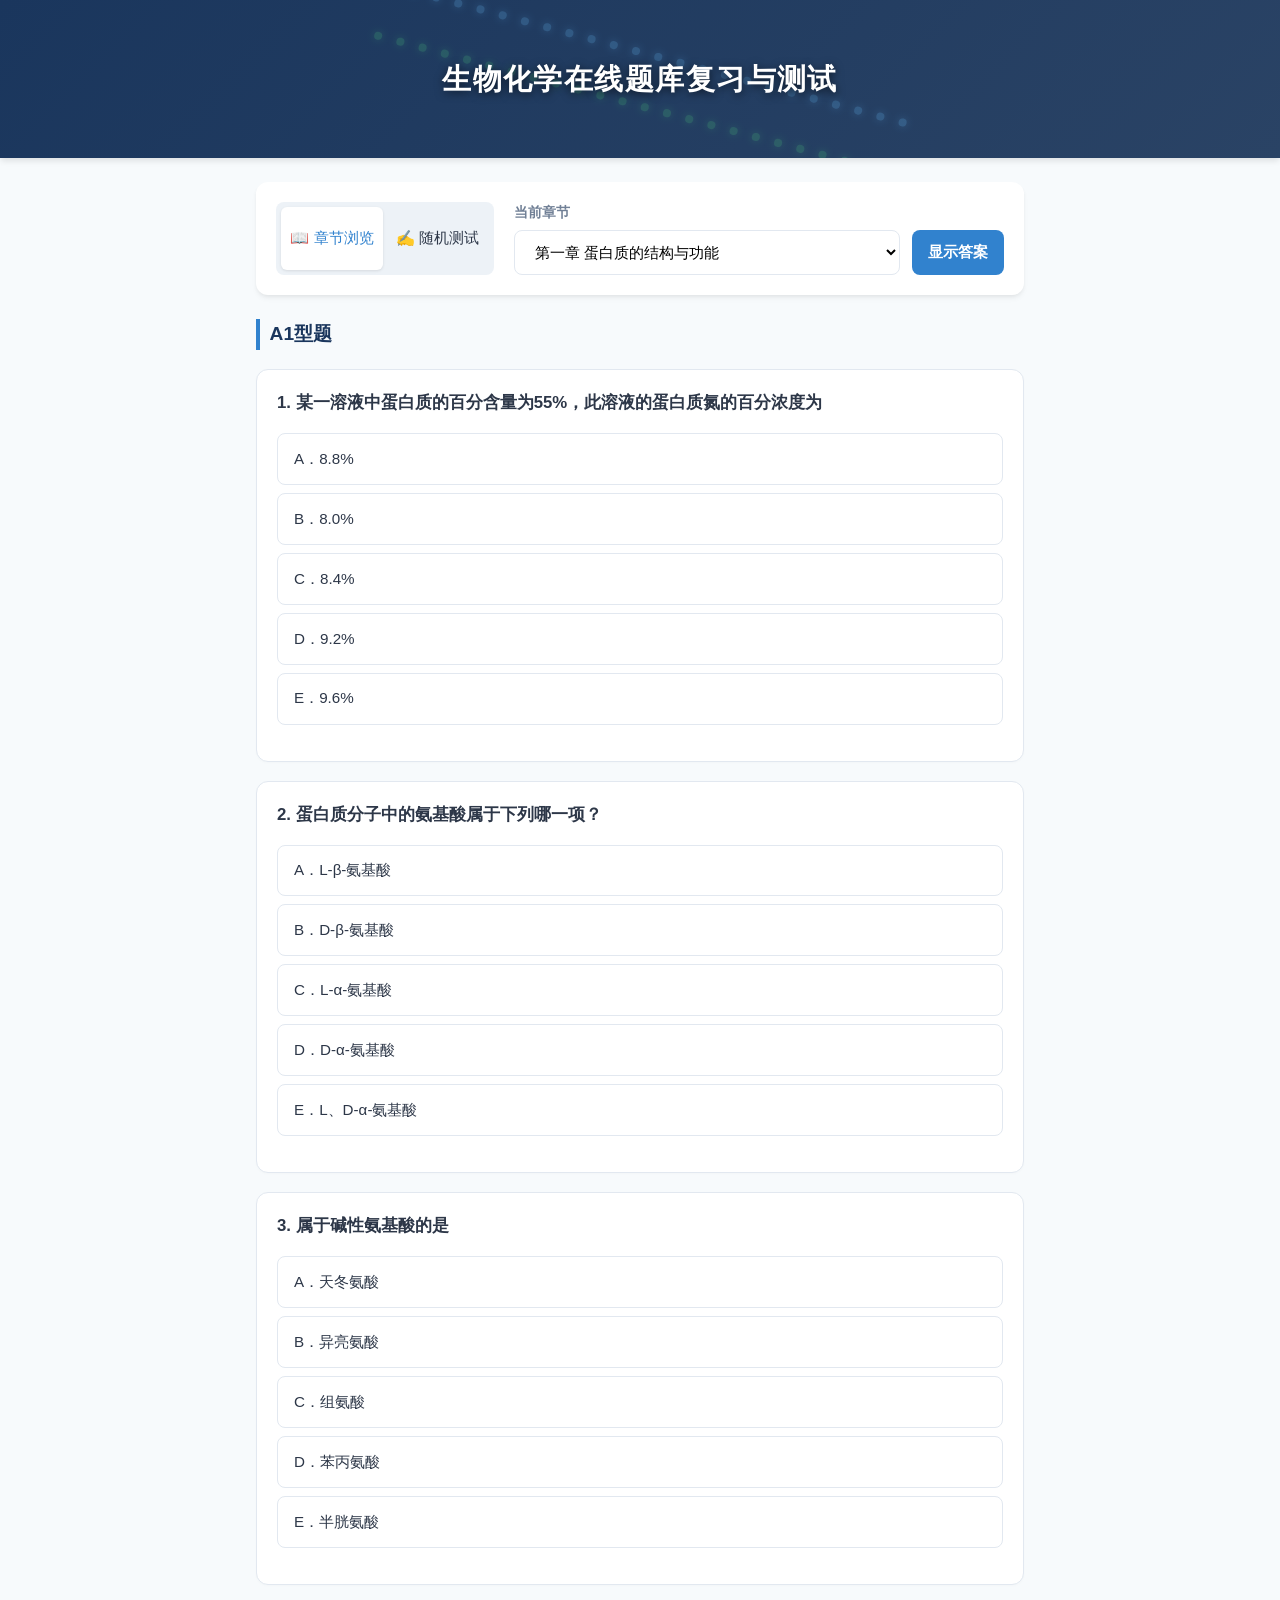
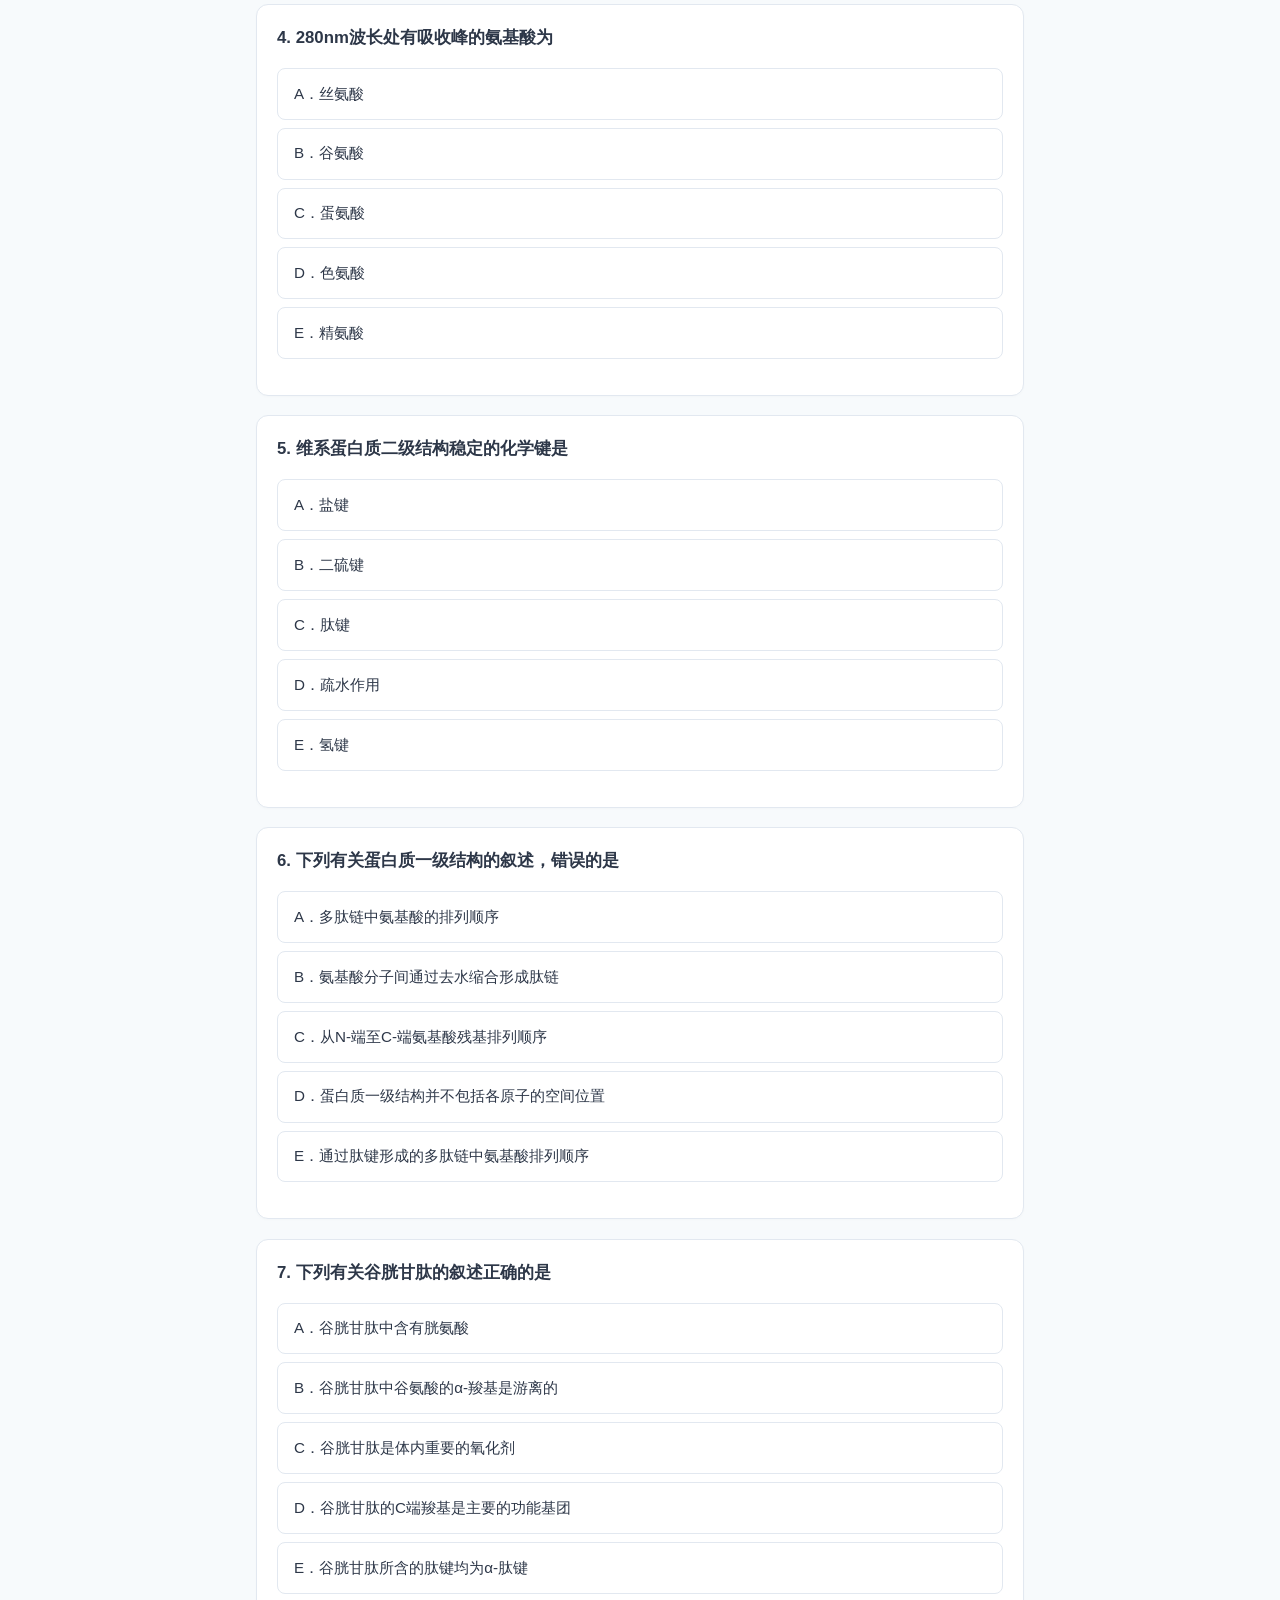
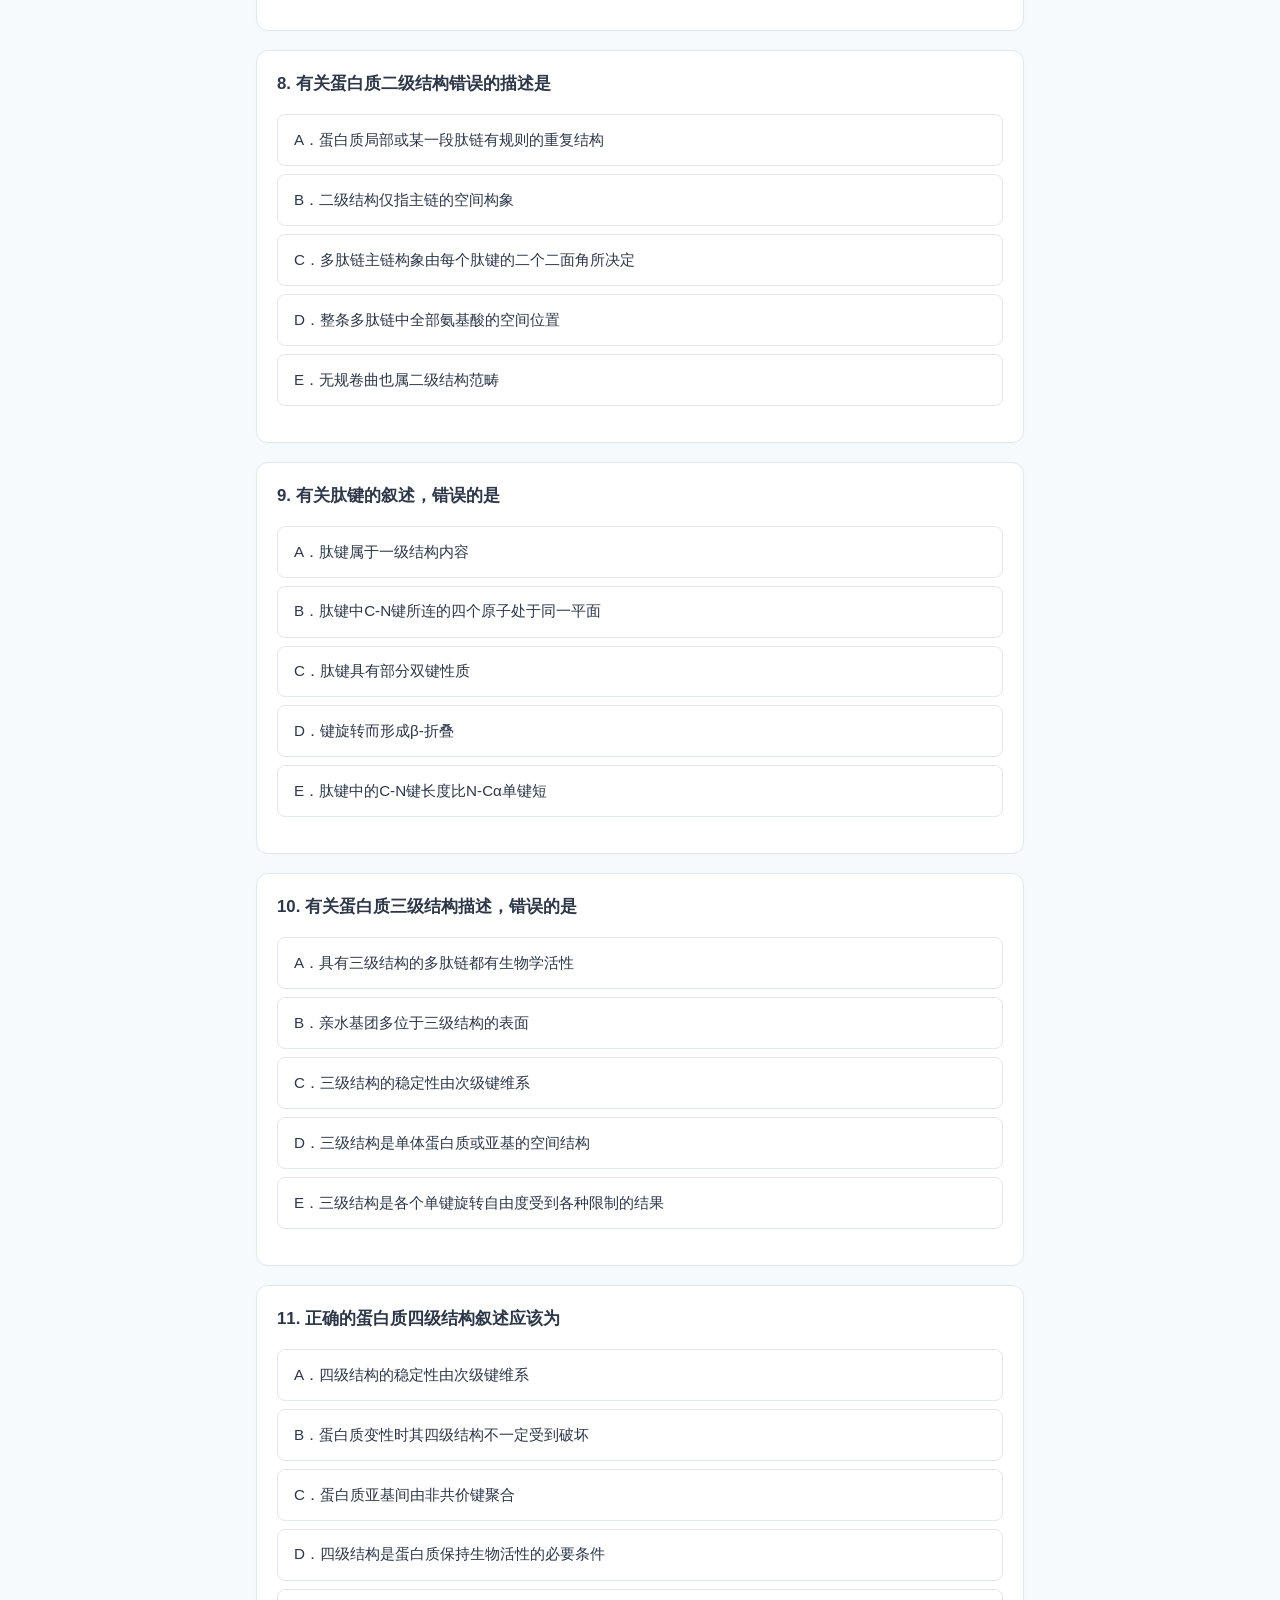
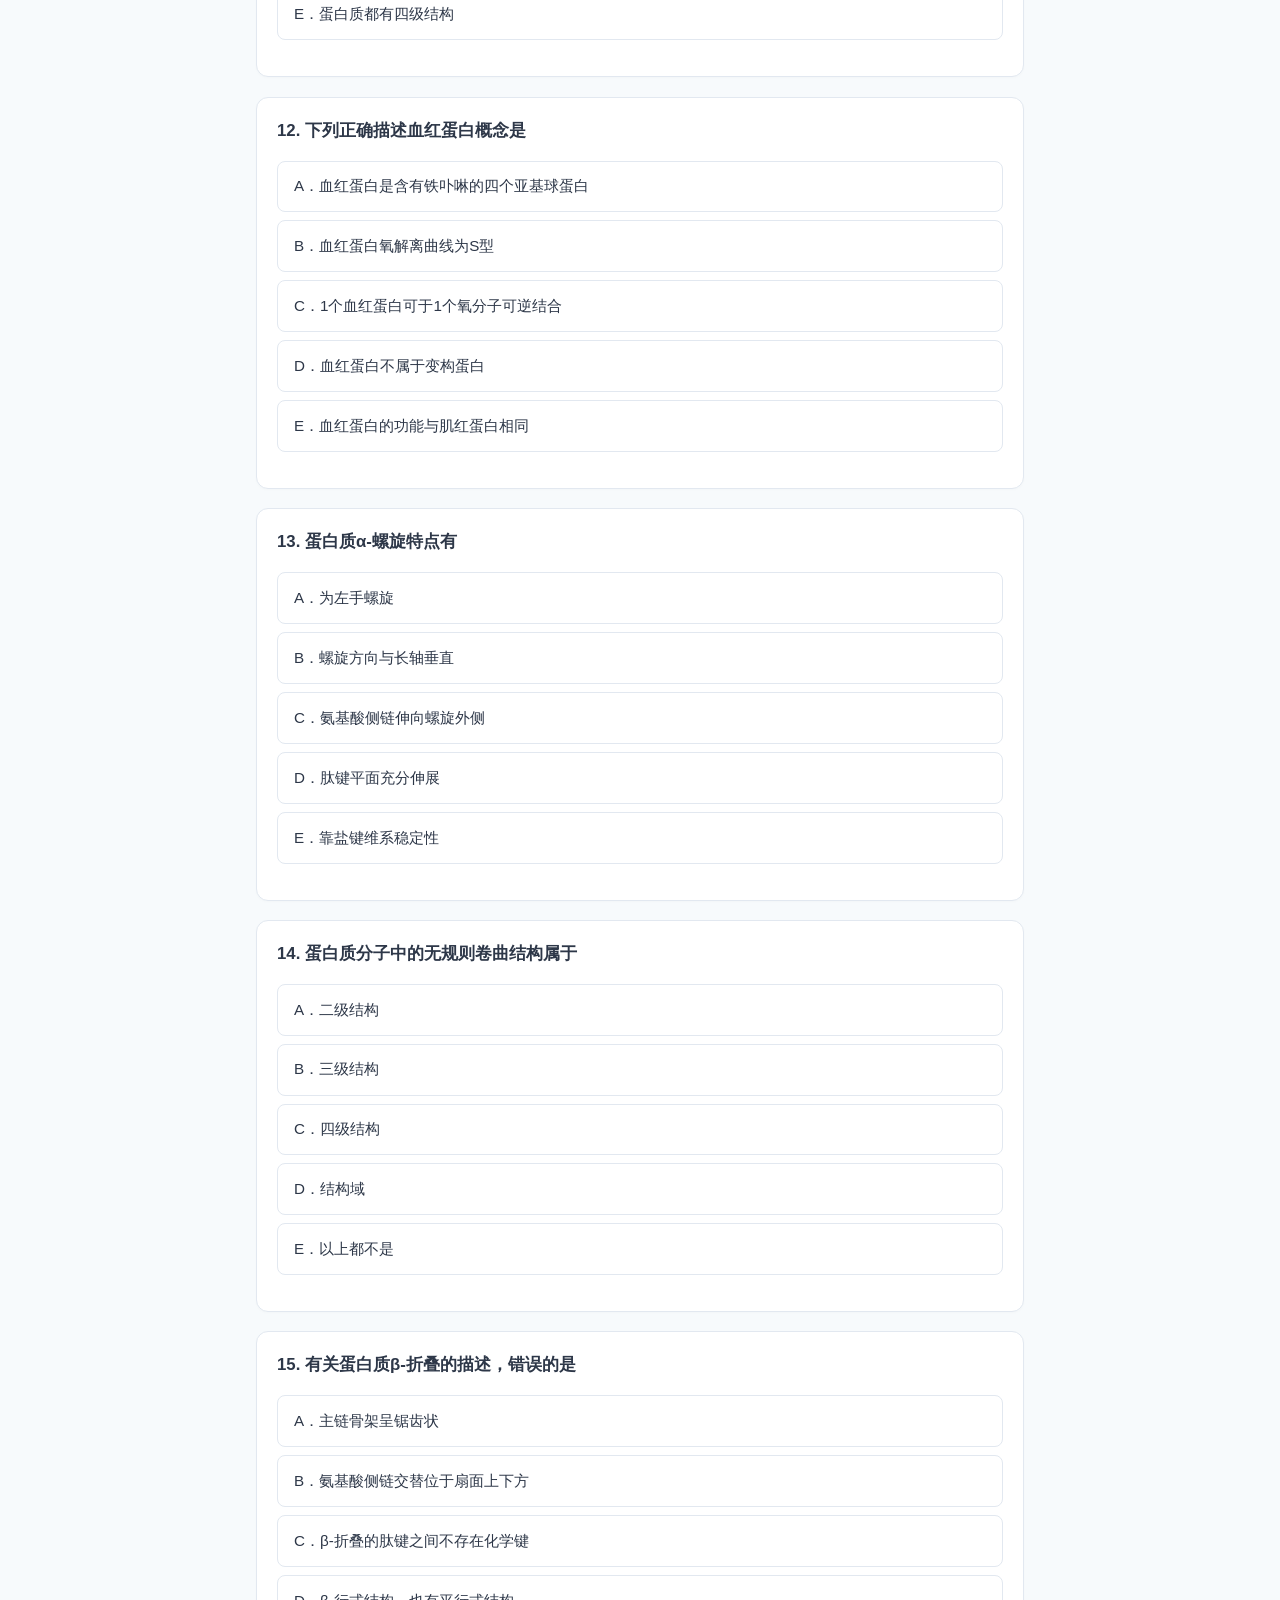
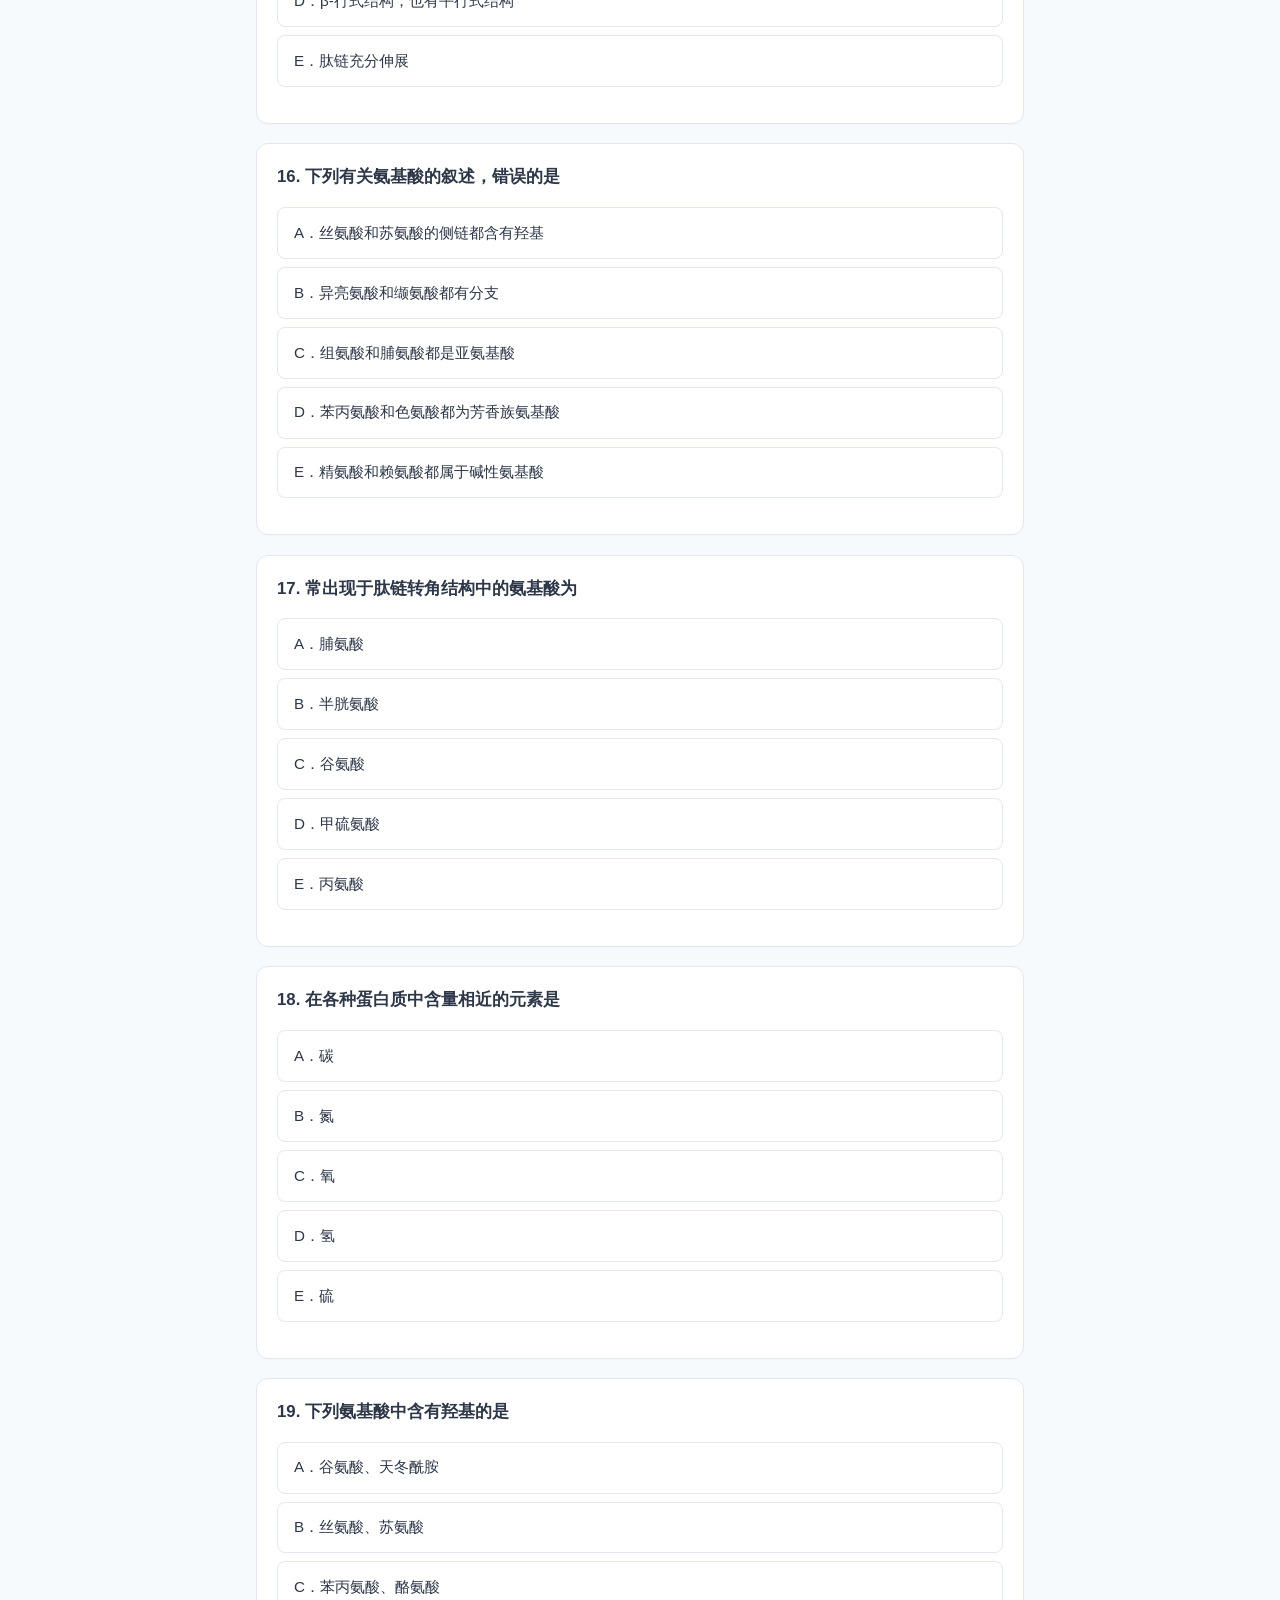
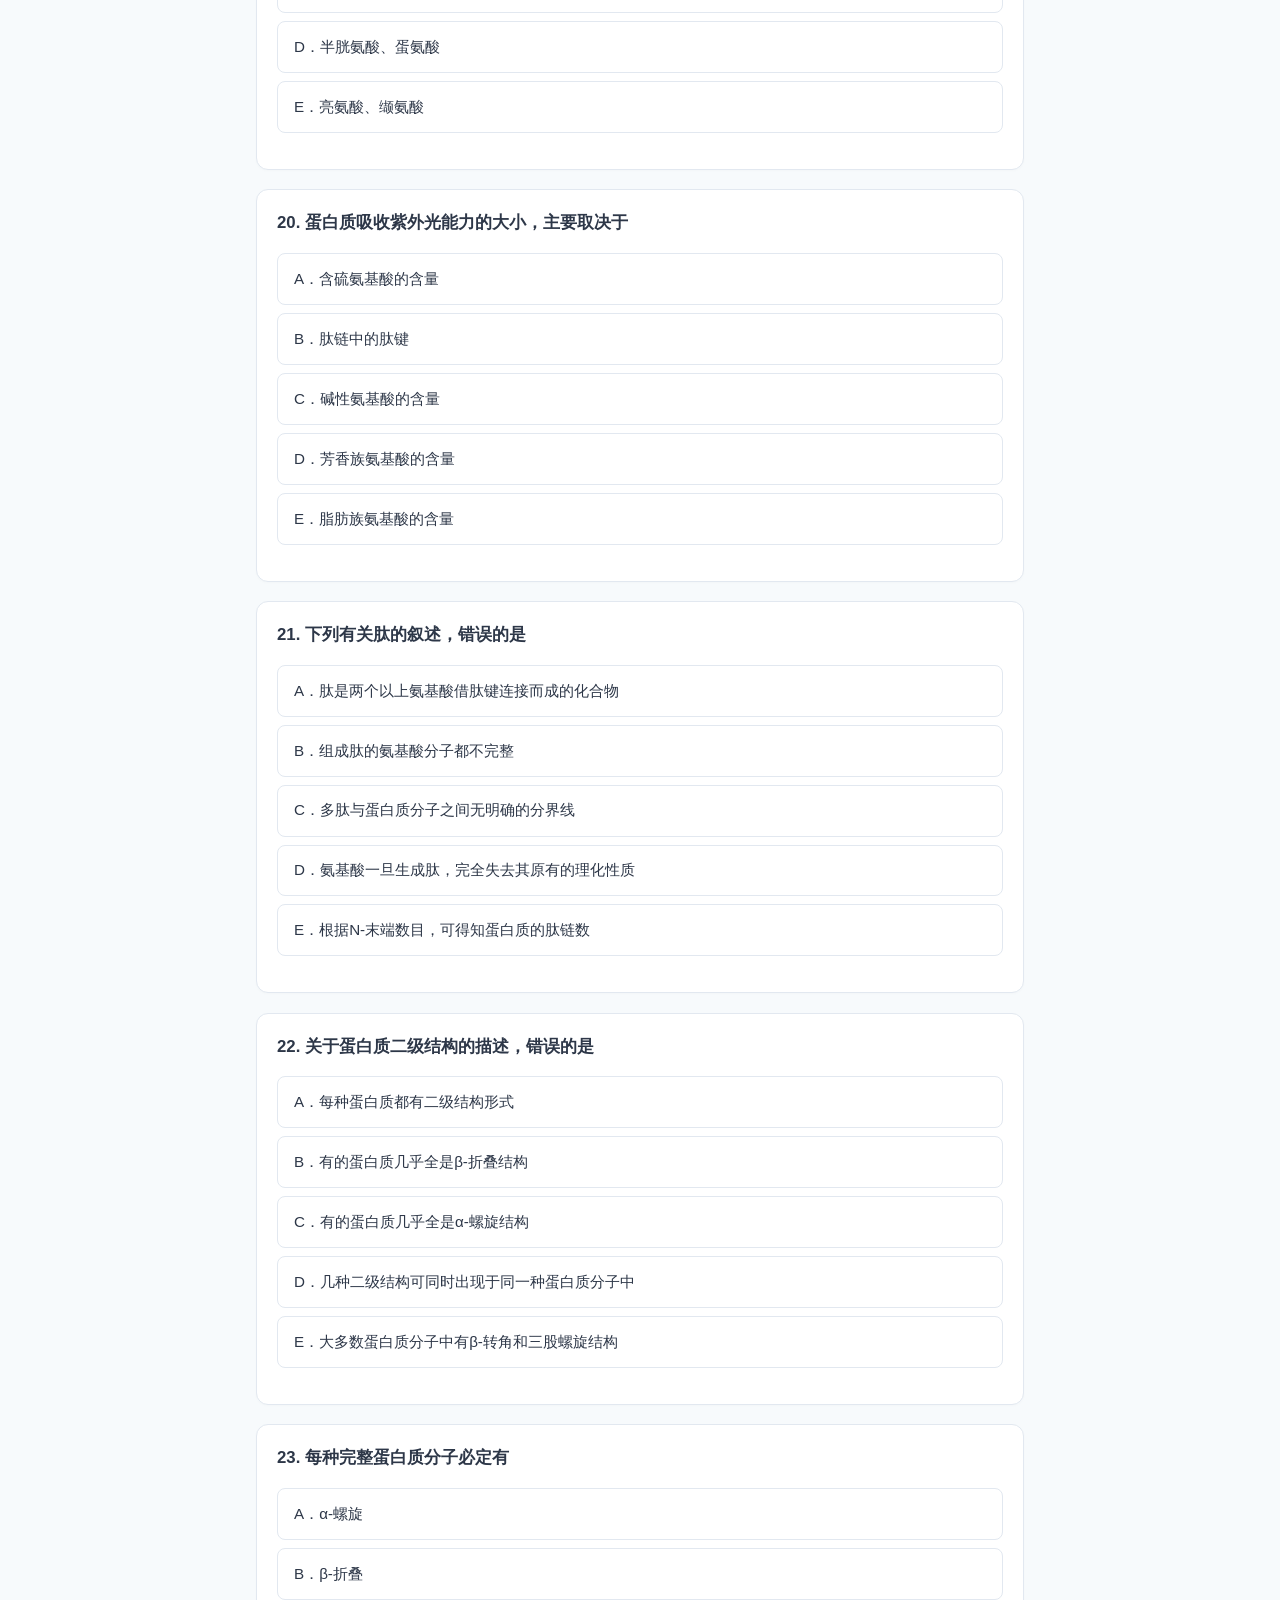
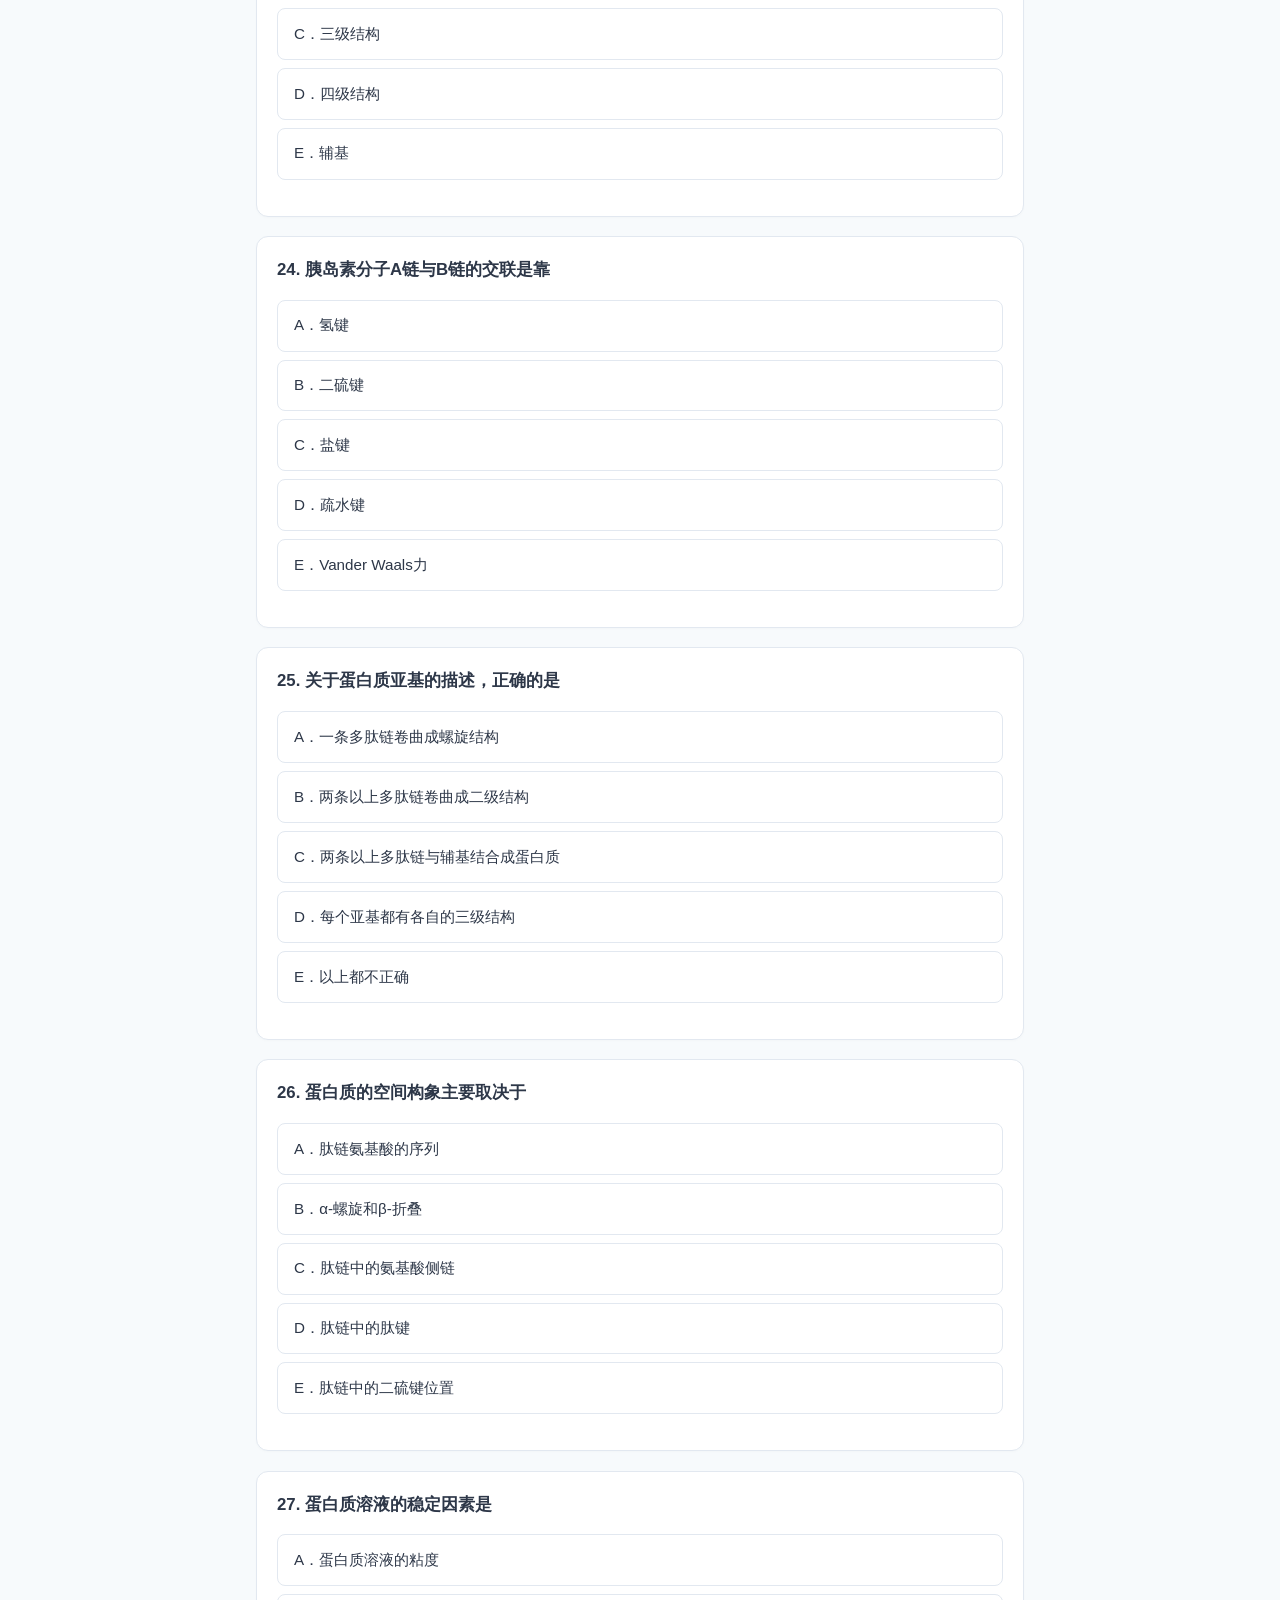
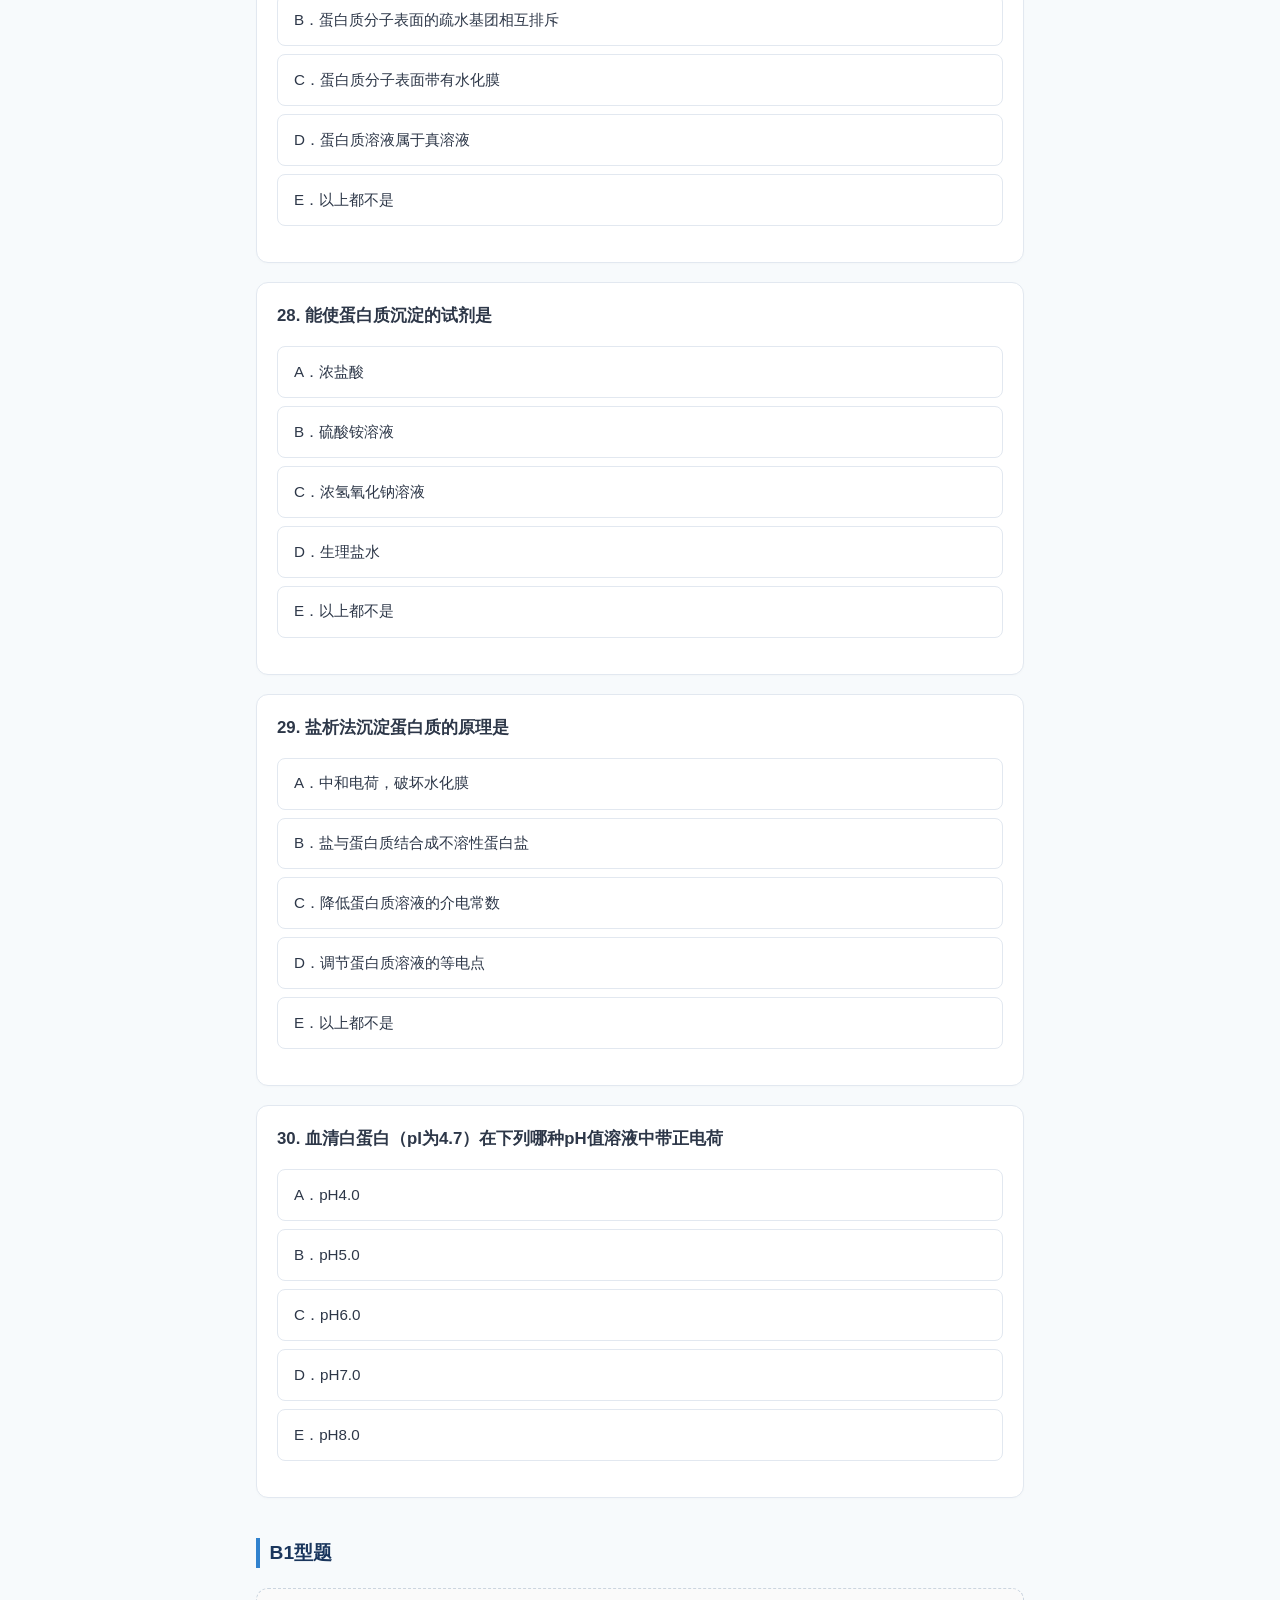
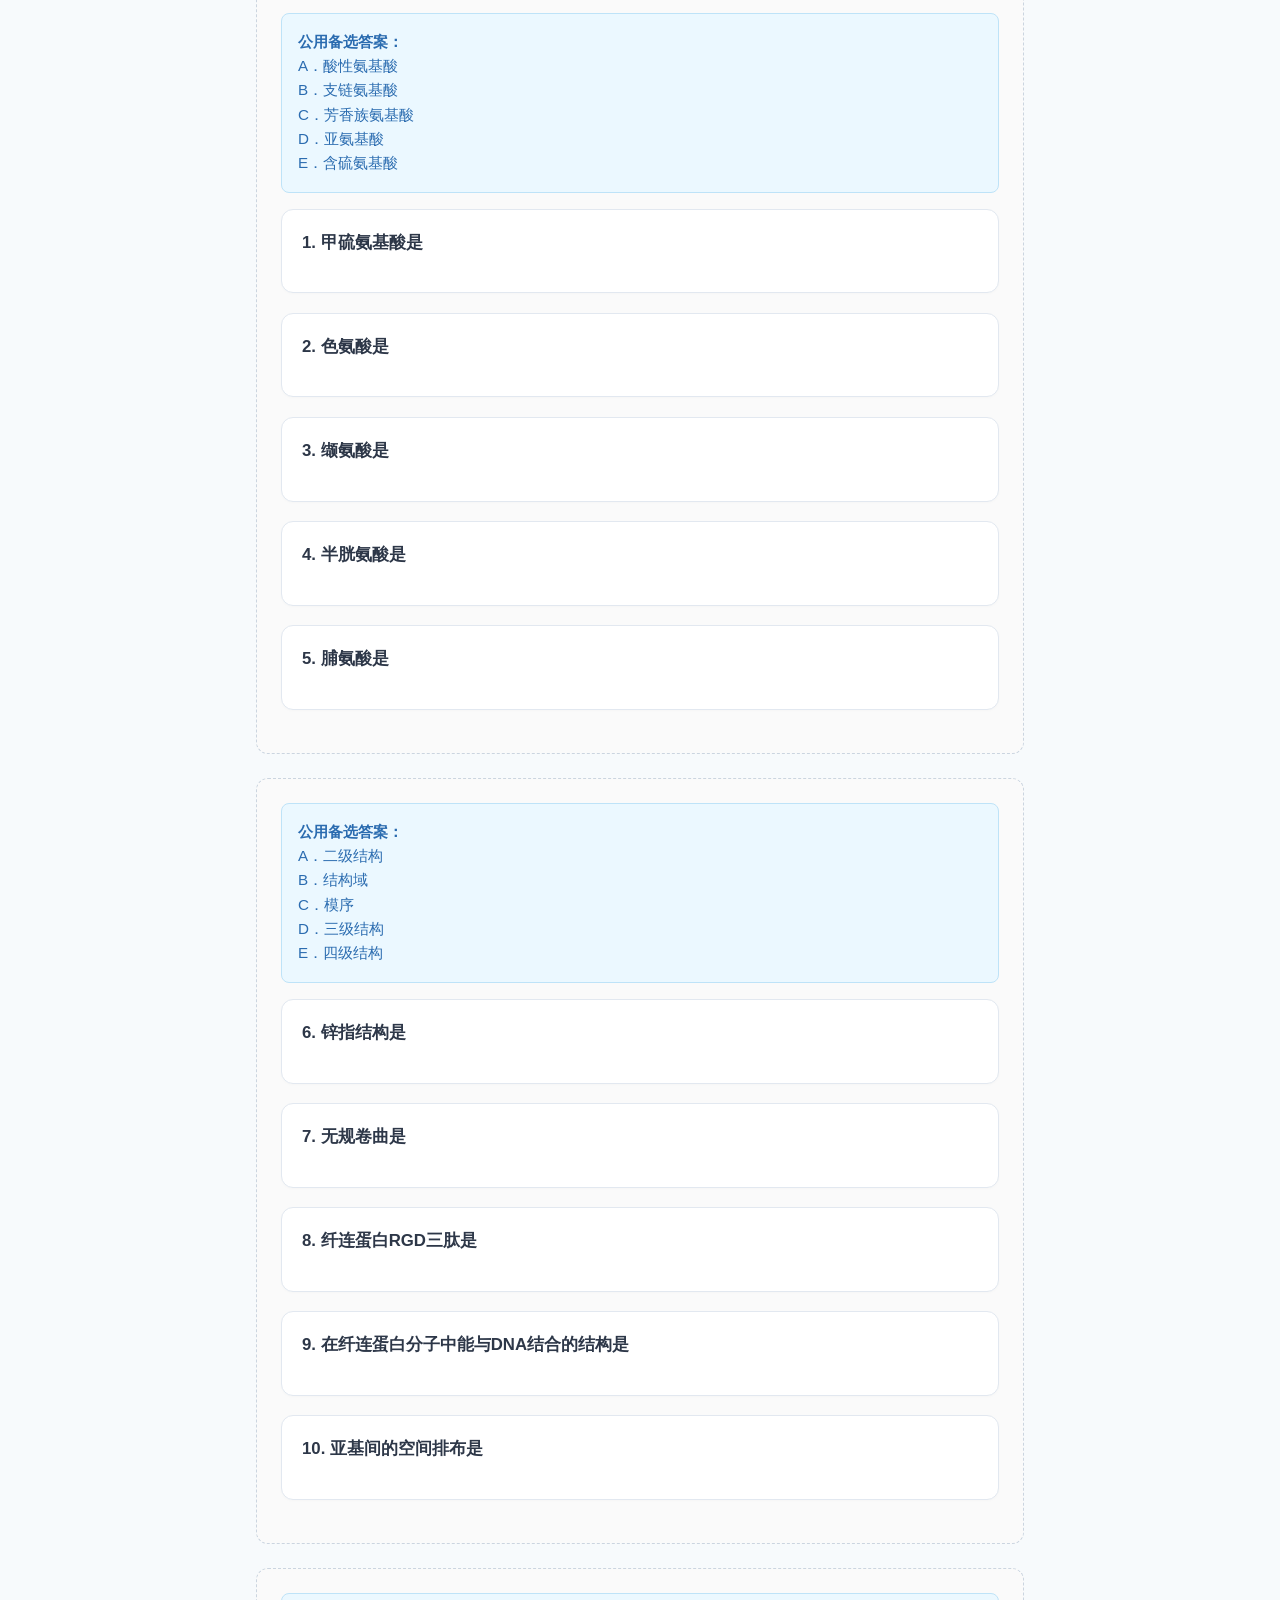
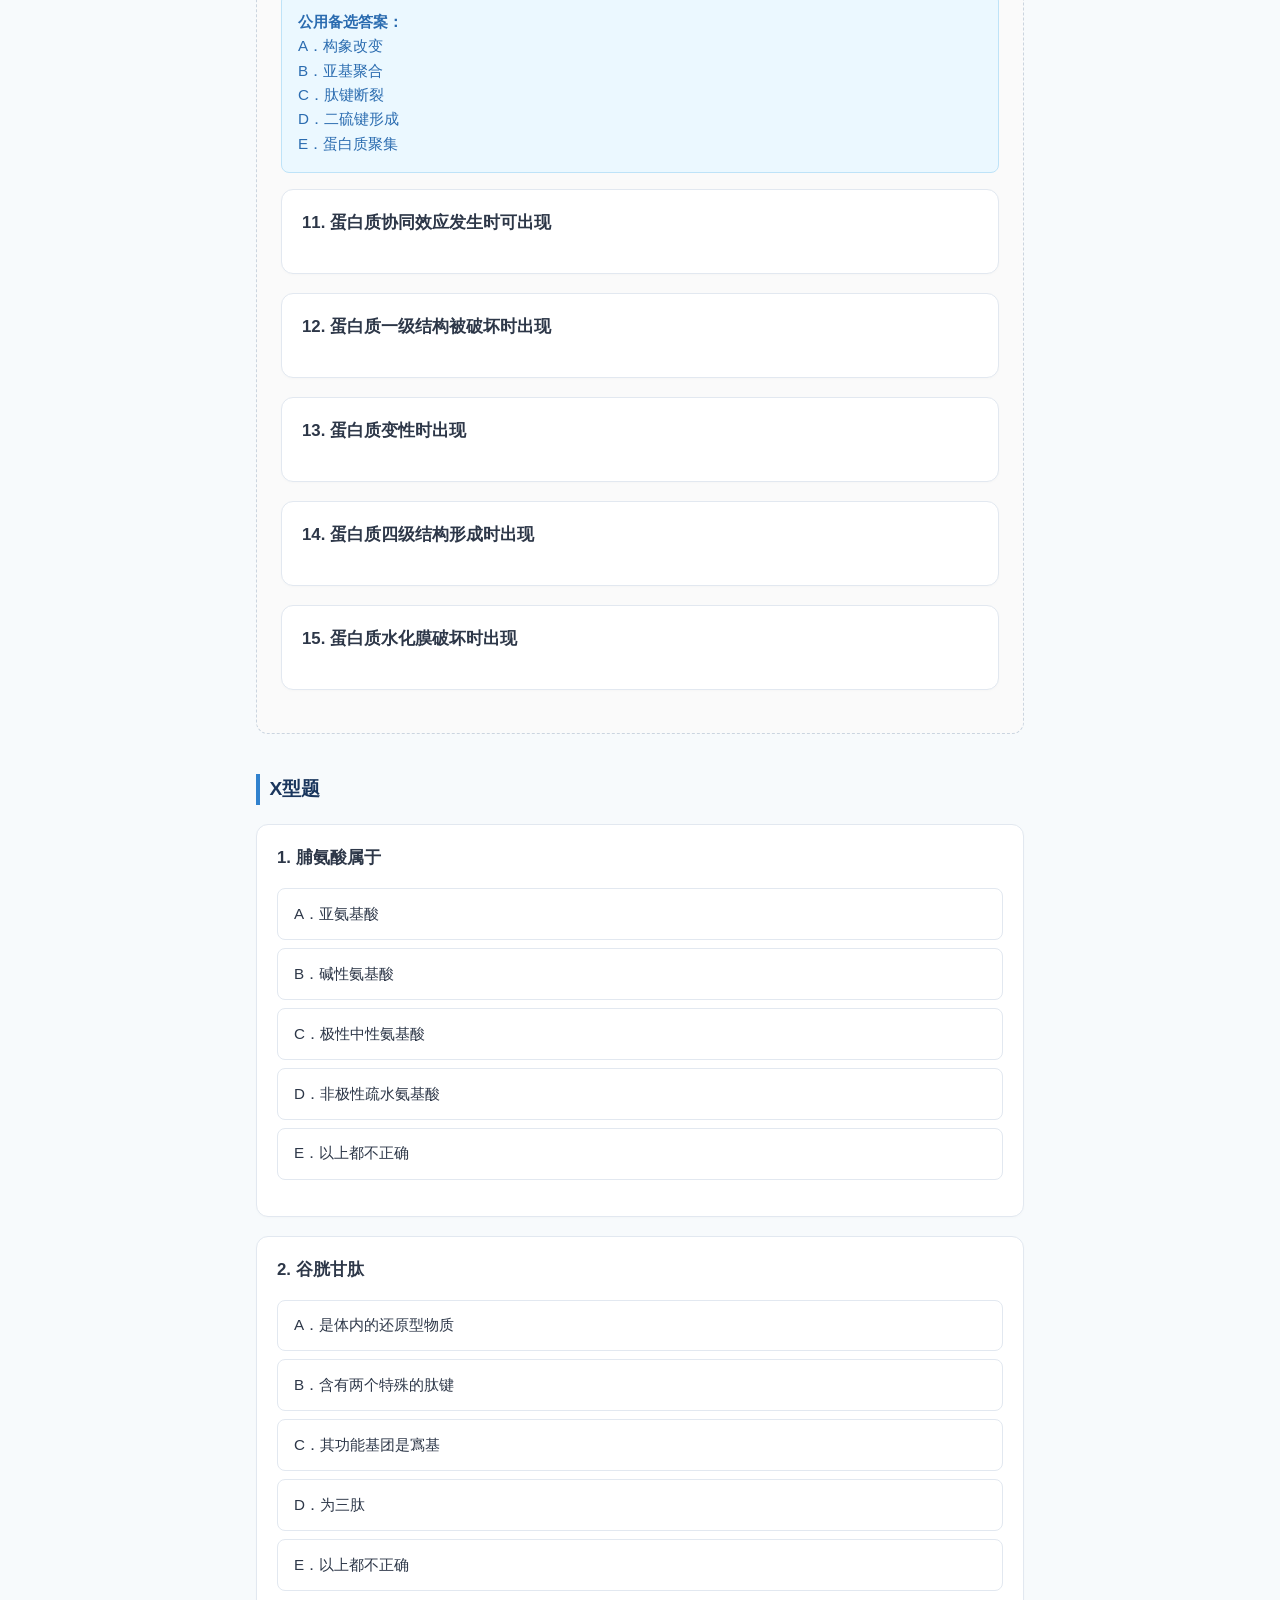
<file: bio.html>
<!DOCTYPE html>
<html lang="zh-CN">
<head>
    <meta charset="UTF-8">
    <meta name="viewport" content="width=device-width, initial-scale=1.0, maximum-scale=1.0, user-scalable=no">
    <title>生物化学题库在线复习系统</title>
    <style>
        :root {
            --primary-color: #1a365d;
            --primary-light: #2a4365;
            --accent-color: #3182ce;
            --bg-color: #f7fafc;
            --card-bg: #ffffff;
            --text-color: #2d3748;
            --text-muted: #718096;
            --border-color: #e2e8f0;
            --success-color: #38a169;
            --success-bg: #f0fff4;
            --error-color: #e53e3e;
            --error-bg: #fff5f5;
            --radius: 12px;
            --transition: all 0.25s cubic-bezier(0.4, 0, 0.2, 1);
        }

        * {
            box-sizing: border-box;
            -webkit-tap-highlight-color: transparent;
        }

        body {
            font-family: -apple-system, BlinkMacSystemFont, "Segoe UI", Roboto, "Helvetica Neue", Arial, sans-serif;
            background-color: var(--bg-color);
            color: var(--text-color);
            line-height: 1.6;
            margin: 0;
            padding: 0;
        }

        /* 顶部 Banner 区域：采用 3D 视角和溢出隐藏，承载背景动画 */
        header {
            background: linear-gradient(135deg, var(--primary-color), var(--primary-light));
            color: white;
            padding: 2.5rem 1rem;
            text-align: center;
            box-shadow: 0 4px 6px -1px rgba(0, 0, 0, 0.1);
            position: sticky;
            top: 0;
            z-index: 100;
            overflow: hidden;
            perspective: 1000px;
        }

        header h1 {
            margin: 0;
            font-size: 1.4rem;
            font-weight: 600;
            letter-spacing: 0.05em;
            position: relative;
            z-index: 5; /* 保证文字在 DNA 背景的上方 */
            text-shadow: 0 2px 8px rgba(0, 0, 0, 0.6);
        }

        /* DNA 隐伏背景容器：斜向从左上到右下放置 */
        .dna-bg-wrap {
            position: absolute;
            top: -20%;
            left: -10%;
            width: 120%;
            height: 140%;
            z-index: 1;
            transform: rotate(15deg); /* 倾斜角度，形成从左上到右下的视觉流向 */
            pointer-events: none;
            display: flex;
            align-items: center;
            justify-content: space-around;
            opacity: 0.25; /* 降低不透明度，使其幽雅地隐伏在背景中 */
        }

        /* 双螺旋动画轨道 */
        .dna-track {
            display: flex;
            flex-direction: row;
            gap: 15px;
            width: 100%;
            justify-content: center;
        }

        /* 碱基对节点 */
        .dna-pair {
            position: relative;
            width: 8px;
            height: 60px; /* 螺旋的最大展宽 */
            display: flex;
            flex-direction: column;
            justify-content: space-between;
            align-items: center;
        }

        /* 氢键连线（背景微弱可见） */
        .dna-pair::before {
            content: '';
            position: absolute;
            width: 2px;
            height: 100%;
            background: linear-gradient(to bottom, rgba(99, 179, 237, 0.3), rgba(72, 187, 120, 0.3));
            top: 0;
            left: 3px;
            z-index: 1;
            transform: scaleY(0);
            animation: bondStretch 3s infinite ease-in-out;
            animation-delay: inherit;
        }

        /* 螺旋链上的两个核苷酸节点 */
        .node-a, .node-b {
            width: 8px;
            height: 8px;
            border-radius: 50%;
            position: absolute;
            z-index: 2;
        }

        .node-a {
            background-color: #63b3ed; /* 蓝色链 */
            box-shadow: 0 0 8px #63b3ed;
            top: 0;
            animation: orbitA 3s infinite ease-in-out;
            animation-delay: inherit;
        }

        .node-b {
            background-color: #48bb78; /* 绿色链 */
            box-shadow: 0 0 8px #48bb78;
            bottom: 0;
            animation: orbitB 3s infinite ease-in-out;
            animation-delay: inherit;
        }

        /* 3D 旋转与投影动画 */
        @keyframes orbitA {
            0%, 100% {
                transform: translateY(0) scale(1.2);
                z-index: 3;
            }
            50% {
                transform: translateY(52px) scale(0.6); /* 移动至底端并缩小，模拟往深处转 */
                z-index: 1;
                opacity: 0.4;
            }
        }

        @keyframes orbitB {
            0%, 100% {
                transform: translateY(0) scale(0.6);
                z-index: 1;
                opacity: 0.4;
            }
            50% {
                transform: translateY(-52px) scale(1.2); /* 移动至顶端并放大，模拟转至近处 */
                z-index: 3;
                opacity: 1;
            }
        }

        /* 氢键随碱基距离缩放 */
        @keyframes bondStretch {
            0%, 50%, 100% { transform: scaleY(1); }
            25%, 75% { transform: scaleY(0.1); }
        }

        .container {
            max-width: 800px;
            margin: 1.5rem auto;
            padding: 0 1rem;
        }

        /* 控制栏优化：自适应网格布局 */
        .controls {
            background: var(--card-bg);
            padding: 1.25rem;
            border-radius: var(--radius);
            box-shadow: 0 4px 6px -1px rgba(0, 0, 0, 0.05), 0 2px 4px -1px rgba(0, 0, 0, 0.06);
            margin-bottom: 1.5rem;
            display: flex;
            flex-direction: column;
            gap: 1.25rem;
        }

        .mode-section {
            display: flex;
            width: 100%;
            background: #edf2f7;
            padding: 0.3rem;
            border-radius: 8px;
            gap: 0.2rem;
        }

        .mode-section label {
            flex: 1;
            text-align: center;
            padding: 0.6rem;
            cursor: pointer;
            border-radius: 6px;
            font-weight: 500;
            font-size: 0.95rem;
            transition: var(--transition);
            display: flex;
            align-items: center;
            justify-content: center;
            gap: 0.4rem;
        }

        .mode-section label:has(input:checked) {
            background: var(--card-bg);
            color: var(--accent-color);
            box-shadow: 0 1px 3px rgba(0,0,0,0.1);
        }

        .mode-section input {
            display: none; 
        }

        .action-area {
            display: flex;
            flex-direction: column;
            gap: 0.75rem;
            width: 100%;
        }

        .control-group {
            display: flex;
            flex-direction: column;
            gap: 0.4rem;
            width: 100%;
        }

        .control-group label {
            font-size: 0.85rem;
            font-weight: 600;
            color: var(--text-muted);
        }

        select, button, input[type="number"] {
            padding: 0.75rem 1rem;
            font-size: 0.95rem;
            border: 1px solid var(--border-color);
            border-radius: 8px;
            background-color: white;
            width: 100%;
            outline: none;
            transition: var(--transition);
        }

        select:focus, input[type="number"]:focus {
            border-color: var(--accent-color);
            box-shadow: 0 0 0 3px rgba(66, 153, 225, 0.15);
        }

        button {
            cursor: pointer;
            font-weight: 600;
            border: none;
            display: inline-flex;
            align-items: center;
            justify-content: center;
        }

        button.btn-primary {
            background-color: var(--accent-color);
            color: white;
        }

        button.btn-primary:hover { background-color: #2b6cb0; }
        button.btn-primary:active { transform: scale(0.98); }

        button.btn-success {
            background-color: var(--success-color);
            color: white;
        }

        button.btn-success:hover { background-color: #2f855a; }
        button.btn-success:active { transform: scale(0.98); }

        /* 题型模块与卡片 */
        .type-section {
            margin-bottom: 2.5rem;
        }

        .type-title {
            color: var(--primary-color);
            font-size: 1.2rem;
            border-left: 4px solid var(--accent-color);
            padding-left: 0.6rem;
            margin-bottom: 1.2rem;
            font-weight: 600;
        }

        .question-card {
            background: var(--card-bg);
            border: 1px solid var(--border-color);
            border-radius: var(--radius);
            padding: 1.25rem;
            margin-bottom: 1.2rem;
            box-shadow: 0 1px 3px rgba(0,0,0,0.02);
            transition: var(--transition);
        }

        .question-card:hover {
            box-shadow: 0 4px 12px rgba(0, 0, 0, 0.03);
        }

        .question-meta {
            font-size: 0.75rem;
            color: var(--text-muted);
            margin-bottom: 0.4rem;
            font-weight: 500;
        }

        .question-title {
            font-weight: 600;
            font-size: 1.05rem;
            margin-bottom: 1rem;
            display: flex;
            flex-wrap: wrap;
            align-items: center;
            gap: 0.5rem;
        }

        .options-list {
            list-style-type: none;
            padding-left: 0;
            margin: 0 0 1rem 0;
        }

        .options-list li {
            margin-bottom: 0.5rem;
            border-radius: 8px;
            border: 1px solid var(--border-color);
            transition: var(--transition);
        }

        .options-list li:has(input:checked) {
            border-color: var(--accent-color);
            background-color: #f7fafc;
        }

        .options-list label {
            padding: 0.8rem 1rem;
            display: flex;
            align-items: center;
            gap: 0.75rem;
            cursor: pointer;
            width: 100%;
            font-size: 0.95rem;
            user-select: none;
        }

        .options-list input {
            width: 1.15rem;
            height: 1.15rem;
            margin: 0;
            flex-shrink: 0;
            cursor: pointer;
        }

        .b-group {
            background: #fafafa;
            border: 1px dashed #cbd5e0;
            border-radius: var(--radius);
            padding: 1rem;
            margin-bottom: 1.5rem;
        }

        .shared-options {
            background: #ebf8ff;
            padding: 1rem;
            border-radius: 8px;
            margin-bottom: 1rem;
            border: 1px solid #bee3f8;
            font-size: 0.95rem;
            color: #2b6cb0;
        }

        .answer-box {
            margin-top: 1rem;
            padding: 0.8rem 1rem;
            background-color: #edf2f7;
            border-radius: 8px;
            font-weight: 600;
            font-size: 0.95rem;
            color: var(--primary-color);
            display: none;
            border-left: 4px solid var(--text-muted);
        }

        .show-answers .answer-box, .question-card.submitted .answer-box {
            display: block;
            animation: fadeIn 0.3s ease;
        }

        .btn-submit-q {
            width: 100%;
            padding: 0.6rem;
            font-size: 0.9rem;
            background-color: var(--primary-light);
            color: white;
            border-radius: 6px;
        }

        .q-correct {
            border: 2px solid var(--success-color) !important;
            background-color: var(--success-bg);
        }
        .q-correct .answer-box { border-left-color: var(--success-color); }

        .q-wrong {
            border: 2px solid var(--error-color) !important;
            background-color: var(--error-bg);
        }
        .q-wrong .answer-box { border-left-color: var(--error-color); }

        .feedback-tag {
            font-size: 0.8rem;
            padding: 0.15rem 0.5rem;
            border-radius: 4px;
            font-weight: bold;
        }
        .tag-success { background: #c6f6d5; color: #22543d; }
        .tag-error { background: #fed7d7; color: #742a2a; }

        .score-banner {
            background: #ebf8ff;
            border: 1px solid #90cdf4;
            padding: 1.25rem;
            border-radius: var(--radius);
            margin-bottom: 1.5rem;
            font-size: 1.1rem;
            font-weight: 700;
            text-align: center;
            color: #2b6cb0;
            animation: slideDown 0.4s ease;
        }

        .loading {
            text-align: center;
            font-size: 1.1rem;
            color: var(--text-muted);
            margin-top: 4rem;
        }

        @keyframes fadeIn {
            from { opacity: 0; transform: translateY(4px); }
            to { opacity: 1; transform: translateY(0); }
        }

        @keyframes slideDown {
            from { opacity: 0; transform: translateY(-10px); }
            to { opacity: 1; transform: translateY(0); }
        }

        @media (min-width: 600px) {
            header { padding: 3.5rem 1rem; }
            header h1 { font-size: 1.8rem; }
            .controls { flex-direction: row; }
            .mode-section { width: auto; }
            .action-area { flex-direction: row; flex: 1; }
            .control-group { width: auto; flex: 1; }
            select, button { width: auto; }
            .btn-submit-q { width: auto; padding: 0.6rem 1.2rem; }
            .b-group { padding: 1.5rem; }
        }
    </style>
</head>
<body>

    <header>
        <!-- DNA 斜切底纹容器 -->
        <div class="dna-bg-wrap">
            <div class="dna-track" id="dna-strand"></div>
        </div>
        <h1>生物化学在线题库复习与测试</h1>
    </header>

    <div class="container">
        <!-- 控制栏 -->
        <div class="controls">
            <div class="mode-section">
                <label><input type="radio" name="view-mode" value="browse" checked>📖 章节浏览</label>
                <label><input type="radio" name="view-mode" value="test">✍️ 随机测试</label>
            </div>
            
            <div class="action-area">
                <div id="browse-controls" style="display: flex; gap: 0.75rem; align-items: flex-end; width: 100%; flex-wrap: wrap;">
                    <div class="control-group">
                        <label for="chapter-select">当前章节</label>
                        <select id="chapter-select"><option value="">正在加载题库...</option></select>
                    </div>
                    <button class="btn-primary" id="toggle-answer-btn" style="height: 45px;">显示答案</button>
                </div>

                <div id="test-controls" style="display: none; gap: 0.75rem; align-items: flex-end; width: 100%; flex-wrap: wrap;">
                    <div class="control-group">
                        <label for="test-count">抽取题量</label>
                        <input type="number" id="test-count" value="20" min="5" max="100" style="height: 45px;">
                    </div>
                    <button class="btn-primary" id="gen-test-btn" style="height: 45px; flex: 1;">开始组卷</button>
                    <button class="btn-success" id="submit-test-btn" style="display: none; height: 45px; flex: 1;">交卷结分</button>
                </div>
            </div>
        </div>

        <div id="score-container"></div>

        <div id="quiz-container">
            <div class="loading">正在努力从 questions.json 加载题库数据...</div>
        </div>
    </div>

    <script>
        let quizData = [];
        let showAnswers = false;
        let currentMode = 'browse'; 
        let testQuestions = []; 

        const chapterSelect = document.getElementById('chapter-select');
        const quizContainer = document.getElementById('quiz-container');
        const toggleAnswerBtn = document.getElementById('toggle-answer-btn');
        const scoreContainer = document.getElementById('score-container');
        
        const browseControls = document.getElementById('browse-controls');
        const testControls = document.getElementById('test-controls');
        const genTestBtn = document.getElementById('gen-test-btn');
        const submitTestBtn = document.getElementById('submit-test-btn');
        const testCountInput = document.getElementById('test-count');

        // 动态填充斜穿背景的 DNA 链条节点
        function initDnaAnimation() {
            const dnaStrand = document.getElementById('dna-strand');
            const nodeCount = 24; // 节点数量，平铺横向
            dnaStrand.innerHTML = '';
            for(let i = 0; i < nodeCount; i++) {
                const pair = document.createElement('div');
                pair.className = 'dna-pair';
                // 负向延迟使得波形从左向右（配合旋转形成左上到右下的动态流动）
                pair.style.animationDelay = `${i * -0.18}s`; 
                
                const nodeA = document.createElement('div');
                nodeA.className = 'node-a';
                nodeA.style.animationDelay = `${i * -0.18}s`;
                
                const nodeB = document.createElement('div');
                nodeB.className = 'node-b';
                nodeB.style.animationDelay = `${i * -0.18}s`;

                pair.appendChild(nodeA);
                pair.appendChild(nodeB);
                dnaStrand.appendChild(pair);
            }
        }

        // 1. 获取数据
        async function loadQuizData() {
            try {
                initDnaAnimation(); 
                const response = await fetch('questions.json');
                if (!response.ok) throw new Error(`无法读取数据，错误码: ${response.status}`);
                quizData = await response.json();
                initApp();
            } catch (error) {
                quizContainer.innerHTML = `<div class="loading" style="color: var(--error-color);">加载题库失败: ${error.message}</div>`;
                console.error(error);
            }
        }

        // 2. 初始化应用
        function initApp() {
            chapterSelect.innerHTML = '';
            quizData.forEach((chapterData, index) => {
                const option = document.createElement('option');
                option.value = index;
                option.textContent = chapterData.chapter;
                chapterSelect.appendChild(option);
            });

            if (quizData.length > 0) renderChapter(0);

            document.querySelectorAll('input[name="view-mode"]').forEach(radio => {
                radio.addEventListener('change', (e) => {
                    currentMode = e.target.value;
                    scoreContainer.innerHTML = '';
                    quizContainer.classList.remove('show-answers');
                    showAnswers = false;
                    toggleAnswerBtn.textContent = '显示答案';
                    
                    if (currentMode === 'browse') {
                        browseControls.style.display = 'flex';
                        testControls.style.display = 'none';
                        submitTestBtn.style.display = 'none';
                        renderChapter(chapterSelect.value || 0);
                    } else {
                        browseControls.style.display = 'none';
                        testControls.style.display = 'flex';
                        quizContainer.innerHTML = '<div class="loading">💡 请在上方设定题量，并点击“开始组卷”按钮。</div>';
                    }
                });
            });

            chapterSelect.addEventListener('change', (e) => renderChapter(e.target.value));
            toggleAnswerBtn.addEventListener('click', () => {
                showAnswers = !showAnswers;
                quizContainer.classList.toggle('show-answers', showAnswers);
                toggleAnswerBtn.textContent = showAnswers ? '隐藏答案' : '显示答案';
            });

            genTestBtn.addEventListener('click', generateRandomTest);
            submitTestBtn.addEventListener('click', submitTest);
        }

        // 3. 浏览模式渲染
        function renderChapter(index) {
            const chapterData = quizData[index];
            if (!chapterData) return;
            quizContainer.innerHTML = '';

            chapterData.sections.forEach(section => {
                const sectionEl = document.createElement('div');
                sectionEl.className = 'type-section';
                sectionEl.innerHTML = `<h2 class="type-title">${section.type}</h2>`;

                if (section.type === 'B1型题' || section.type === 'B型题') {
                    section.groups.forEach(group => {
                        const groupEl = document.createElement('div');
                        groupEl.className = 'b-group';
                        groupEl.innerHTML = `<div class="shared-options"><strong>公用备选答案：</strong><br>${group.shared_options.join('<br>')}</div>`;

                        group.sub_questions.forEach(q => {
                            const qCard = document.createElement('div');
                            qCard.className = 'question-card';
                            qCard.innerHTML = `
                                <div class="question-title">${q.id}. ${q.title}</div>
                                <div class="answer-box">参考答案：${q.answer}</div>
                            `;
                            groupEl.appendChild(qCard);
                        });
                        sectionEl.appendChild(groupEl);
                    });
                } else {
                    section.questions.forEach(q => {
                        const qCard = document.createElement('div');
                        qCard.className = 'question-card';
                        const optionsHtml = q.options.map(opt => `<li><label>${opt}</label></li>`).join('');
                        qCard.innerHTML = `
                            <div class="question-title">${q.id}. ${q.title}</div>
                            <ul class="options-list">${optionsHtml}</ul>
                            <div class="answer-box">参考答案：${q.answer}</div>
                        `;
                        sectionEl.appendChild(qCard);
                    });
                }
                quizContainer.appendChild(sectionEl);
            });
            quizContainer.classList.toggle('show-answers', showAnswers);
        }

        // 4. 测试模式：生成试卷
        function generateRandomTest() {
            scoreContainer.innerHTML = '';
            quizContainer.innerHTML = '';
            quizContainer.classList.remove('show-answers');
            
            let allPool = []; 
            
            quizData.forEach(ch => {
                ch.sections.forEach(sec => {
                    if (sec.type === 'B1型题' || sec.type === 'B型题') {
                        sec.groups.forEach(group => {
                            group.sub_questions.forEach(q => {
                                allPool.push({
                                    type: sec.type,
                                    title: q.title,
                                    options: group.shared_options,
                                    answer: q.answer,
                                    chapter: ch.chapter
                                });
                            });
                        });
                    } else {
                        sec.questions.forEach(q => {
                            allPool.push({
                                type: sec.type,
                                title: q.title,
                                options: q.options,
                                answer: q.answer,
                                chapter: ch.chapter
                            });
                        });
                    }
                });
            });

            if(allPool.length === 0) {
                quizContainer.innerHTML = '<div class="loading">题库中没有可用的题目。</div>';
                return;
            }

            allPool.sort(() => Math.random() - 0.5);
            let count = parseInt(testCountInput.value) || 20;
            testQuestions = allPool.slice(0, Math.min(count, allPool.length));

            testQuestions.forEach((q, index) => {
                const qCard = document.createElement('div');
                qCard.className = 'question-card';
                qCard.setAttribute('data-index', index);

                const inputType = q.type === 'X型题' ? 'checkbox' : 'radio';

                const optionsHtml = q.options.map(opt => {
                    const match = opt.match(/^([A-E])\b/i) || opt.trim().match(/^([A-E])．/i);
                    const optVal = match ? match[1].toUpperCase() : opt.charAt(0).toUpperCase(); 
                    return `
                        <li>
                            <label>
                                <input type="${inputType}" name="q-${index}" value="${optVal}">
                                <span>${opt}</span>
                            </label>
                        </li>
                    `;
                }).join('');

                qCard.innerHTML = `
                    <div class="question-meta">${q.chapter} | ${q.type}</div>
                    <div class="question-title"><span class="q-num">${index + 1}.</span> ${q.title}</div>
                    <ul class="options-list">${optionsHtml}</ul>
                    <button class="btn-submit-q" onclick="checkSingleQuestion(${index})">确定答案</button>
                    <div class="answer-box">标准答案：${q.answer}</div>
                `;
                quizContainer.appendChild(qCard);
            });

            submitTestBtn.style.display = 'inline-block';
        }

        // 5. 单题即时批改
        function checkSingleQuestion(index) {
            const q = testQuestions[index];
            const qCard = quizContainer.querySelector(`.question-card[data-index="${index}"]`);
            const checkedInputs = qCard.querySelectorAll(`input[name="q-${index}"]:checked`);
            
            let userAnswer = Array.from(checkedInputs).map(i => i.value).sort().join('');
            let standardAnswer = q.answer.trim().toUpperCase().replace(/[^A-E]/g, '').split('').sort().join('');

            const isCorrect = (userAnswer === standardAnswer);
            
            qCard.classList.remove('q-correct', 'q-wrong');
            const oldFeedback = qCard.querySelector('.feedback-tag');
            if (oldFeedback) oldFeedback.remove();

            qCard.classList.add('submitted'); 
            const titleEl = qCard.querySelector('.question-title');
            const feedbackEl = document.createElement('span');

            if (isCorrect) {
                qCard.classList.add('q-correct');
                feedbackEl.className = 'feedback-tag tag-success';
                feedbackEl.textContent = '正确';
            } else {
                qCard.classList.add('q-wrong');
                feedbackEl.className = 'feedback-tag tag-error';
                feedbackEl.textContent = `错误 (你选: ${userAnswer || '未答'})`;
            }
            titleEl.insertBefore(feedbackEl, titleEl.firstChild);
            
            qCard.querySelectorAll(`input[name="q-${index}"]`).forEach(input => input.disabled = true);
            const submitBtn = qCard.querySelector('.btn-submit-q');
            submitBtn.disabled = true;
            submitBtn.style.display = 'none';
        }

        // 6. 整卷提交
        function submitTest() {
            let correctCount = 0;

            testQuestions.forEach((q, index) => {
                const qCard = quizContainer.querySelector(`.question-card[data-index="${index}"]`);
                if (!qCard.classList.contains('submitted')) {
                    checkSingleQuestion(index);
                }
                if (qCard.classList.contains('q-correct')) {
                    correctCount++;
                }
            });

            quizContainer.classList.add('show-answers');

            const scorePercent = Math.round((correctCount / testQuestions.length) * 100);
            scoreContainer.innerHTML = `
                <div class="score-banner">
                    🏁 测试结束！最终得分率：${correctCount} / ${testQuestions.length} 题 (${scorePercent}%)
                </div>
            `;
            
            window.scrollTo({ top: 0, behavior: 'smooth' });
        }

        window.addEventListener('DOMContentLoaded', loadQuizData);
    </script>
</body>
</html>
</file>
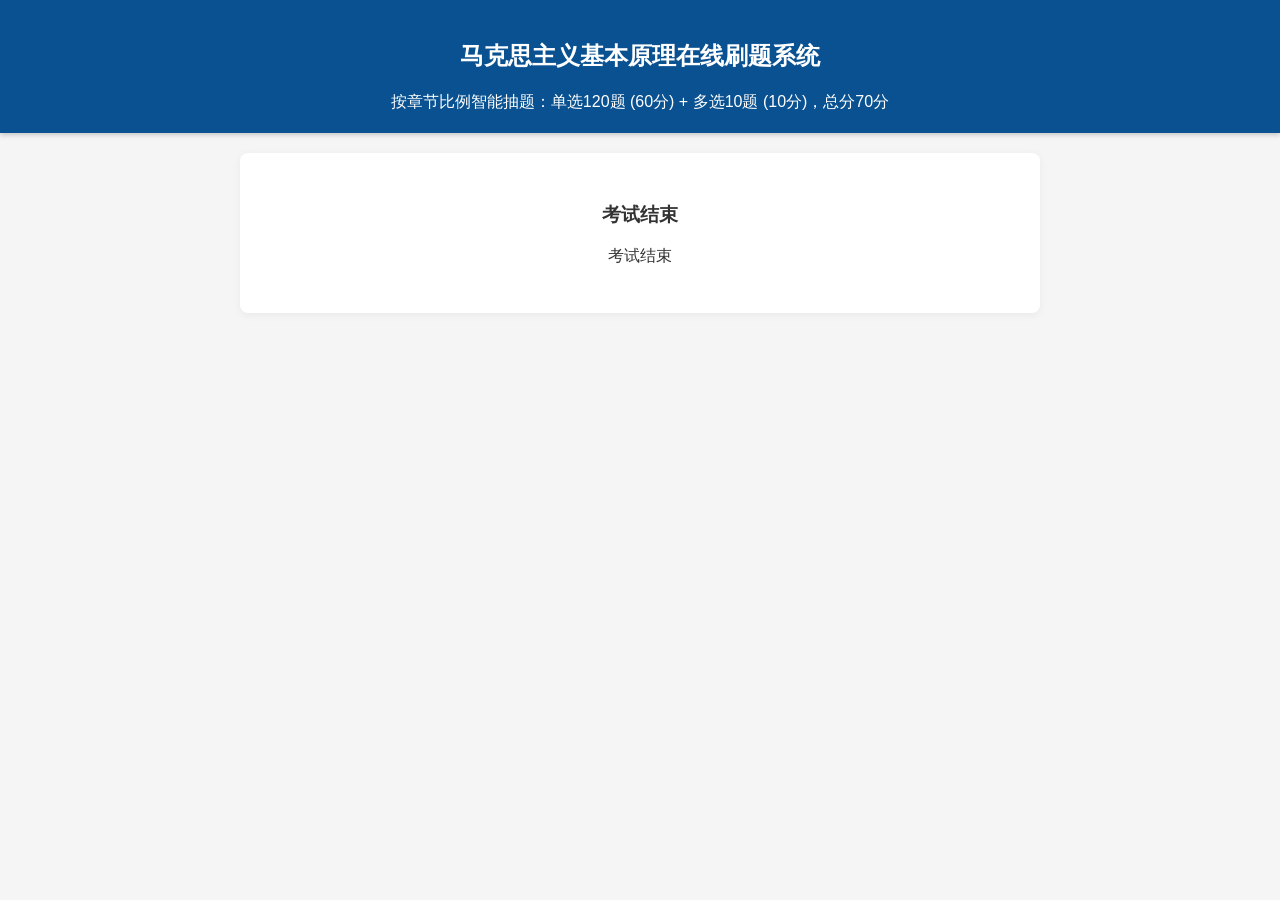
<file: quiz.html>
<!DOCTYPE html>
<html lang="zh-CN">
<head>
    <meta charset="UTF-8">
    <title>马克思主义基本原理在线刷题系统</title>
    <style>
        :root {
            --primary-color: #095191;
            --bg-color: #f5f5f5;
            --card-bg: #ffffff;
            --text-color: #333333;
            --correct-color: #2e7d32;
            --wrong-color: #d32f2f;
        }
        body {
            font-family: "Helvetica Neue", Helvetica, "PingFang SC", "Hiragino Sans GB", "Microsoft YaHei", Arial, sans-serif;
            background-color: var(--bg-color);
            color: var(--text-color);
            margin: 0;
            padding: 0;
        }
        .header {
            background-color: var(--primary-color);
            color: white;
            text-align: center;
            padding: 20px 0;
            position: sticky;
            top: 0;
            z-index: 100;
            box-shadow: 0 2px 5px rgba(0,0,0,0.2);
        }
        .container {
            max-width: 800px;
            margin: 20px auto;
            padding: 0 15px;
        }
        .welcome-card, .result-card {
            background-color: var(--card-bg);
            border-radius: 8px;
            padding: 30px;
            box-shadow: 0 2px 10px rgba(0,0,0,0.05);
            text-align: center;
            margin-bottom: 20px;
        }
        .btn {
            background-color: var(--primary-color);
            color: white;
            border: none;
            padding: 12px 30px;
            font-size: 16px;
            border-radius: 4px;
            cursor: pointer;
            transition: background 0.2s;
        }
        .btn:hover {
            background-color: #b71c1c;
        }
        .quiz-container {
            display: none;
        }
        .question-card {
            background-color: var(--card-bg);
            border-radius: 8px;
            padding: 20px;
            margin-bottom: 20px;
            box-shadow: 0 2px 5px rgba(0,0,0,0.05);
        }
        .question-meta {
            font-size: 13px;
            color: #757575;
            margin-bottom: 8px;
        }
        .question-title {
            font-size: 16px;
            font-weight: bold;
            line-height: 1.5;
            margin-bottom: 15px;
        }
        .option-list {
            list-style-type: none;
            padding: 0;
            margin: 0;
        }
        .option-item {
            padding: 10px 15px;
            border: 1px solid #e0e0e0;
            margin-bottom: 8px;
            border-radius: 4px;
            cursor: pointer;
            transition: all 0.2s;
            display: flex;
            align-items: center;
        }
        .option-item:hover {
            background-color: #f5f5f5;
        }
        .option-item input {
            margin-right: 10px;
        }
        .option-item.selected {
            background-color: #ffebee;
            border-color: #ffcdd2;
        }
        .option-item.correct {
            background-color: #e8f5e9 !important;
            border-color: #c8e6c9 !important;
            color: var(--correct-color);
        }
        .option-item.wrong {
            background-color: #ffebee !important;
            border-color: #ffcdd2 !important;
            color: var(--wrong-color);
        }
        .explanation {
            margin-top: 15px;
            padding-top: 15px;
            border-top: 1px dashed #e0e0e0;
            display: none;
        }
        .score-display {
            font-size: 48px;
            font-weight: bold;
            color: var(--primary-color);
            margin: 20px 0;
        }
        .floating-bar {
            position: fixed;
            bottom: 20px;
            right: 20px;
            background: rgba(0,0,0,0.8);
            color: white;
            padding: 10px 20px;
            border-radius: 20px;
            font-size: 14px;
            display: none;
            z-index: 99;
        }
    </style>
</head>
<body>

<div class="header">
    <h2>马克思主义基本原理在线刷题系统</h2>
    <div id="sub-title">按章节比例智能抽题：单选120题 (60分) + 多选10题 (10分)，总分70分</div>
</div>

<div class="container">
    <!-- 欢迎开始界面 -->
    <div class="welcome-card" id="start-card">
        <h3>考试结束</h3>
        <p>考试结束</p>
        
    </div>

    <!-- 答题区域 -->
    <div class="quiz-container" id="quiz-area">
        <div id="questions-list"></div>
        <div style="text-align: center; margin: 30px 0 60px 0;">
            <button class="btn" id="submit-btn" onclick="submitQuiz()">交卷并查看分析</button>
        </div>
    </div>

    <!-- 结果分析界面 -->
    <div class="result-card" id="result-card" style="display: none;">
        <h3>答题报告</h3>
        <div class="score-display" id="final-score">0.0 分</div>
        <p id="score-details"></p>
        <button class="btn" onclick="window.location.reload()">再来一套</button>
    </div>
</div>

<div class="floating-bar" id="float-progress">
    已答: <span id="answered-count">0</span> / 130
</div>

<script>
// --- 题库核心数据结构 ---
const questionBank = {
    single: [
        // 导论
        {ch: "导论", q: "恩格斯于1820年11月28日出生在德国巴门市的一个工厂主家庭。他称自己一生所做的事就是“拉第二小提琴”。恩格斯不仅与马克思一起创立马克思主义，参加并指导国际工人运动，而且在传播和发展马克思主义方面作出了杰出的贡献。恩格斯全面阐述马克思主义理论体系的著作是（   ）。", o: ["A.《共产党宣言》", "B.《家庭、私有制和国家的起源》", "C.《反杜林论》", "D.《自然辩证法》"], a: "C"},
        {ch: "导论", q: "马克思主义是（   ）。", o: ["A.关于未来社会具体设想的学说", "B.人类全部优秀文化成果和总汇", "C.自然知识和社会知识的总和", "D.关于无产阶级和人类解放的科学"], a: "D"},
        {ch: "导论", q: "马克思一生中最重要的理论发现是（   ）。", o: ["A.无产阶级革命和无产阶级专政学说", "B.社会主义和共产主义学说", "C.唯物史观和剩余价值学说", "D.关于无产阶级政党和无产阶级领袖的学说"], a: "C"},
        {ch: "导论", q: "马克思主义的直接理论来源是（   ）。", o: ["A.法国唯物主义、英国经验主义、德国理性主义", "B.德国古典哲学、英国古典政治经济学、英法空想社会主义", "C.细胞学说、能量守恒定律、生物进化论", "D.法国历史哲学、英国科学主义、欧洲人文主义"], a: "B"},
        {ch: "导论", q: "马克思、恩格斯始终站在革命斗争的最前沿，他们的一生是为推翻旧世界、建立新世界而不息战斗的一生。马克思、恩格斯领导创建的世界上第一个无产阶级政党是（   ）。", o: ["A.国际工人协会", "B.正义者联盟", "C.共产主义者同盟", "D.社会主义工人国际"], a: "C"},
        {ch: "导论", q: "马克思主义是时代的产物，它的产生有其深刻的社会根源、阶级基础和思想渊源。马克思主义产生的经济、社会历史条件是（   ）。", o: ["A.马克思、恩格斯的革命实践", "B.无产阶级反抗资产阶级斗争的日趋激化", "C.资本主义经济的发展", "D.人类文明成果的最新发展"], a: "C"},
        {ch: "导论", q: "马克思主义的理论品质是（   ）。", o: ["A.自我批判", "B.与时俱进", "C.不迷信权威", "D.批判与继承的统一"], a: "B"},
        {ch: "导论", q: "1844年8月底，马克思和恩格斯在巴黎会面。这次会面使他们发现彼此的基本观点完全一致，于是开始了在科学理论研究和革命活动中的长期合作。马克思和恩格斯首次系统阐述历史唯物主义基本观点的著作是（   ）。", o: ["A.《德意志意识形态》", "B.《神圣家族》", "C.《哲学的贫困》", "D.《共产党宣言》"], a: "A"},
        {ch: "导论", q: "习近平总书记指出：“中国共产党为什么能，中国特色社会主义为什么好，归根到底是因为马克思主义行！”马克思主义之所以“行”，根本原因在于（   ）。", o: ["A.马克思主义具有鲜明的政治立场", "B.马克思主义自觉地历史担当", "C.马克思主义是科学的世界观和方法论", "D.马克思主义是无产阶级政党自我革新的武器"], a: "C"},
        {ch: "导论", q: "下列选项中不属于马克思主义直接理论来源的是（   ）。", o: ["A.德国古典哲学", "B.法国启蒙思想", "C.英国古典经济学", "D.英法两国空想社会主义学说"], a: "B"},
        {ch: "导论", q: "马克思主义中国化时代化的最新成果（   ）。", o: ["A.科学发展观", "B.社会主义荣辱观", "C.习近平新时代中国特色社会主义思想", "D.社会主义核心价值观"], a: "C"},
        {ch: "导论", q: "世界观是（   ）。", o: ["A.辩证思维的基本观点", "B.观察分析问题的根本方法", "C.对社会的根本看法", "D.人们对整个世界的总的看法和根本观点"], a: "D"},
        {ch: "导论", q: "马克思主义哲学与唯心主义哲学、旧唯物主义哲学的根本区别在于（   ）。", o: ["A.坚持人的主体地位", "B.坚持用辩证发展的观点去认识世界", "C.坚持物质第一性、意识第二性", "D.坚持从客观的物质实践活动去理解现实世界"], a: "D"},
        {ch: "导论", q: "马克思主义生命力的根源在于（   ）。", o: ["A.科学性", "B.与时俱进", "C.科学性与阶级性的统一", "D.以实践为基础的科学性与革命性的统一"], a: "D"},
        {ch: "导论", q: "1848年2月（   ）发表，标志着马克思主义的公开问世。", o: ["A.《神圣家族》", "B.《德法年鉴》", "C.《德意志意识形态》", "D.《共产党宣言》"], a: "D"},
        {ch: "导论", q: "马克思主义最根本的世界观 and 方法论是（   ）。", o: ["A.朴素唯物主义", "B.机械唯物主义", "C.辩证唯物主义和历史唯物主义", "D.形而上学"], a: "C"},
        {ch: "导论", q: "马克思主义是由马克思、恩格斯创立的，为他们的后继者所不断发展的科学理论体系，是关于无产阶级和人类解放的科学。马克思主义的本质属性是（   ）。", o: ["A.科学性", "B.人民性", "C.创新性", "D.发展性"], a: "B"},
        {ch: "导论", q: "马克思主义产生于19世纪40年代，为马克思主义的创立提供了直接的理论来源的是（   ）。", o: ["A.德国古典哲学、英国古典政治经济学、英法两国的空想社会主义", "B.细胞学说、能量守恒与转化定律、生物进化论", "C.古希腊罗马哲学、文艺复兴运动的思想成果、法国复辟时期历史学家的进步思想", "D.朴素唯物主义、近代形而上学唯物主义、概念辩证法"], a: "A"},
        {ch: "导论", q: "马克思主义的创始人是（   ）。", o: ["A.马克思和亚当·斯密", "B.马克思和戴维·李嘉图", "C.马克思和恩格斯", "D.马克思和费尔巴哈"], a: "C"},
        {ch: "导论", q: "《资本论》的影响力经150多年风雨而不衰，至今对我们分析、理解现实经济问题依然具有很强的指导意义。马克思经济学说的核心内容和基石是（   ）。", o: ["A.商品二因素理论", "B.价值规律理论", "C.劳动二重性理论", "D.剩余价值理论"], a: "D"},
        {ch: "导论", q: "在马克思主义的经典著作中，被誉为“工人阶级圣经”的是（   ）。", o: ["A.《共产党宣言》", "B.《反杜林论》", "C.《资本论》", "D.《德意志意识形态》"], a: "C"},
        {ch: "导论", q: "1844年8月底，马克思和恩格斯在巴黎会面。这次会面使他们发现彼此的基本观点完全一致，于是开始了在科学理论研究和革命活动中的长期合作。马克思和恩格斯第一次合作的著作是（   ）。", o: ["A.《神圣家族》", "B.《德意志意识形态》", "C.《哲学的贫困》", "D.《共产党宣言》"], a: "A"},
        {ch: "导论", q: "马克思主义最崇高的社会理想是（   ）。", o: ["A.消灭资本主义", "B.实现社会主义", "C.实现共产主义", "D.实现乌托邦"], a: "C"},
        {ch: "导论", q: "下列各项不属于马克思主义理论体系基本组成部分的有（   ）。", o: ["A.科学社会主义", "B.民主社会主义", "C.马克思主义哲学", "D.马克思主义政治经济学"], a: "B"},
        {ch: "导论", q: "马克思主义是关于（   ）的科学。", o: ["A.无产阶级和人类解放", "B.无产阶级和资产阶级", "C.哲学和社会科学", "D.哲学和经济学"], a: "A"},
        {ch: "导论", q: "马克思主义最重要的理论品质是（   ）。", o: ["A.绝对真理", "B.永恒不变", "C.博大精深", "D.与时俱进"], a: "D"},
        {ch: "导论", q: "下列不属于马克思主义鲜明特征的是（   ）。", o: ["A.科学性、革命性", "B.实践性、人民性", "C.发展性", "D.唯心性"], a: "D"},
        {ch: "导论", q: "（   ）是马克思主义观察、分析和解决问题的根本立足点和出发点。", o: ["A.马克思主义的基本方法", "B.马克思主义的基本观点", "C.马克思主义的基本立场", "D.共产主义必然实现"], a: "C"},
        {ch: "导论", q: "习近平总书记指出：“马克思主义是人民的理论，第一次创立了人民实现自身解放的思想体系。”在人类思想史上，马克思主义第一次站在人民的立场探求人类自由解放的道路，人民性是马克思主义的（   ）。", o: ["A.本质属性", "B.首要的和基本的观点", "C.唯一特征", "D.根本价值目标"], a: "A"},
        {ch: "导论", q: "马克思主义产生的阶级基础和实践基础是（   ）。", o: ["A.资本主义的剥削和压迫", "B.无产阶级作为一支独立的政治力量登上了历史舞台", "C.工人罢工和起义", "D.工人运动得到了“农民的合唱”"], a: "B"},
        {ch: "导论", q: "马克思主义新世界观创立的关键在于马克思确立了（   ）。", o: ["A.科学的实践观", "B.阶级斗争理论", "C.无产阶级历史使命学说", "D.剩余价值论"], a: "A"},
        {ch: "导论", q: "马克思主义科学理论在指导无产阶级和人民群众进行伟大社会革命的过程中，其人民性、实践性和发展性集中体现为（   ）。", o: ["A.先进性", "B.革命性", "C.前进性", "D.进步性"], a: "B"},
        {ch: "导论", q: "马克思主义有（   ）个基本组成部分。", o: ["A.一", "B.二", "C.三", "D.四"], a: "C"},
        {ch: "导论", q: "马克思主义的基本观点，是关于（   ）一般规律的科学认识，是对人类思想成果和社会实践经验的科学总结。", o: ["A.自然", "B.社会", "C.人类思维发展", "D.自然、社会和人类思维发展"], a: "D"},
        {ch: "导论", q: "马克思主义的基本方法建立在（   ）世界观和方法论基础上。", o: ["A.辩证唯物主义和历史唯物主义", "B.辩证唯物主义 and 阶级分析主义", "C.唯物论和辩证法", "D.历史唯物论和社会革命"], a: "A"},
        {ch: "导论", q: "十九世纪的欧洲，标志着现代无产阶级作为独立的政治力量登上了历史舞台的，是（  ）。", o: ["A.卢德运动", "B.工业革命", "C.三大工人运动", "D.1830年法国七月革命"], a: "C"},
        {ch: "导论", q: "19世纪的三大科学发现，即细胞学说、能量守恒与转化定律、生物进化论，为马克思主义的产生提供了（  ）前提。", o: ["A.自然科学", "B.人类思维发展", "C.人类社会", "D.社会科学"], a: "A"},
        {ch: "导论", q: "马克思和恩格斯发表在1844年2月（  ）上的论文表明，他们完成了从唯心主义向唯物主义、从革命民主主义向共产主义的转变，为创立马克思主义奠定了思想前提。", o: ["A.《莱茵报》", "B.《新青年》", "C.《普鲁士日报》", "D.《德法年鉴》"], a: "D"},
        {ch: "导论", q: "马克思恩格斯指出：“资产阶级的生产关系和交换关系，资产阶级的所有制关系这个曾经仿佛用法术创造了如此庞大的生产资料 and 交换手段的现代资产阶级社会，现在像一个魔法师一样不能再支配自己用法术呼唤出来的魔鬼了。”这种现象在现实社会中具体表现为（   ）。", o: ["A.产业革命", "B.席卷整个欧洲的黑死病", "C.周期性经济危机", "D.贩卖黑奴活动"], a: "C"},
        {ch: "导论", q: "马克思、恩格斯接受国际性工人组织的邀请，将其改组为“共产主义同盟”，并为其起草了世界上第一个无产阶级政党的党纲——（  ）。", o: ["A.《神圣家族》", "B.《共产党宣言》", "C.《德意志意识形态》", "D.《哥达纲领批判》"], a: "B"},
        {ch: "导论", q: "1871年3月，巴黎工人起义并成立巴黎公社，马克思代表第一国际写出了著名的（  ），高度赞扬了巴黎工人的伟大创举。", o: ["A.《法兰西内战》", "B.《资本论》", "C.《共产党宣言》", "D.《反杜林论》"], a: "A"},
        {ch: "导论", q: "（  ）提出了科学社会主义革命可能在一国或数国首先发生并取得胜利的论断。", o: ["A.马克思", "B.恩格斯", "C.列宁", "D.斯大林"], a: "C"},
        {ch: "导论", q: "科学社会主义从理论变为现实的标志是（  ）。", o: ["A.巴黎公社", "B.俄国十月革命的胜利", "C.中国新民主主义革命的胜利", "D.世界反法西斯战争的胜利"], a: "B"},
        {ch: "导论", q: "列宁在领导俄国革命和建设的过程中，把马克思主义基本原理与俄国实际相结合，创立了（  ）。", o: ["A.马克思主义", "B.列宁主义", "C.布尔什维克主义", "D.毛泽东思想"], a: "B"},
        {ch: "导论", q: "（  ）年，列宁和布尔什维克党领导俄国工人阶级和革命人民夺取了十月社会革命的胜利。", o: ["A.1915", "B.1916", "C.1917", "D.1918"], a: "C"},
        {ch: "导论", q: "（  ）是当代中国马克思主义、二十一世纪马克思主义，是中华文化和中国精神的时代精华，实现了马克思主义中国化时代化新的飞跃。", o: ["A.邓小平理论", "B.“三个代表”重要思想", "C.科学发展观", "D.习近平新时代中国特色社会主义思想"], a: "D"},
        {ch: "导论", q: "中国共产党从成立起，就把（  ）确立为指导思想，并在不断探索中把马克思主义基本原理同中国具体实际相结合、同中华优秀传统文化相结合。", o: ["A.列宁主义", "B.恩格斯主义", "C.恩格斯列宁主义", "D.马克思列宁主义"], a: "D"},
        {ch: "导论", q: "（  ）是马克思主义的政治立场。", o: ["A.人民至上", "B.群众利益", "C.人民利益", "D.群体观念"], a: "A"},
        {ch: "导论", q: "最终实现（  ），既是无产阶级解放的事业，也是广大人民群众和全人类解放的事业。", o: ["A.全面小康", "B.共同富裕", "C.社会主义", "D.共产主义"], a: "D"},
        {ch: "导论", q: "马克思主义是对（  ）本质和规律的正确反映。", o: ["A.自然、社会和人类思维发展", "B.自然和社会", "C.自在自然和人化自然", "D.客观世界和主观世界"], a: "A"},
        {ch: "导论", q: "马克思主义的基本特征，如果用一句话来概括，就是（  ）的统一。", o: ["A.科学性和实践性", "B.科学性和发展性", "C.科学性和革命性", "D.科学性和人民性"], a: "C"},
        {ch: "导论", q: "黑格尔的哲学体系中包涵丰富的辩证法思想，他第一次试图把整个自然界，历史和精神的世界描述为是运动和发展的，并努力揭示这种运动和发展的内在联系。马克思将这种辩证法思想称作是黑格尔哲学体系的（   ）。", o: ["A.唯心主义本质", "B.欺骗性外壳", "C.合理内核", "D.基本内核"], a: "C"},
        {ch: "导论", q: "路德维希·费尔巴哈由于不了解实践活动的意义，不能正确理解人的本质，所以只能从抽象的人出发去考察历史，最终也陷入了唯心主义的泥潭。但与黑格尔不同，他的唯心主义主要表现在（   ）。", o: ["A.对自然界的认识领域", "B.对社会历史的认识领域", "C.对科学发展规律的认识领域", "D.对技术发展规律的认识领域"], a: "B"},
        {ch: "导论", q: "致力于实现以劳动人民为主体的最广大人民群众的根本利益，这是马克思主义的（   ）。", o: ["A.最重要的理论品质", "B.最崇高的社会理想", "C.最鲜明的政治立场", "D.最根本的世界观和方法论"], a: "C"},
        {ch: "导论", q: "“哲学把无产阶级当作自己的物质武器，同样，无产阶级把哲学当作自己的精神武器”，这个论断的含义是（   ）。", o: ["A.马克思主义是无产阶级的世界观和方法论", "B.哲学的存在方式是物质", "C.无产阶级的存在方式是精神", "D.无产阶级掌握哲学就由自为阶级转变为自在阶级"], a: "A"},

        // 第一章
        {ch: "第一章", q: "哲学上两大基本派别是（   ）。", o: ["A.辩证法和形而上学", "B.唯物主义和唯心主义", "C.可知论和不可知论", "D.反映论和先验论"], a: "B"},
        {ch: "第一章", q: "恩格斯认为，全部哲学，特别是近代哲学的重大的基本问题是（   ）。", o: ["A.哲学与人类生存活动之间的内在联系问题", "B.人与周围世界的基本联系问题", "C.思维和存在的关系问题", "D.关于人的本质问题"], a: "C"},
        {ch: "第一章", q: "划分唯物主义和唯心主义的标准是（   ）。", o: ["A.如何回答社会与自然的关系问题", "B.如何回答理想与现实的关系问题", "C.如何回答物质与意识谁是本原的问题", "D.如何回答物质与运动的关系问题"], a: "C"},
        {ch: "第一章", q: "唯物主义一元论同唯心主义一元论对立的根本点在于（   ）。", o: ["A.世界发展动力问题", "B.意识本质问题", "C.世界本质问题", "D.实践本质问题"], a: "C"},
        {ch: "第一章", q: "中国古代哲人荀子说：“天行有常，不为尧存，不为桀亡。”这是一种（   ）。", o: ["A.宿命论观点", "B.唯意志论观点", "C.机械唯物论观点", "D.朴素唯物论观点"], a: "D"},
        {ch: "第一章", q: "列宁对辩证唯物主义物质范畴的定义是通过（   ）。", o: ["A.物质与意识的关系界定的", "B.个别与一般的关系界定的", "C.哲学与具体科学的关系界定的", "D.认识与实践的关系界定的"], a: "A"},
        {ch: "第一章", q: "唯心主义的两种基本形式是（   ）。", o: ["A.形而上学唯心主义和辩证唯心主义", "B.主观唯心主义和客观唯心主义", "C.彻底的唯心主义和不彻底的唯心主义", "D.自然观上的唯心主义和历史观上的唯心主义"], a: "B"},
        {ch: "第一章", q: "马克思主义哲学关于物质范畴的正确理解是（   ）。", o: ["A.物质是各种实物的总和", "B.物质范畴是从各种物的总和中抽象出来的", "C.物质的唯一特性是它可以被感知", "D.物质是自然界中具体的物质形态"], a: "B"},
        {ch: "第一章", q: "《坛经》中记载：“时有风吹幡动，一僧曰风动，一僧曰幡动，议论不已。惠能进曰：不是风动，不是幡动，仁者心动。”这段话表明惠能关于运动的基本观点是（   ）。", o: ["A.运动是物质的根本属性", "B.运动与物质是不可分割的", "C.精神运动是物质运动的一种形式", "D.精神是运动的主体"], a: "D"},
        {ch: "第一章", q: "主张“世界上除了运动着的物质之外，什么也没有”的观点，属于（   ）。", o: ["A.否认人的意识存在的自然唯物主义", "B.主张世界统一于物质的辩证唯物主义", "C.否认时间与空间存在性的唯心主义", "D.把人的意识理解成某种特殊的“精细物质”的机械唯物主义"], a: "B"},
        {ch: "第一章", q: "辩证唯物主义所说的静止，是指运动的（   ）。", o: ["A.必要准备", "B.外在表现", "C.一种特殊状态", "D.一种必然结果"], a: "C"},
        {ch: "第一章", q: "相对静止是指（   ）。", o: ["A.事物绝对不动", "B.事物永恒不变", "C.事物运动的特殊状态", "D.事物运动的普遍状态"], a: "C"},
        {ch: "第一章", q: "任何意识都是人脑对客观世界的（   ）。", o: ["A.主观反映", "B.歪曲反映", "C.虚幻反映", "D.正确反映"], a: "A"},
        {ch: "第一章", q: "“人不能两次踏进同一条河流”和“人一次也不能踏进同一条河流”，这两种说法（   ）。", o: ["A.都是辩证法的观点", "B.都是诡辩论的观点", "C.前者是辩证法的观点，后者是诡辩论的观点", "D.前者是诡辩论的观点，后者是辩证法的观点"], a: "C"},
        {ch: "第一章", q: "世界上唯一不变的是变。这一论断的含义是（   ）。", o: ["A.变是世界的本原", "B.世界上只有变，没有不变", "C.变是绝对的，不变是相对的", "D.变与不变是绝对对立的"], a: "C"},
        {ch: "第一章", q: "“风定花犹落，鸟鸣山更幽”形象地表达了动和静的辩证关系是（   ）。", o: ["A.静不是动，动不是静", "B.静中有动，动中有静", "C.动是必然的，静是偶然的", "D.动是静的原因，静是动的结果"], a: "B"},
        {ch: "第一章", q: "“坐地日行八万里，巡天遥看一千河”的著名诗句所蕴含的哲理是（   ）。", o: ["A.物质运动的客观性和时空的主观性的统一", "B.物质运动的无限性和时空的有限性的统一", "C.物质运动的多样性和静止的单一性的统一", "D.物质运动的绝对性和静止的相对性的统一"], a: "D"},
        {ch: "第一章", q: "物质的根本属性是（   ）。", o: ["A.时间", "B.空间", "C.存在", "D.运动"], a: "D"},
        {ch: "第一章", q: "下列各项正确反映物质和运动关系的是（   ）。", o: ["A.运动是内容，物质是其形式", "B.运动是现象，物质是其本质", "C.运动是暂时的，物质是永恒的", "D.运动是物质的固有属性，物质是运动的主体"], a: "D"},
        {ch: "第一章", q: "“塘基种桑、桑叶养蚕、蚕沙喂鱼、鱼粪肥塘、塘泥壅桑”，浙江湖州的这一“桑基鱼塘系统”凝结着江南水乡千百年来的劳动智慧，被联合国粮农组织认定为“全球重要农业文化遗产”。这一古老的中国农业智慧体现的哲理主要是（   ）。", o: ["A.事物是普遍联系的", "B.“两点论”与“重点论”相结合", "C.绝对运动中包含着相对静止", "D.原因与结果互相渗透"], a: "A"},
        {ch: "第一章", q: "民间有一种迷信说法叫作“喜鹊叫喜，乌鸦叫丧”。这句话的错误在于否定了联系的（   ）。", o: ["A.普遍性", "B.客观性", "C.多样性", "D.条件性"], a: "B"},
        {ch: "第一章", q: "久旱缺雨时，下雨对庄稼生长有益；雨涝成灾时，下雨对庄稼生长有害。这说明（   ）。", o: ["A.事物的联系是普遍的无条件的", "B.事物的联系是现实的具体的", "C.事物的运动是客观的绝对的", "D.事物发展的根本原因是事物的内部矛盾"], a: "B"},
        {ch: "第一章", q: "唯物辩证法认为世界是普遍联系的，联系是指（   ）。", o: ["A.事物之间和事物内部诸要素之间的相互影响、相互作用和相互制约", "B.对立面之间的同一性和斗争性的关系", "C.对一事物存在 and 发展发生作用和影响的各种因素的总和", "D.矛盾的普遍性与特殊性之间的关系"], a: "A"},
        {ch: "第一章", q: "（   ）是揭示事物产生、发展和衰亡过程中的不同趋势的一对范畴。", o: ["A.必然与偶然", "B.原因与结果", "C.本质与现象", "D.内容与形式"], a: "A"},
        {ch: "第一章", q: "“人的意识不仅反映客观世界，而且通过指导实践改变和创造客观世界”的观点属于（   ）。", o: ["A.正确表达了意识的能动性", "B.夸大了意识的作用", "C.唯意志论的观点", "D.主观唯心主义的观点"], a: "A"},
        {ch: "第一章", q: "必然性和偶然性的关系是（   ）。", o: ["A.偶然性通过必然性表现出来", "B.必然性通过偶然性表现出来", "C.必然性是偶然性的表现形式", "D.必然性为偶然性开辟道路"], a: "B"},
        {ch: "第一章", q: "在社会主义现代化建设过程中，我们始终坚持以经济建设为中心，同时又注意抓好精神文明建设、民主法制建设和其他工作。这种做法体现了唯物辩证法的（   ）。", o: ["A.矛盾同一性和斗争性相统一的原理", "B.矛盾的普遍性和特殊性相统一的原理", "C.实践和认识相统一的原理", "D.“两点论”和“重点论”相统一的原理"], a: "D"},
        {ch: "第一章", q: "矛盾问题的精髓是（   ）。", o: ["A.主要矛盾和次要矛盾的关系问题", "B.矛盾的同一性和斗争性的关系问题", "C.矛盾的普遍性和特殊性的关系问题", "D.矛盾的主要方面和次要方面的关系问题"], a: "C"},
        {ch: "第一章", q: "马克思说：“搬运夫和哲学家之间的原始差别要比家犬和猎犬之间的差别小得多。他们之间的鸿沟是分工造成的。”这表明人的才能（   ）。", o: ["A.与人的先天生理素质没有关联", "B.主要来源于后天的实践", "C.取决于人的主观努力的程度", "D.是由人的社会政治地位决定的"], a: "B"},
        {ch: "第一章", q: "马克思主义认为，世界的真正的统一性在于它的（   ）。", o: ["A.实践性", "B.运动性", "C.物质性", "D.客观性"], a: "C"},
        {ch: "第一章", q: "在人与世界的相互作用中，人与世界同时得到了改变，并获得日益丰富的内容。造成这一变化的基础是（   ）。", o: ["A.自然界自身的运动", "B.人的意识的能动作用", "C.人的实践活动", "D.工具的制造与使用"], a: "C"},
        {ch: "第一章", q: "“特别能吃苦、特别能战斗、特别能攻关、特别能奉献”的载人航天精神，是我国航天事业取得辉煌成就的重要因素，它说明（   ）。", o: ["A.精神是第一性的，物质是第二性的", "B.精神的力量可以变成物质的力量", "C.精神的力量可以代替物质的力量", "D.先有精神，后有物质"], a: "B"},
        {ch: "第一章", q: "人工智能的出现对哲学意识论的意义是（   ）。", o: ["A.否定了意识对物质的能动性", "B.根本改变了人类意识活动中的主体性", "C.降低了人在意识活动中的主体性", "D.表明意识活动与其他物质形式的同一性"], a: "D"},
        {ch: "第一章", q: "人们先设计图纸，然后根据图纸施工建成大楼，这说明（   ）。", o: ["A.意识决定物质", "B.意识创造物质", "C.意识对物质有能动作用", "D.意识依赖于物质"], a: "C"},
        {ch: "第一章", q: "广大农民在致富的过程中深切体会到：“要富口袋，先富脑袋。”这一说法在哲学上的含义是（   ）。", o: ["A.精神是第一性的，物质是第二性的", "B.精神的力量可以变成物质的力量", "C.精神的力量可以代替物质的力量", "D.先有精神，后有物质"], a: "B"},
        {ch: "第一章", q: "物质和意识的对立只有在非常有限的范围内才有绝对的意义，超过这个范围便是相对的了，这个范围是指（   ）。", o: ["A.物质和意识何者为第一性", "B.物质和意识是否具有同一性", "C.物质和意识何者更为重要", "D.物质和意识何者与社会生活的关系更密切"], a: "A"},
        {ch: "第一章", q: "意识的本质是指它是（   ）。", o: ["A.人脑主观自生的", "B.人脑分泌的特殊物质", "C.人脑对客观存在的反映", "D.可以脱离被反映者"], a: "C"},
        {ch: "第一章", q: "“动中有静，静中有动”说的是（   ）。", o: ["A.形而上学和诡辩论的统一", "B.绝对运动和相对静止的统一", "C.物质和运动的统一", "D.连续性和非连续性的统一"], a: "B"},
        {ch: "第一章", q: "有人认为，既然人的意识是对客观外部世界的反映，那么人脑里的“鬼”“神”意识就是对外在世界上鬼神真实存在的反映。这种观念的错误在于（   ）。", o: ["A.夸大意识的能动作用", "B.把意识看成是物质的产物", "C.认为意识是对存在的直观反映", "D.混淆了人类意识自然演化的阶段"], a: "C"},
        {ch: "第一章", q: "意识是客观世界的主观映象，这表明（   ）。", o: ["A.意识来源于人脑", "B.意识是联结主体和客体的中介", "C.意识是客观精神的主观映象", "D.意识的内容是客观的、形式是主观的"], a: "D"},
        {ch: "第一章", q: "列宁的物质定义揭示物质的唯一特性是（   ）。", o: ["A.运动", "B.物质可以认识", "C.物质能为感官感知", "D.客观实在性"], a: "D"},
        {ch: "第一章", q: "下列选项关于本质和现象的关系，叙述正确的是（   ）。", o: ["A.本质决定现象", "B.现象决定本质", "C.本质和现象是彼此分隔的", "D.假象不反映事物的本质"], a: "A"},
        {ch: "第一章", q: "习近平总书记强调，“历史是最好的教科书”“历史的经验值得注意”“历史的教训更应引以为戒”“中国革命历史是最好的营养剂”。人们能够从历史中汲取经验教训，是因为（   ）。", o: ["A.历史规律和自然规律存在着惊人的相似性", "B.人类历史发展存在着不以人的意志为转移的规律", "C.历史总是在循环往复中不断向前发展", "D.人类已经完全掌握了历史发展的内在规律"], a: "B"},
        {ch: "第一章", q: "下列关于发展的论述正确的是（   ）。", o: ["A.发展是指事物的运动和变化", "B.发展是指一种前进的和上升运动", "C.发展是指事物发生的一切改变", "D.新出现的事物一定代表着发展"], a: "B"},
        {ch: "第一章", q: "运动和物质的关系是（   ）。", o: ["A.运动可以脱离物质", "B.物质和运动不可分割", "C.物质可以离开运动", "D.运动和物质时分时合"], a: "B"},
        {ch: "第一章", q: "“从辩证的观点来看，运动可以表现在它的对立面中，即表现在静止中”。这句话所蕴含的哲理是（   ）。", o: ["A.静止既是绝对的又是相对的", "B.静止不是一种运动", "C.运动不能表现为一种静止", "D.运动和静止是相互依赖的，不了解静止就不能了解运动"], a: "D"},
        {ch: "第一章", q: "运动是物质的根本属性是指（   ）。", o: ["A.不存在静止", "B.运动是物质的存在方式", "C.静止不是运动", "D.运动和静止没有任何关系"], a: "B"},
        {ch: "第一章", q: "运动和静止的关系是（   ）。", o: ["A.具体和抽象的关系", "B.内容和形式的关系", "C.绝对和相对的关系", "D.现象 and 本质的关系"], a: "C"},
        {ch: "第一章", q: "“盛年不重来，一日难再晨”，体现了时间的（   ）。", o: ["A.广延性", "B.相对性", "C.一维性", "D.稳定性"], a: "C"},
        {ch: "第一章", q: "时间的一维性是指（   ）。", o: ["A.可逆性", "B.无限性", "C.不可逆性", "D.间隔性"], a: "C"},
        {ch: "第一章", q: "时间是指物质运动的（   ）。", o: ["A.广延性", "B.持续性", "C.绝对性", "D.规律性"], a: "B"},
        {ch: "第一章", q: "“橘生淮南则为橘，生于淮北则为枳，叶徒相似，其实味不同。所以然者何？水土异也。”橘逾淮为枳说明了（   ）。", o: ["A.事物的发展变化以时间地点和条件为转移", "B.事物的普遍联系是通过中介来实现的", "C.任何实体事物都是普遍联系之网上的一个网结", "D.事物的变化和发展是一个过程"], a: "A"},
        {ch: "第一章", q: "有一副对联，上联是“橘子洲，洲旁舟，舟走洲不行”，下联是“天心阁，阁中鸽，鸽飞阁不飞”。这形象的说明了运动和静止是相互依存的。静止是（   ）。", o: ["A.运动的衡量尺度", "B.运动的内在原因", "C.运动的普遍状态", "D.运动的存在方式"], a: "A"},
        {ch: "第一章", q: "在唯物辩证法的科学体系中，揭示事物发展动力和源泉的规律是（   ）。", o: ["A.量变质变规律", "B.对立统一规律", "C.否定之否定规律", "D.本质决定现象规律"], a: "B"},
        {ch: "第一章", q: "在哲学史中我们可以看到，各种唯心主义派别之间的差异和矛盾，常常有利于唯物主义的发展，这一事实说明（   ）。", o: ["A.矛盾一方克服另一方促使事物发展", "B.矛盾一方的发展可以为另一方的发展提供条件", "C.矛盾双方中每一方的自身矛盾，都可以为另一方的发展所利用", "D.矛盾双方的融洽促使事物发展"], a: "C"},
        {ch: "第一章", q: "主要矛盾和矛盾的主要方面原理在方法论上应坚持（   ）。", o: ["A.均衡论", "B.一点论", "C.重点论", "D.二元论"], a: "C"},
        {ch: "第一章", q: "主要矛盾和次要矛盾、矛盾的主要方面和次要方面辩证关系原理要求我们（   ）。", o: ["A.坚持均衡论和重点论的统一", "B.坚持均衡论和一点论的统一", "C.坚持两点论和一点论 the 统一", "D.坚持两点论和重点论的统一"], a: "D"},
        {ch: "第一章", q: "杜甫诗曰：“挽弓当挽强，用箭当用长，射人先射马，擒贼先擒王。”这首诗蕴含的哲理是（   ）。", o: ["A.看问题要分清主流和支流", "B.承认矛盾客观性，正确对待矛盾", "C.既要看到矛盾主要方面，又要看到矛盾次要方面", "D.抓主要矛盾，抓中心，抓关键"], a: "D"},
        {ch: "第一章", q: "在唯物辩证法看来，水果同苹果、梨、香蕉、桃子等的关系属于（   ）。", o: ["A.全体和部分的关系", "B.共性和个性的关系", "C.本质和现象的关系", "D.内容和形式的关系"], a: "B"},
        {ch: "第一章", q: "发展的实质是新事物的产生和旧事物的灭亡。新、旧事物的区别在于（   ）。", o: ["A.出现时间的先后", "B.形式的新旧", "C.力量的大小对比", "D.同历史前进方向是否符合"], a: "D"},
        {ch: "第一章", q: "事物的质是指（   ）。", o: ["A.事物的规模和发展程度", "B.事物中所包含的维持其存在的方面", "C.事物保持其质的量的限度", "D.使事物成为它自身并区别于他事物的内在规定性"], a: "D"},
        {ch: "第一章", q: "在人类意识的产生过程中，起决定作用的是（   ）。", o: ["A.自然界的变化", "B.能够使用工具和制造工具的劳动", "C.语言和思维的形成", "D.脑量的增加"], a: "B"},
        {ch: "第一章", q: "意识对物质有反作用，这种反作用是（   ）。", o: ["A.无限的", "B.受客观条件制约的，归根结底还是由物质决定的", "C.被动的", "D.可以为所欲为的"], a: "B"},
        {ch: "第一章", q: "物质的唯一特性是客观实在性，客观实在是指（   ）。", o: ["A.人类能够实在感知的自然事物", "B.物质的具体形态和具体结构", "C.存在于人的意识之外，不以人的意志为转移", "D.看得见摸得着的实物"], a: "C"},
        {ch: "第一章", q: "运动和静止的关系是（   ）。", o: ["A.具体和抽象的关系", "B.内容和形式的关系", "C.现象和本质的关系", "D.绝对和相对的关系"], a: "D"},
        {ch: "第一章", q: "“一切以条件、地点和时间为转移”，这是（   ）。", o: ["A.唯物辩证法的观点", "B.取消了人的主观能动性的观点", "C.夸大了客观条件作用的观点", "D.机械唯物主义的观点"], a: "A"},
        {ch: "第一章", q: "没有上，就无所谓下；没有先进，就无所谓落后；没有正确，就无所谓错误。这说明（   ）。", o: ["A.矛盾双方是相互排斥的", "B.矛盾双方是相互渗透的", "C.矛盾双方是相互依存的", "D.矛盾双方是相互转化的"], a: "C"},
        {ch: "第一章", q: "“马者，所以命形也；白者，所以命色也。命色者非命形也，故曰白马非马。”从唯物辩证法的观点看，“白马非马”这一命题的错误在于（   ）。", o: ["A.割裂了事物本质与现象之间的联系", "B.割裂了事物共性和个性之间的联系", "C.混淆了事物内容和形式之间的区别", "D.颠倒了事物形态和功能之间的关系"], a: "B"},
        {ch: "第一章", q: "下列关于矛盾同一性在事物发展中的作用表述不正确的是（   ）。", o: ["A.同一性是一种矛盾统一体向另一种矛盾统一体过渡的决定力量", "B.同一性是事物存在和发展的前提", "C.同一性使矛盾双方相互吸取有利于自身的因素，在相互作用中各自得到发展", "D.同一性规定着事物转化的可能和发展的趋势"], a: "A"},
        {ch: "第一章", q: "“和而不同，同则不和”，这种对和谐的看法表明（   ）。", o: ["A.和谐与矛盾是排斥的", "B.和谐和矛盾是同一的", "C.和谐包含着矛盾", "D.有矛盾就没有和谐"], a: "C"},
        {ch: "第一章", q: "2022年6月16日，和若铁路正式通车运营，引发社会关注。这是一条典型的沙漠铁路，因地制宜制定治沙方案体现了（   ）。", o: ["A.反映的摹写性", "B.真理的相对性", "C.联系的普遍性", "D.矛盾的特殊性"], a: "D"},
        {ch: "第一章", q: "医学科学证明，如果人的大脑皮层受损，就会丧失思维能力，没有意识。这说明（   ）。", o: ["A.人脑是意识的源泉", "B.人脑是意识的物质器官", "C.人脑健康自然会有正确的意识", "D.意识是对外界事物的正确反映"], a: "B"},
        {ch: "第一章", q: "在工作中防止“过”或“不及”的关键在于（   ）。", o: ["A.抓住事物的主要矛盾", "B.认识事物的量", "C.确定事物的质", "D.把握事物的度"], a: "D"},
        {ch: "第一章", q: "事物发展过程中的“度”是指（   ）。", o: ["A.事物质变的关节点", "B.事物质变的临界点", "C.保持事物质的稳定性的数量界限", "D.事物保持一定量的质的限度"], a: "C"},
        {ch: "第一章", q: "做事情要区分可能性和不可能性，二者的区别在于（   ）。", o: ["A.人的主观努力程度", "B.对人是否有利", "C.现实中有无根据和条件", "D.是否符合人的主观愿望"], a: "C"},
        {ch: "第一章", q: "“勿以善小而不为，勿以恶小而为之”说明（   ）。", o: ["A.质变是由量变引起的", "B.质变与量变是相互渗透的", "C.量变是由质变引起的", "D.质变在事物发展中起重要作用"], a: "A"},
        {ch: "第一章", q: "“拔苗助长”的事例是（   ）。", o: ["A.重视可能性的表现", "B.忽视可能性的表现", "C.违反事物发展规律的表现", "D.发挥主观能动性的表现"], a: "C"},
        {ch: "第一章", q: "中国古代哲学家荀子说：“心不使焉，则白黑在前而目不见，雷鼓在侧而耳不闻。”这段话表明人的意识具有（   ）。", o: ["A.客观性", "B.能动性", "C.对象性", "D.任意性"], a: "B"},
        {ch: "第一章", q: "马克思主义哲学大厦的基石是（   ）。", o: ["A.世界是联系和发展的原理", "B.世界是运动变化的原理", "C.世界统一于物质的原理", "D.世界统一于精神的原理"], a: "C"},
        {ch: "第一章", q: "（   ）揭示了事物普遍联系的根本内容和变化发展的内在动力，从根本上回答了事物为什么会发展的问题。", o: ["A.对立统一规律", "B.量变质变规律", "C.否定之否定规律", "D.世界物质统一性原理"], a: "A"},
        {ch: "第一章", q: "近年来，一些幼儿园违背幼儿身心发展规律和认知特点，提前教授小学内容，“小学化”倾向比较严重，影响身心健康发展。说明（   ）。", o: ["A.质变是量变的必然结果", "B.尊重客观规律是正确发挥主观能动性的前提", "C.只有正确的认识可以指导实践", "D.正确的认识是客观规律性与主观能动性统一的基础"], a: "B"},
        {ch: "第一章", q: "定期体检对预防疾病十分重要，“心理体检”也应该得到重视，因为（   ）。", o: ["A.感觉和心理是人区别于动物的根本标志", "B.意识具有调控人的行为和生理活动的作用", "C.主观世界与客观世界的发展具有完全同步性", "D.人的本质属性是包括身体和心理在内的各种自然属性之和"], a: "B"},
        {ch: "第一章", q: "人类思维从个别到一般，又由一般到个别的最常见的推理形式是（   ）。", o: ["A.分析与综合", "B.归纳与演绎", "C.抽象与具体", "D.逻辑与历史"], a: "B"},
        {ch: "第一章", q: "（   ）强调思维的整体性、全局性、长期性，是高瞻远瞩、统揽全局、善于把握事物发展总体趋势和方向的能力。", o: ["A.系统思维能力", "B.战略思维能力", "C.历史思维能力", "D.创新思维能力"], a: "B"},
        {ch: "第一章", q: "相信“意念移物”，甚至相信可以用意念来直接改变物质结构，就是信奉（   ）。", o: ["A.主张精神主宰客观物质世界的主观唯心论", "B.主张精神是脱离人脑独立存在的客观唯心论", "C.认为人的思想是特殊物质的机械唯物主义", "D.认为人具有主观能动性的实践唯物主义"], a: "A"},
        {ch: "第一章", q: "唯物辩证法的否定之否定规律揭示了事物发展的（   ）。", o: ["A.方向和道路", "B.形式和状态", "C.结构和功能", "D.源泉和动力"], a: "A"},
        {ch: "第一章", q: "量变质变规律揭示了事物发展的（   ）。", o: ["A.方向和道路", "B.形式和状态", "C.结构和功能", "D.源泉和动力"], a: "B"},
        {ch: "第一章", q: "唯物主义和唯心主义这两个专门的哲学术语有着特定的含义和确定的标准，是指（   ）。", o: ["A.对世界本原究竟是物质还是精神的回答", "B.对存在和思维是否具有同一性的回答", "C.对社会存在与社会意识关系的回答", "D.对世界是怎样存在的问题的回答"], a: "A"},
        {ch: "第一章", q: "唯物主义一元论同唯心主义一元论对立的根本点在于（   ）。", o: ["A.世界发展动力问题", "B.意识本质问题", "C.世界本原问题", "D.实践本质问题"], a: "C"},
        {ch: "第一章", q: "在马克思主义普遍原理指导下，从中国的基本国情出发，走自己的路。这体现了（   ）。", o: ["A.矛盾的同一性和斗争性的的统一", "B.矛盾的普遍性和特殊性的统一", "C.事物发展的量变和质变的统一", "D.事物发展的前进性和曲折性的统一"], a: "B"},
        {ch: "第一章", q: "矛盾的两种基本属性是（   ）。", o: ["A.现象和本质", "B.现实和可能", "C.对立和统一", "D.必然和偶然"], a: "C"},
        {ch: "第一章", q: "下列关于矛盾同一性在事物发展中的作用表述不正确的是（   ）。（重题校验）", o: ["A.同一性是一种矛盾统一体向另一种矛盾统一体过渡的决定力量", "B.同一性是事物存在和发展的前提", "C.同一性使矛盾双方相互吸取有利于自身的因素，在相互作用中各自得到发展", "D.同一性规定着事物转化的可能和发展的趋势"], a: "A"},
        {ch: "第一章", q: "以下关于矛盾斗争性的说法正确的是（   ）。", o: ["A.斗争本身就是发展", "B.斗争性是无条件的，绝对的", "C.任何斗争都能促进事物的发展", "D.斗争在事物发展中始终处于主要的方面"], a: "B"},
        {ch: "第一章", q: "“一把钥匙开一把锁”“因地制宜”“因材施教”，这些话所体现的哲学原理是（   ）。", o: ["A.矛盾的普遍性", "B.矛盾的斗争性", "C.矛盾的特殊性", "D.矛盾的同一性"], a: "C"},
        {ch: "第一章", q: "人们认识世界和改造世界的根本方法是（   ）。", o: ["A.分析与综合的方法", "B.归纳与演绎的方法", "C.逻辑和历史相统一的方法", "D.矛盾分析方法"], a: "D"},
        {ch: "第一章", q: "辩证法所要回答的是（   ）。", o: ["A.世界的本原是什么的问题", "B.世界的本质是什么的问题", "C.世界的状况是怎么样的问题", "D.世界是否可知的问题"], a: "C"},
        {ch: "第一章", q: "“概念的辩证法本身就变成只是现实世界的辩证运动的自觉的反映...”这段话表明，主观辩证法与客观辩证法的关系是（   ）。", o: ["A.反映与被反映的关系", "B.唯心主义与唯物主义的关系", "C.抽象与具体的关系", "D.唯心辩证法与唯物辩证法的关系"], a: "A"},
        {ch: "第一章", q: "“沉舟侧畔千帆过，病树前头万木春。”这两句诗包含的哲学道理是（   ）。", o: ["A.矛盾是事物发展的动力", "B.事物是本质 and 现象的统一", "C.事物的发展是量变和质变的统一", "D.新事物代替旧事物是事物发展的总趋势"], a: "D"},
        {ch: "第一章", q: "下列关于发展概念论述不正确的是（   ）。", o: ["A.发展是一种前进的运动", "B.发展是一种上升的运动", "C.发展是一种循环往复、永不停息的运动", "D.发展的实质是新事物的产生和旧事物的灭亡"], a: "C"},
        {ch: "第一章", q: "下列关于原因和结果的关系，论述不正确的是（   ）。", o: ["A.有因必有果", "B.有果必有因", "C.一定会存在因果报应", "D.原因和结果在一定条件下可以相互转化"], a: "C"},
        {ch: "第一章", q: "否定之否定规律在（   ）。", o: ["A.事物完成一个发展周期才能完整表现出来", "B.事物发展的任何阶段上都表现出来", "C.事物经过量变向质变的转变后表现出来", "D.事物经过一次否定后表现出来"], a: "A"},
        {ch: "第一章", q: "现象有真象和假象之分，真象和假象的区别在于（   ）。", o: ["A.真象从正面表现本质，假象从反面歪曲地表现本质", "B.真象深藏于事物内部", "C.真象表现本质，假象不表现本质", "D.真象是真实的，假象是一种错觉"], a: "A"},
        {ch: "第一章", q: "联系具有普遍性，其含义不包括以下哪项：（   ）。", o: ["A.任何事物内部的不同部分和要素之间都是相互联系的", "B.联系是无条件的，世界上任何两个事物都是有联系的", "C.整个世界是相互联系的统一整体", "D.任何事物都不能孤立存在"], a: "B"},
        {ch: "第一章", q: "对立统一规律揭示了（   ）。", o: ["A.事物发展的动力和源泉", "B.事物发展的状态和形式", "C.事物发展的方向和道路", "D.事物发展的两种趋向"], a: "A"},
        {ch: "第一章", q: "经济发展，民生改善，使社会进一步稳定；社会进一步稳定...这说明（   ）。", o: ["A.原因与结果相互区别", "B.原因与结果无法区分", "C.原因与结果关系复杂多样", "D.原因与结果相互作用"], a: "D"},
        {ch: "第一章", q: "矛盾的普遍性的含义是说（   ）。", o: ["A.矛盾无处不在，无时不有", "B.矛盾推动一切事物发展", "C.矛盾决定一切事物的性质", "D.矛盾是永远存在的"], a: "A"},
        {ch: "第一章", q: "“凡事预则立，不预则废”，在哲学上反映的是（   ）。", o: ["A.现实与可能的关系", "B.原因与结果的关系", "C.本质与现象的关系", "D.内容与形式的关系"], a: "B"},
        {ch: "第一章", q: "矛盾的特殊性是指（   ）。", o: ["A.每一事物的矛盾不包含共性", "B.构成事物一切要素的总和", "C.每一事物内部所包含的矛盾及每一个矛盾各个方面都有其特点", "D.矛盾斗争的对抗形式"], a: "C"},
        {ch: "第一章", q: "辩证法所说的矛盾是指（   ）。", o: ["A.人们思维中的自相矛盾", "B.事物之间或事物内部各要素之间的对立统一", "C.对立面的相互排斥", "D.事物之间或事物内部各要素之间的相互依赖"], a: "B"},
        {ch: "第一章", q: "做事情时要区分可能性和不可能性，二者的区别在于（   ）。", o: ["A.人的主观努力程度", "B.对人是否有利", "C.现实中有无根据和条件", "D.现实中的根据和条件是否充分"], a: "C"},
        {ch: "第一章", q: "辩证唯物主义认为事物发展的规律是（   ）。", o: ["A.思维对事物本质的概括和反映", "B.用来整理感性材料的思维形式", "C.事物变化发展过程中本身所固有的内在的、本质的、必然的联系", "D.事物联系和发展的环节"], a: "C"},
        {ch: "第一章", q: "人类思维从个别到一般，又由一般到个别的最常见的推理形式是（   ）。（重题校验）", o: ["A.分析与综合", "B.归纳与演绎", "C.抽象与具体", "D.逻辑与历史"], a: "B"},
        {ch: "第一章", q: "有这样一道数学题：90%x90%x90%x90%x90%=?其答案为约59%。每个环节都打点折扣，最终成绩就不及格。这里蕴含的辩证法道理是（   ）。", o: ["A.肯定中包含否定", "B.量变引起质变", "C.必然性通过偶然性开辟道路", "D.可能和现实是相互转化的"], a: "B"},
        {ch: "第一章", q: "区分事物发展过程中量变和质变的根本标志是（   ）。", o: ["A.事物的变化是否迅速", "B.事物的变化过程是否有部分质变", "C.事物的变化是否超过度的范围", "D.事物的变化是否持续"], a: "C"},
        {ch: "第一章", q: "事物的性质主要是由（   ）决定的。", o: ["A.主要矛盾", "B.次要矛盾", "C.主要矛盾的主要方面", "D.次要矛盾的次要方面"], a: "C"},
        {ch: "第一章", q: "有强大的对手才有更优秀的自己。这一事例说明（   ）。", o: ["A.斗争性在推动事物发展的过程中始终处于主要的方面", "B.事物发展总是呈现出线性上升的姿态", "C.矛盾一方克服另一方是矛盾解决的唯一形式", "D.矛盾双方可以利用对方的发展使自己获得发展"], a: "D"},
        {ch: "第一章", q: "“马克思主义的最本质的东西，就在于具体地分析具体的情况”。这就是要人们在实践中学会运用（   ）。", o: ["A.矛盾普遍性原理", "B.运动、发展的原理", "C.普遍联系的原理", "D.矛盾特殊性原理"], a: "D"},
        {ch: "第一章", q: "（   ）是对立统一规律在方法论上的体现，是人们认识世界和改造世界的根本方法。", o: ["A.分析与综合的方法", "B.归纳与演绎的方法", "C.逻辑和历史相统一的方法", "D.矛盾分析法"], a: "D"},
        {ch: "第一章", q: "荀子说“不积跬步无以至千里，不积细流无以成江河”，这说明（   ）。", o: ["A.没有量的积累，不可能发生质变", "B.质变是量变的必然结果", "C.事物发展是前进性和曲折性的统一", "D.事物发展的无限性"], a: "A"},
        {ch: "第一章", q: "辩证唯物主义认为，时间和空间是（   ）。", o: ["A.“绝对观念”的外在表现形式", "B.人类感性直观的先天形式", "C.“一切事物的贮藏所”", "D.运动着的物质的基本存在形式"], a: "D"},
        {ch: "第一章", q: "实际工作中的“一刀切”的工作方法是由于忽视了（   ）。", o: ["A.矛盾的斗争性", "B.矛盾的同一性", "C.矛盾的特殊性", "D.矛盾的普遍性"], a: "C"},
        {ch: "第一章", q: "马克思主义认为，世界的真正统一性在于它的（   ）。（重题校验）", o: ["A.实践性", "B.运动性", "C.物质性", "D.客观性"], a: "C"},
        {ch: "第一章", q: "“观念的东西不外是移入人的头脑并在人的头脑中改造过的物质的东西而已。”这个命题表明（   ）。", o: ["A.意识是客观存在的主观映象", "B.人脑是意识的源泉", "C.观念的东西与物质的东西没有区别", "D.意识是人脑特有的物质现象"], a: "A"},
        {ch: "第一章", q: "“巧妇难为无米之炊”，说明了（   ）。", o: ["A.人的能动作用是受客观条件制约的", "B.人不能创造和消灭规律", "C.必须发挥人的主观能动性", "D.物质是不以人的意志为转移的客观存在"], a: "A"},
        {ch: "第一章", q: "“画饼不能充饥”说明（   ）。", o: ["A.精神的东西是不重要的", "B.精神不是物质的反映", "C.精神是物质的主观映象", "D.精神不能代替物质"], a: "D"},
        {ch: "第一章", q: "在世界统一性的问题上唯物论与唯心论的根本分歧是（   ）。", o: ["A.统一于实践还是认识", "B.统一于运动还是静止", "C.统一于存在还是非存在", "D.统一于物质还是精神"], a: "D"},
        {ch: "第一章", q: "中国化马克思主义理论成果体现了（   ）。", o: ["A.主要矛盾和非主要矛盾辩证关系的原理", "B.矛盾同一性和斗争性相结合的原理", "C.矛盾普遍性和特殊性辩证关系的原理", "D.内部矛盾和外部矛盾相互作用的原理"], a: "C"},
        {ch: "第一章", q: "实际工作中的“一刀切”的工作方法是由于忽视了（   ）。（重复题）", o: ["A.矛盾的同一性", "B.矛盾的斗争性", "C.矛盾的普遍性", "D.矛盾的特殊性"], a: "D"},
        {ch: "第一章", q: "唯物辩证法的总特征是（   ）。", o: ["A.联系的观点 and 发展的观点", "B.物质第一性、意识第二性的观点", "C.运动和静止辩证统一的观点", "D.对立统一的观点"], a: "A"},
        {ch: "第一章", q: "下列关于人工智能的说法不正确的是（   ）。", o: ["A.人工智能是人的意识能动性的一种特殊表现", "B.计算能力最强大、最先进的智能机器已经能够具有人的意识", "C.人工智能实质上是对人脑组织结构与思维运行机制的模仿", "D.人脑中总有许多东西是无法被化约为数字信号的"], a: "B"},
        {ch: "第一章", q: "对于同一事物，不同的人有不同的反映，这说明（   ）。", o: ["A.意识是主体的自由创造", "B.意识不受客体影响", "C.意识受主体状况的影响", "D.意识的内容是主观的"], a: "C"},
        {ch: "第一章", q: "“勿以善小而不为，勿以恶小而为之”说明（   ）。（重题校验）", o: ["A.量变是由质变引起的", "B.质变与量变是相互渗透的", "C.质变在事物发展中起重要作用", "D.质变是由量变引起的"], a: "D"},
        {ch: "第一章", q: "“心诚则灵，心不诚则不灵”的说法是（   ）。", o: ["A.主张物质和意识具有同一性的辩证唯物主义观点", "B.主张思想就是物质的庸俗唯物主义观点", "C.认为世界是绝对精神外化的客观唯心主义观点", "D.夸大了意识能动作用的唯心主义观点"], a: "D"},
        {ch: "第一章", q: "“金无足赤，人无完人”的观点属于（   ）。", o: ["A.相对主义的观点", "B.主观唯心主义的观点", "C.唯物辩证法的观点", "D.形而上学的观点"], a: "C"},
        {ch: "第一章", q: "“只要你对着飞驰的流星许个愿，你的愿望就能实现。”这种说法（   ）。", o: ["A.肯定了联系的普遍性和多样性", "B.揭示了意识能够正确反映客观事物", "C.否定了意识的能动作用", "D.忽视了联系的客观性"], a: "D"},
        {ch: "第一章", q: "“一切以时间、地点、条件为转移”的观点是（   ）。", o: ["A.取消人的主观能动性的错误观点", "B.夸大客观条件作用的机械论观点", "C.马克思主义关于事物是运动变化的观点", "D.必然导致形而上学外因论的错误观点"], a: "C"},

        // 第二章
        {ch: "第二章", q: "感性认识的形式是（    ）。", o: ["A.概念、判断、推理", "B.感觉、知觉、表象", "C.分析和综合", "D.总结和概括"], a: "B"},
        {ch: "第二章", q: "理性认识的形式是（    ）。", o: ["A.感觉、知觉、表象", "B.感觉、分析、综合", "C.概念、判断、推理", "D.识记、联想、判断"], a: "C"},
        {ch: "第二章", q: "实践是认识的来源表明（    ）。", o: ["A.只要参加实践活动就能获得正确认识", "B.每个人的认识都直接来源于实践", "C.一切认识归根到底都是从实践中获得的", "D.书本上的知识不是从实践中得来的"], a: "C"},
        {ch: "第二章", q: "在实践和认识的辩证运动中，主观必须统一于客观，认识必须统一于（  ）。", o: ["A.理论", "B.实践", "C.感性", "D.理性"], a: "B"},
        {ch: "第二章", q: "只有通过实践，客观事物才会成为认识的对象，才有对客观事物的反映，这表明（  ）。", o: ["A.实践是认识的来源", "B.实践是认识发展的动力", "C.实践是检验认识真理性的唯一标准", "D.实践是认识的目的"], a: "A"},
        {ch: "第二章", q: "辩证唯物主义认识论认为，认识的本质是（  ）。", o: ["A.主体在实践基础上对客体的能动反映", "B.主体对客体的直观反映", "C.主体头脑中固有的", "D.绝对观念在头脑中的显现"], a: "A"},
        {ch: "第二章", q: "实践的基本特征不包括（  ）。", o: ["A.客观实在性", "B.结果有效性", "C.自觉能动性", "D.社会历史性"], a: "B"},
        {ch: "第二章", q: "“没有革命的理论，就没有革命的行动。”这句话说明（  ）。", o: ["A.理论高于实践活动", "B.科学理论对实践有指导作用", "C.理论是革命工作的出发点", "D.理论对实践起决定作用"], a: "B"},
        {ch: "第二章", q: "任何真理都有自己适用的条件和范围，这表明真理具有（   ）。", o: ["A.相对性", "B.阶级性", "C.主观性", "D.绝对性"], a: "A"},
        {ch: "第二章", q: "认识主体和认识客体之间最基本的关系是（  ）。", o: ["A.改造与被改造的实践关系", "B.反映与被反映的认识关系", "C.相互依存的关系", "D.相互作用的关系"], a: "A"},
        {ch: "第二章", q: "任何真理都只能是主观对客观事物近似正确即相对正确的反映。这说明（  ）。", o: ["A.真理具有绝对性", "B.真理具有客观性", "C.真理具有相对性", "D.真理具有全面性"], a: "C"},
        {ch: "第二章", q: "下列关于价值评价的特点描述不正确的是（  ）。", o: ["A.评价以主客体之间的价值关系为认识对象", "B.评价结果与评价主体直接相关", "C.评价结果的正确与否依赖于对客体状况和主体需要的认识", "D.价值评价没有科学与非科学之别"], a: "D"},
        {ch: "第二章", q: "（  ）是人类生存和发展最基本的活动，是人类社会生活的本质，是人的认识产生和发展的基础。", o: ["A.实践", "B.物质", "C.规律", "D.真理"], a: "A"},
        {ch: "第二章", q: "真理的相对性应理解为（  ）。", o: ["A.真理与谬误之间没有确定的界限", "B.对同一对象不同的乃至对立的认识都是真理", "C.真理的标准是多重的", "D.真理有待扩展和深化"], a: "D"},
        {ch: "第二章", q: "马克思主义认识论的客体是指（  ）。", o: ["A.主体实践和认识的对象", "B.主体创造出来的对象", "C.外部自然界", "D.客观存在的一切事物"], a: "A"},
        {ch: "第二章", q: "宋代诗人陆游在一首诗中说：“纸上得来终觉浅，绝知此事要躬行”。这是强调（    ）。", o: ["A.读书不能获得真知", "B.书本知识不能指导实践", "C.一切知识都直接来源于实践", "D.在实践中检验和发展真理"], a: "D"},
        {ch: "第二章", q: "自由是有条件的。一是认识条件，二是（    ）条件。", o: ["A.价值", "B.真理", "C.自由", "D.实践"], a: "D"},
        {ch: "第二章", q: "在主体和客体的关系中，最根本的关系是（  ）。", o: ["A.认识关系", "B.价值关系", "C.实践关系", "D.审美关系"], o: ["A.认识关系", "B.价值关系", "C.实践关系", "D.审美关系"], a: "C"},
        {ch: "第二章", q: "检验认识的真理性，就是检验（    ）。", o: ["A.已有的理论相符合", "B.已被实践证明的真理相符合", "C.人的主观认识同客观实际是否相符合以及符合的程度", "D.党的路线、方针、政策相符合"], a: "C"},
        {ch: "第二章", q: "袁隆平曾对年轻人说：“书本、电脑里面种不出水稻来，只有在田里才能种出水稻来。”这表明（  ）。", o: ["A.实践是人类认识的基础和来源", "B.实践水平的提高有赖于认识水平的提高", "C.理论对实践的指导作用没有正确与错误之分", "D.由实践到认识的第一次飞跃比认识到实践的第二次飞跃更重要"], a: "A"},
        {ch: "第二章", q: "下列选项中，属于理性认识不同于感性认识特点的是（  ）。", o: ["A.直接性", "B.主观性", "C.摹写性", "D.抽象性"], a: "D"},
        {ch: "第二章", q: "1978年关于真理标准问题的大讨论是一场新的思想解放运动。实践之所以成为检验真理的唯一标准，是由（  ）。", o: ["A.真理的主观性和实践的客观性所要求的", "B.真理的相对性和实践的绝对性所预设的", "C.真理的属性和实践的功能所规定的", "D.真理的本性和实践的特点所决定的"], a: "D"},
        {ch: "第二章", q: "在真理观上坚持辩证法，就必须承认（    ）。", o: ["A.真理是主体对客体的正确反映", "B.真理既是绝对的又是相对的", "C.真理既是正确的又包含某些错误", "D.真理既是全面的又是具体的"], a: "B"},
        {ch: "第二章", q: "下列关于价值观描述不正确的是（  ）。", o: ["A.价值观是人们关于价值本质的认识以及对人和事物的评价标准...", "B.价值观与世界观和人生观不是一致的", "C.价值观是人们关于应该做什么和不应该做什么的基本观点", "D.价值观是区分好与坏、对与错、善与恶、美与丑的总观念"], a: "B"},
        {ch: "第二章", q: "“认识的本质是主体在实践基础上对客体的能动反映”。这是一种（  ）。", o: ["A.辩证唯物主义认识论观点", "B.机械唯物主义认识论观点", "C.主观唯心主义认识论观点", "D.客观唯心主义认识论观点"], a: "A"},
        {ch: "第二章", q: "真理的绝对性是指真理主客观统一的（  ）和发展的（  ）。", o: ["A.不变性、永恒性", "B.确定性、无限性", "C.唯一性、不变性", "D.根本性、无限性"], a: "B"},
        {ch: "第二章", q: "“判定认识或理论之是否真理...真理的标准只能是社会的实践。”这说明（  ）。", o: ["A.实践是认识的来源", "B.实践是认识发展的动力", "C.实践是认识的目的", "D.实践是检验认识真理性的唯一标准"], a: "D"},
        {ch: "第二章", q: "感性认识和理性认识是统一的认识过程中的两个阶段，它们的区别在于（  ）。", o: ["A.感性认识反映事物的现象，理性认识反映事物的本质", "B.感性认识来源于社会实践，理性认识来源于抽象思维", "C.感性认识来源于感性具体，理性认识来源于理性具体", "D.感性认识包含错误，理性认识则完全正确"], a: "A"},
        {ch: "第二章", q: "实践作为检验真理的标准，既是确定的又是不确定的，其不确定性是因为（    ）。", o: ["A.有些真理是根本无法通过实践来加以检验的", "B.任何实践检验都需要一定的逻辑证明作为其补充的手段", "C.任何实践都会受到主客观条件的制约", "D.不同的人，不同的阶级各有其不同的实践标准"], a: "C"},
        {ch: "第二章", q: "习近平指出：“我们党现阶段提出和实施的理论和路线方针政策，之所以正确，就是因为它们都是以我国现时代的社会存在为基础的。” 段话说明（  ）。", o: ["A.实践是认识的来源", "B.实践是认识的发展动力", "C.实践是认识的目的", "D.实践是检验认识真理性的唯一标准"], a: "A"},
        {ch: "第二章", q: "习近平指出“……实践如果没有正确理论的指导，也容易盲人骑瞎马夜半临深池”说明（  ）。", o: ["A.实践对理论有决定作用", "B.理论创新为实践创新提供科学的行动指南", "C.理论比实践更为重要", "D.实践比理论重要"], a: "B"},
        {ch: "第二章", q: "某一认识成为真理的决定性条件，并不在于它采取何种主观形式，而在于它（  ）。", o: ["A.是不是被大多数人所接受", "B.能正确地反映对象的本质和规律", "C.是不是具有绝对性", "D.是不是能够满足人的需要"], a: "B"},
        {ch: "第二章", q: "真理和谬误的区别在于（  ）。", o: ["A.真理是主体对客体的反映，谬误是主体自生的", "B.真理是有用的，谬误是有害的", "C.真理是绝对的，谬误是相对的", "D.真理是对事物的正确反映，谬误是对事物的歪曲反映"], a: "D"},
        {ch: "第二章", q: "轻视感性认识而片面夸大理性认识的作用，会导致（  ）。", o: ["A.宿命论", "B.唯理论", "C.诡辩论", "D.经验论"], a: "B"},
        {ch: "第二章", q: "真理与谬误之间的相互关系是（  ）。", o: ["A.在任何情况下都是绝对对立的", "B.没有相互转化的可能性", "C.在一定条件下能够相互转化", "D.两者之间没有原则区别"], a: "C"},
        {ch: "第二章", q: "下列不属于价值的基本特性的是（  ）。", o: ["A.价值具有中介性", "B.价值具有主体性和客观性", "C.价值具有多维性", "D.价值具有社会历史性"], a: "A"},
        {ch: "第二章", q: "对马克思主义既要坚持，又要在实践中丰富和发展。这种正确态度的理论基础是（    ）。", o: ["A.认识是主体对客体的能动反映的原理", "B.实践是认识的来源 and 目的原理", "C.真理的绝对性和真理的相对性统一的原理", "D.能动的反映是摹写和创造相统一的原理"], a: "C"},
        {ch: "第二章", q: "真理的相对性是指（    ）。", o: ["A.不含有绝对性质的真理", "B.包含有错误因素的真理", "C.人们在一定条件下对客观事物及其本质和发展规律的正确认识总是有限度的", "D.暂时正确的真理"], a: "C"},
        {ch: "第二章", q: "理论创新和实践创新的良性互动关系不包括（  ）。", o: ["A.二者相互促进、辩证统一，不断实现更高阶段的创新发展", "B.中国特色社会主义是一个不断创新发展的过程", "C.二者之间可以形成相互激发、共同促进的因果关系", "D.理论创新与实践创新一直具有不同步性，极易产生矛盾关系"], a: "D"},
        {ch: "第二章", q: "最鳖脚的建筑师从一开始就比最灵巧的蜜蜂高明的地方，是他在用蜂蜡建筑蜂房以前，已经在自己的头脑中把它建成了。说的是实践具有（    ）。", o: ["A.普遍性", "B.绝对性", "C.客观实在性", "D.自觉能动性"], a: "D"},
        {ch: "第二章", q: "理性认识是关于事物的（    ）。", o: ["A.本质、全体、内部联系和事物自身规律性的认识", "B.外部联系的片面反映", "C.生动具体的外部形象的反映", "D.现象的直观反映"], a: "A"},
        {ch: "第二章", q: "辩证微观主义认为，认识的主体和客体的关系（    ）。", o: ["A.只是反映与被反映的关系", "B.只是改造与被改造的关系", "C.是指导和被指导的关系", "D.不仅是认识和被认识的关系，而且首先是改造和被改造的关系"], a: "D"},
        {ch: "第二章", q: "认识的过程首先是从实践到认识的过程。由感性认识能动地飞跃到理性认识，也就是“从生动的直观到抽象的思维”，这是认识运动的（  ）。", o: ["A.第一次飞跃", "B.第二次飞跃", "C.第三次飞跃", "D.fourth次飞跃"], a: "A"},
        {ch: "第二章", q: "从实践到认识，再从认识到实践，实现了人们认识具体事物的辩证运动过程。经历了两次飞跃，实践与认识的运动就算完成了吗?回答是（    ）。", o: ["A.完成了", "B.没有完成", "C.依具体情况而定", "D.既完成了，又没有完成"], a: "D"},
        {ch: "第二章", q: "真理尺度与价值尺度是否达到了具体的、历史的统一，必须通过（  ）来验证。", o: ["A.感性认识", "B.自由", "C.理性认识", "D.实践"], a: "D"},
        {ch: "第二章", q: "谬误与真理的关系是对立统一的，因此谬误（  ）。", o: ["A.永远也不能变为真理", "B.在一定条件下能够向真理转化", "C.是对客观事物的正确反映", "D.含在相对真理之中的"], a: "B"},
        {ch: "第二章", q: "实践的主体、客体和（  ）是实践活动的三项基本要素。", o: ["A.工具", "B.手段", "C.语言", "D.中介"], a: "D"},
        {ch: "第二章", q: "“要根据时代变化和实践发展...坚持理论指导和实践探索辩证统一...”这一论述从理论上深刻揭示了（  ）的内在联系。", o: ["A.理论创新与实践创新", "B.真理与谬误", "C.实践与认识", "D.真理与价值"], a: "A"},
        {ch: "第二章", q: "“只有音乐才能激起人的音乐感；对于没有音乐感的耳朵来说，最美的音乐也毫无意义。”这表明（  ）。", o: ["A.人的认识是主体与客体相互作用的过程和结果", "B.人的感觉能力决定认识的产生和发展", "C.人的认识能力是由人的生理结构决定的", "D.事物因人的感觉而存在"], a: "A"},
        {ch: "第二章", q: "（  ）是真理的本质属性。", o: ["A.绝对性", "B.相对性", "C.客观性", "D.无限性"], a: "C"},
        {ch: "第二章", q: "马克思主义认为，人类全部社会生活的本质是（    ）。", o: ["A.认识", "B.探索", "C.创造", "D.实践"], a: "D"},
        {ch: "第二章", q: "真理与价值统一的基础是（    ）。", o: ["A.认识", "B.发明", "C.创新", "D.实践"], a: "D"},
        {ch: "第二章", q: "无产阶级革命战争年代，毛泽东同志就说过，必须“用社会科学来了解社会，改造社会，进行社会革命”社会科学改造社会说明了（    ）。", o: ["A.实践是认识的基础", "B.认识是实践的来源", "C.实践决定认识", "D.认识反作用于实践"], a: "D"},
        {ch: "第二章", q: "马克思主义认为，实践是（    ）。", o: ["A.主体创造客体的活动", "B.作为主体的人的日常活动", "C.主体适应客观环境的活动", "D.主客体之间相互作用的过程"], a: "D"},
        {ch: "第二章", q: "“社会一旦有技术上的需要，这种需要就会比十所大学更能把科学推向前进。”恩格斯的这段话是指（    ）。", o: ["A.实践是认识的发展动力", "B.实践为认识提供了可能", "C.实践使认识得以产生和发展", "D.实践是检验认识真理性的唯一标准"], a: "A"},
        {ch: "第二章", q: "马克思说：“人的思维是否具有客观的真理性，这不是一个理论的问题，而是一个实践的问题...”这段话的意思是（    ）。", o: ["A.实践产生了认识的需要", "B.实践为认识提供了可能", "C.实践使认识得以产生和发展", "D.实践是检验认识真理性的唯一标准"], a: "D"},
        {ch: "第二章", q: "对一个复杂事物的正确认识往往需要经过（   ）。", o: ["A.由感性认识到理性认识，再由理性认识回到感性认识", "B.由感性认识到理性认识，再由理性认识回到实践的两次飞跃", "C.由实践到认识，由认识到实践的一次完成", "D.由实践到认识，由认识到实践的多次反复"], a: "D"},
        {ch: "第二章", q: "“人的智力是按如何学会改造自然界而发展的”这句话说明（    ）。", o: ["A.实践是认识的根源", "B.实践是认识的动力", "C.人的认识具有主观能动性", "D.实践是检验认识正确与否的标准"], a: "B"},
        {ch: "第二章", q: "列宁在谈到检验真理的实践标准时指出...“这个标准也是这样的确定，以便同唯心主义和不可知论的一切变种进行无情的斗争。”这句话说明（    ）。", o: ["A.实践不是检验真理的唯一标准", "B.实践标准不可靠", "C.实践标准是不确定的", "D.实践标准是绝对性和相对性的统一"], a: "D"},
        {ch: "第二章", q: "感性认识和理性认识的根本区别是（  ）。", o: ["A.感性认识来源于现实生活，理性认识来源于理性思维", "B.感性认识是正确的，理性认识是错误的", "C.感性认识来源于客观世界，理性认识来源于人的主观思维", "D.感性认识反映事物的现象，理性认识反映事物的本质"], a: "D"},
        {ch: "第二章", q: "作为改造世界活动的实践的基本特征是（  ）。", o: ["A.人的自觉的能动的活动", "B.精神的活动", "C.群体的活动", "D.个人的生活活动"], a: "A"},
        {ch: "第二章", q: "习近平指出：“理论创新只能从问题开始。理论创新的过程就是发现问题、解决问题的过程。”这段话说明（  ）。", o: ["A.投身实践，深入调查，获取十分丰富和合乎实际的感性材料", "B.感性认识是认识过程的初级阶段", "C.感性认识上升到理性认识必须通过理论创新", "D.感性认识和理性认识的统一是认识过程的两个方面"], a: "A"},
        {ch: "第二章", q: "“真理绝不会因为有人不承认它而感到苦恼”。希勒的话说明真理具有（    ）。", o: ["A.具体性", "B.条件性", "C.客观性", "D.客观实在性"], a: "C"},
        {ch: "第二章", q: "实践作为检验认识真理性的标准的确定性即绝对性，是指实践作为检验认识真理性标准的（  ）。", o: ["A.客观性", "B.真实性", "C.唯一性", "D.条件性"], a: "C"},
        {ch: "第二章", q: "“没有革命的理论，就不会有革命的行动。”这一论断的含义是（  ）。", o: ["A.革命理论比革命行动更重要", "B.革命理论派生出了革命行动", "C.革命理论对革命行动具有指导意义", "D.革命理论最终决定革命运动的成败"], a: "C"},
        {ch: "第二章", q: "人们往往会由于特定条件下的特殊需要而实现它的某一种或几种价值，同时却要放弃它的其他价值，这体现了价值的（  ）。", o: ["A.客观性", "B.主体性", "C.社会历史性", "D.多维性"], a: "D"},
        {ch: "第二章", q: "经过我国几代领导集体的努力，蕴含鲜明时代内涵的治国理政总体方略与时俱进，不断发展，这体现的哲理是（  ）。", o: ["A.人类社会是一个不断变化发展的过程", "B.真理反映的对象是客观事物及其规律", "C.真理性的认识随着实践发展而发展", "D.真理是否正确必须经过实践的检验"], a: "C"},
        {ch: "第二章", q: "下列活动属于最基本的实践活动的是（  ）。", o: ["A.医生给病人做手术", "B.科学家进行化学实验", "C.农民播种小麦", "D.外交官到他国访问"], a: "C"},
        {ch: "第二章", q: "我国科学家屠呦呦采用科学的实验方法探寻疟疾的新疗法，这说明（    ）。", o: ["A.采用科学的实验方法探寻疟疾的新疗法，符合价值尺度", "B.任何实践是真理尺度和价值尺度的统一", "C.真理尺度必须以价值尺度为前提", "D.拯救了成千上万疟疾患者的生命，符合真理尺度"], a: "B"},
        {ch: "第二章", q: "“从物到感觉和思想”是关于认识本质问题上的（  ）。", o: ["A.唯物主义反映论的认识路线", "B.形而上学直观反映论的认识路线", "C.唯心主义先验论的认识路线", "D.唯心主义经验论的认识路线"], a: "A"},
        {ch: "第二章", q: "牛顿说：“如果说我比别人看得更远些，那是因为我站在巨⼈的肩膀上。”这句话肯定（  ）。", o: ["A.直接经验的作用", "B.间接经验的作用", "C.感性认识的作用", "D.实践的作用"], a: "B"},
        {ch: "第二章", q: "唯物主义认识论和唯心主义认识论的对立表现在（   ）。", o: ["A.是否承认认识是主体对客体的反映", "B.是否承认人有认识能力", "C.是否承认世界是可以被认识的", "D.是否承认认识世界是为了改造世界"], a: "A"},
        {ch: "第二章", q: "辩证唯物主义认识论和旧唯物主义认识论的本质区别在于是否脱离（   ）。", o: ["A.实践活动", "B.辩证法", "C.反映论", "D.实践和辩证法"], a: "D"},
        {ch: "第二章", q: "“学而不思则罔”是指（   ）。", o: ["A.感性认识需要上升到理性认识", "B.理性认识需要上升到感性认识", "C.感性认识是对事物的正确反映", "D.理性认识是对事物的正确反映"], a: "A"},
        {ch: "第二章", q: "一个完整的认识过程需要经过两次飞跃。下列选项中属于第二次飞跃的是（   ）。", o: ["A.调查研究，了解情况", "B.深入思考，形成理论", "C.精心安排，制定计划", "D.执行计划，付诸实践"], a: "D"},
        {ch: "第二章", q: "解放思想、与时俱进，就是要（   ）。", o: ["A.不受任何框框的束缚，思想上达到绝对自由", "B.不受任何约束，做到随心所欲", "C.抛弃原有的一切观念，重新评价", "D.突破落后观念的束缚，坚持实事求是"], a: "D"},
        {ch: "第二章", q: "任何科学理论都不能穷尽真理，而只能在实践中不断开辟认识真理的道路。这说明（   ）。", o: ["A.真理具有客观性", "B.真理具有绝对性", "C.真理具有相对性", "D.真理具有全面性"], a: "C"},
        {ch: "第二章", q: "任何真理都有自己适用的条件和范围，如果超出这个范围，失去了特定条件，它就会 变成谬误。这说明真理是（   ）。", o: ["A.不确定的", "B.主观的", "C.具体的", "D.抽象的"], a: "C"},
        {ch: "第二章", q: "检验认识真理性的唯一标准是（   ）。", o: ["A.多数人的意志", "B.先进思想", "C.社会实践", "D.逻辑推理"], a: "C"},
        {ch: "第二章", q: "实践标准之所以具有不确定性，是因为（   ）。", o: ["A.每个人的实践都不相同", "B.任何实践都具有一定的局限性", "C.实践的形式是多种多样的", "D.实践是人的有意识有目的的活动"], a: "B"},
        {ch: "第二章", q: "没有抽象的真理，真理总是具体的。这一命题强调（   ）。", o: ["A.真理是感性的直观，不是理性的抽象", "B.真理的内容是客观的，形式是主观的", "C.同一对象真理性的认识只有一个", "D.真理是与人的具体利益相联系的"], a: "C"},
        {ch: "第二章", q: "真理和谬误在一定条件下可以相互转化，这是（   ）。", o: ["A.诡辩论的观点", "B.经验论的观点", "C.辩证唯物主义的观点", "D.旧唯物主义的观点"], a: "C"},
        {ch: "第二章", q: "马克思主义认为，人类全部社会生活的本质是（   ）。（重复题）", o: ["A.认识", "B.探索", "C.创造", "D.实践"], a: "D"},
        {ch: "第二章", q: "社会科学改造社会说明了（   ）。", o: ["A.实践是认识的基础", "B.认识是实践的来源", "C.实践决定认识", "D.认识反作用于实践"], a: "D"},

        // 第三章
        {ch: "第三章", q: "社会历史观的基本问题是（  ）。", o: ["A.存在和思维的关系问题", "B.认识和实践的关系问题", "C.社会存在与社会意识的关系问题", "D.运动和静止的关系问题"], a: "C"},
        {ch: "第三章", q: "社会存在和发展的基础及决定力量是（  ）。", o: ["A.人口因素", "B.自然地理环境", "C.国家政权", "D.物质生产方式"], a: "D"},
        {ch: "第三章", q: "划分唯物史观和唯心史观的根本标准是（  ）。", o: ["A.是否承认社会存在决定社会意识", "B.是否承认社会意识具有相对独立性", "C.是否承认社会发展具有规律性", "D.是否承认阶级和阶级斗争"], a: "A"},
        {ch: "第三章", q: "“吃、喝、住、穿，这是人生的第一需要”的观点属于（   ）。", o: ["A.历史唯物主义的观点", "B.历史唯心主义的观点", "C.利己主义的观点", "D.庸俗唯物主义的观点"], a: "A"},
        {ch: "第三章", q: "经济基础是（  ）。", o: ["A.一定历史阶段上生产力和生产关系的总和", "B.一定历史阶段上经济基础和上层建筑的总和", "C.一定历史阶段上科学技术和经济管理的总和", "D.一定发展阶段的生产力所决定的生产关系的总和"], a: "D"},
        {ch: "第三章", q: "（  ）是人类社会生存和发展永恒的、必要的条件，是人们生活和生产的自然基础。", o: ["A.人口因素", "B.自然地理环境", "C.物质生产方式", "D.国家政权"], a: "B"},
        {ch: "第三章", q: "生产方式是（  ）。", o: ["A.生产力各要素的有机统一", "B.生产关系各方面的有机统一", "C.经济基础与上层建筑的统一", "D.生产力与生产关系的统一"], a: "D"},
        {ch: "第三章", q: "生产关系是人们在物质生产过程中结成的（  ）。", o: ["A.人与自然的关系", "B.人与人的物质利益关系", "C.管理与被管理的关系", "D.分工协作关系"], a: "B"},
        {ch: "第三章", q: "（  ）是人类社会赖以存在和发展的基础，是人类其他一切活动的首要前提。", o: ["A.自然地理环境", "B.人口因素", "C.物质生产方式", "D.国家政权"], a: "C"},
        {ch: "第三章", q: "生产力是指人们（  ）。", o: ["A.改造精神世界的能力", "B.改造主观世界的能力", "C.改造人类社会的能力", "D.改造和影响自然的能力"], a: "D"},
        {ch: "第三章", q: "人类社会发展的根本动力是（  ）。", o: ["A.阶级斗争", "B.改革开放", "C.科学技术革命", "D.社会基本矛盾"], a: "D"},
        {ch: "第三章", q: "人口因素对社会发展的作用表现在（  ）。", o: ["A.人口增长是引起革命的根源", "B.人口增长是资本主义社会劳动者贫困失业的根源", "C.人口因素对社会发展可以起加速或延缓作用", "D.人口因素是社会进步的决定力量"], a: "C"},
        {ch: "第三章", q: "“英雄创造历史”，这个观点的实质是（  ）。", o: ["A.唯物史观", "B.唯心史观", "C.经验主义", "D.自然主义"], a: "B"},
        {ch: "第三章", q: "上层建筑由两部分组成，即（  ）。", o: ["A.政治法律制度与军队警察等武装力量", "B.生产关系和政治制度", "C.政权和政治法律制度及其设施", "D.政治上层建筑和观念上层建筑"], a: "D"},
        {ch: "第三章", q: "在整个上层建筑中，政治上层建筑居主导地位，其核心是（  ）。", o: ["A.国家政权", "B.政治法律思想", "C.道德、艺术", "D.政党"], a: "A"},
        {ch: "第三章", q: "经济基础决定上层建筑，就是说（  ）。", o: ["A.一切社会的上层建筑都要在它的经济基础建立之后才能产生", "B.一切社会的上层建筑都根源于经济基础", "C.一切社会的上层建筑的变化都是同经济基础变化同步的", "D.社会中一切经济基础成分都决定着社会的上层建筑性质"], a: "B"},
        {ch: "第三章", q: "社会基本矛盾是（  ）。", o: ["A.社会存在与社会意识的矛盾", "B.物质生产和精神生产的矛盾", "C.生产和消费的矛盾", "D.生产力与生产关系、经济基础与上层建筑之间的矛盾"], a: "D"},
        {ch: "第三章", q: "人类通过实践活动在不断改造世界过程中推动社会发展和进步。社会的发展和进步集中表现为（  ）。", o: ["A.社会形态的更替", "B.社会生产力的发展", "C.人类自身得到改造和发展", "D.人类对社会规律的认识和改造"], a: "A"},
        {ch: "第三章", q: "（  ）是人类在生产实践中形成的改造和影响自然以使其适合社会需要的物质力量。", o: ["A.生产力", "B.生产关系", "C.社会存在", "D.社会意识"], a: "A"},
        {ch: "第三章", q: "生产关系所体现的是生产过程中（  ）。", o: ["A.人与自然的关系", "B.人与人的政治关系", "C.人与人的思想关系", "D.人与人的经济关系"], a: "D"},
        {ch: "第三章", q: "上层建筑对社会发展的作用性质取决于它（    ）", o: ["A.是否符合经济基础的要求", "B.是否符合统治阶级的愿望", "C.是否推动经济基础的发展", "D.所服务的经济基础的性质"], a: "D"},
        {ch: "第三章", q: "区分不同生产方式、判定不同社会经济结构的客观依据是（  ）。", o: ["A.生产工具", "B.生产资料所有制关系", "C.生产中人和人的关系", "D.生产分配关系"], a: "B"},
        {ch: "第三章", q: "生产力和生产关系、经济基础和上层建筑这两对社会基本矛盾的关系是（  ）。", o: ["A.前者和后者相互决定、相互制约", "B.前者和后者并行不悖", "C.以后者为基础，推动前者矛盾的解决", "D.以前者为基础，两者相互制约，互相作用"], a: "D"},
        {ch: "第三章", q: "马克思指出，“社会形态发展是自然历史过程”，这是指（  ）。", o: ["A.社会形态的发展与自然界的发展完全一样", "B.社会形态的发展也是自发的过程", "C.社会形态的发展是客观的、有规律的发展过程", "D.社会形态的发展与主体的活动无关"], a: "C"},
        {ch: "第三章", q: "（  ）是先进生产力的集中体现和主要标志，是第一生产力。", o: ["A.社会存在", "B.生产关系", "C.劳动工具", "D.科学技术"], a: "D"},
        {ch: "第三章", q: "人民群众创造历史总要受到社会历史条件的制约，其根本的条件是指（  ）。", o: ["A.生产力和生产关系的状况", "B.人们头脑中的传统观念", "C.科学文化的发展情况", "D.人们的社会关系水平"], a: "A"},
        {ch: "第三章", q: "社会存在属于社会生活的物质方面，是社会实践和物质生活各种条件的总和，它是（  ）。", o: ["A.生产方式、地理环境和人口因素 the 统一", "B.生产力和生产关系的统一", "C.生产方式和社会形态的统一", "D.经济基础和上层建筑的统一"], a: "A"},
        {ch: "第三章", q: "下列关于人民群众的表述不正确的是（  ）。", o: ["A.人民群众是一切对社会历史发展起推动作用的人", "B.人民群众是指社会人口中的绝大多数", "C.人民群众是人类社会历史的主体", "D.人民群众包括全部社会成员"], a: "D"},
        {ch: "第三章", q: "下列关于经济基础与上层建筑二者之间关系表述，不正确的是（  ）。", o: ["A.经济基础决定上层建筑", "B.上层建筑对经济基础具有反作用", "C.上层建筑的反作用不必服从于经济基础的性质和客观要求", "D.经济基础与上层建筑的相互作用构成二者的矛盾运动"], a: "C"},
        {ch: "第三章", q: "（  ）是指社会各阶级在国家中的地位，表明国家政权掌握在哪个阶级手里...", o: ["A.国体", "B.政体", "C.国家", "D.民主"], a: "A"},
        {ch: "第三章", q: "（  ）是经济上占会配地位的阶级为维护其根本利益而建立起来的强制性的暴力机关。", o: ["A.国家", "B.阶级", "C.国体", "D.政体"], a: "A"},
        {ch: "第三章", q: "（  ）是指社会各阶级在国家中的地位，表明国家政权掌握在哪个阶级手里。（重题）", o: ["A.国家", "B.阶级", "C.国体", "D.政体"], a: "C"},
        {ch: "第三章", q: "（  ）是指统治阶级实现其阶级统治的具体组织形式，也是政治构成形式。", o: ["A.国家", "B.阶级", "C.国体", "D.政体"], a: "D"},
        {ch: "第三章", q: "社会形态更替归根结底是社会基本矛盾运动的结果。其中具有最终决定意义的是（  ）。", o: ["A.人民的意志和选择", "B.生产资料所有权的归属", "C.社会生产力的发展", "D.对本民族特点的把握程度"], a: "C"},
        {ch: "第三章", q: "（  ）是指在一定历史条件下的现实的个人、群众、阶级、民族、国家之间在物质和精神上相互往来、相互作用、彼此联系的活动。", o: ["A.文明", "B.交往", "C.守正", "D.创新"], a: "B"},
        {ch: "第三章", q: "（  ）是人类创造的所有物质成果、精神成果和制度成果的总和，是标志社会进步程度的范畴。", o: ["A.文明", "B.交往", "C.守正", "D.创新"], a: "A"},
        {ch: "第三章", q: "区分不同生产方式、判定社会经济结构性质的客观依据是（  ）。（与22题略微不同）", o: ["A.生产关系", "B.产品的分配关系", "C.生产资料所有制关系", "D.生产中人与人的关系"], a: "C"},
        {ch: "第三章", q: "由意识形态和政治法律制度及设施、政治组织等两部分构成的上层建筑建立在（  ）。", o: ["A.一定的物质基础之上", "B.一定的制度基础之上", "C.一定的文明基础之上", "D.一定的经济基础之上"], a: "D"},
        {ch: "第三章", q: "世界历史形成和发展的基础是（  ）。", o: ["A.生产方式的发展变革", "B.地理科学的逐渐完善", "C.意识形态的普遍认同", "D.信息技术的广泛应用"], a: "A"},
        {ch: "第三章", q: "我国初级阶段实行以公有制为主体、多种所有制共同发展，遵循了（  ）。", o: ["A.生产力决定生产关系的原理", "B.经济基础决定上层建筑的原理", "C.生产力具有自我增值能力的原理", "D.社会经济制度决定生产力状况的原理"], a: "A"},
        {ch: "第三章", q: "（  ）是社会基本矛盾在阶级社会中的表现。", o: ["A.守正创新", "B.阶级斗争", "C.科技革命", "D.改革改良"], a: "B"},
        {ch: "第三章", q: "社会意识相对独立性的突出表现是（  ）。", o: ["A.社会意识的历史继承性", "B.各种社会意识之间的相互影响", "C.社会意识对社会存在具有能动的反作用", "D.社会意识对社会存在变化上的滞后性"], a: "C"},
        {ch: "第三章", q: "改革在人类历史上具有普遍性，它是（  ）。", o: ["A.社会制度更替的一种形式", "B.是社会制度的自我完善和发展", "C.统治阶级向被统治阶级妥协", "D.革命阶级发动对反动阶级的斗争"], a: "B"},
        {ch: "第三章", q: "唯物史观就是“关于现实的人及其历史发展的科学”。人的本质是（  ）。", o: ["A.从所有个体的人身上抽象出来的自然属性", "B.单个人天生就具有的东西", "C.一切社会关系的总和", "D.人的自然属性和社会属性的综合"], a: "C"},
        {ch: "第三章", q: "（  ）是社会基本矛盾所引起的广泛而深刻的社会变革的统称。", o: ["A.社会革命", "B.意识形态", "C.科技革命", "D.改革改良"], a: "A"},
        {ch: "第三章", q: "美国跨越了奴隶社会和封建社会...中国一些少数民族直接过渡到社会主义社会。说明（  ）。", o: ["A.五种社会形态划分的理论是错误的", "B.社会形态更替没有任何规律可以遵循", "C.它们违背了历史发展规律", "D.社会形态更替的形式具有多样性"], a: "D"},
        {ch: "第三章", q: "阶级斗争在社会发展中的巨大作用突出表现在（  ）。", o: ["A.自每个新社会诞生以后的整个发展过程中", "B.社会形态更替的质变过程中", "C.每一个社会的各个发展阶段", "D.某个社会阶段完结以前的瞬间"], a: "B"},
        {ch: "第三章", q: "（  ）蕴含着人类的思想智慧、价值追求和审美情趣，是一个国家、一个民族的灵魂。", o: ["A.文化", "B.科技", "C.思维", "D.存在"], a: "A"},
        {ch: "第三章", q: "（  ）是社会基本矛盾运动中最基本的动力因素，是社会进步的根本内容，是衡量社会进步的根本尺度。", o: ["A.生产关系", "B.生产力", "C.上层建筑", "D.经济基础"], a: "B"},
        {ch: "第三章", q: "社会意识的（    ）是指，社会意识在从根本上受到社会存在决定的同时，还具有自身特有的发展形式和发展规律。", o: ["A.直接现实性", "B.相对性", "C.决定性", "D.相对独立性"], a: "D"},
        {ch: "第三章", q: "社会历史观的基本问题是（  ）。（重复题）", o: ["A.存在与思维的关系问题", "B.社会存在与社会意识的关系问题", "C.物质与意识的关系问题", "D.生产力与生产关系的关系问题"], a: "B"},
        {ch: "第三章", q: "在对待社会历史发展及其规律问题上，历来存在着两种根本对立的观点。这两种对立的观点是（  ）。", o: ["A.唯物主义与唯心主义", "B.原始唯心主义与形而上学唯物主义", "C.唯物史观与唯心史观", "D.唯我论与不可知论"], a: "C"},
        {ch: "第三章", q: "唯心史观的根本错误在于它片面夸大了（  ）。", o: ["A.人的作用", "B.地理环境的作用", "C.物质生产的作用", "D.英雄人物的意识和意志的作用"], a: "D"},
        {ch: "第三章", q: "社会意识的本质特点是（  ）。", o: ["A.独立于社会存在之外的精神实体", "B.依赖和反映社会存在", "C.全人类的共同意识", "D.社会阶级意识中带有共性的内容"], a: "B"},
        {ch: "第三章", q: "社会意识对社会存在的反作用的性质取决于（  ）。", o: ["A.观念上层建筑和政治上层建筑的关系", "B.社会的性质和人类解放的程度", "C.剥削阶级与被剥削阶级斗争的状况", "D.它为之服务的经济基础的性质和它所武装的阶级社会势力的性质"], a: "D"},
        {ch: "第三章", q: "生产力是指人们（  ）。（重复题）", o: ["A.改造客观世界的能力", "B.解决生产发展问题的能力", "C.掌握和运用知识的能力", "D.改造和影响自然的能力"], a: "D"},
        {ch: "第三章", q: "衡量生产力发展水平的客观依据是（  ）。", o: ["A.劳动者的素质", "B.生产工具", "C.生产管理的科学化程度", "D.科学技术水平"], a: "B"},
        {ch: "第三章", q: "人和物的要素之所以能够变成现实的生产力，是因为（  ）。", o: ["A.正确调整分配关系以及由它决定的消费关系", "B.把科学技术物化在机器工具等生产资料中所产生的必然结果", "C.一定的生产资料所有制形式能够把诸要素结合起来", "D.劳动对象范围不断扩大和生产工具的不断改进"], a: "C"},
        {ch: "第三章", q: "下面关于生产力决定生产关系，理解不正确的是（  ）。", o: ["A.生产力状况决定生产关系的性质", "B.生产关系是为适应生产力发展需要而产生的", "C.生产力的发展决定生产关系的变革", "D.生产关系必须完全适合生产力的发展才能存在"], a: "D"},
        {ch: "第三章", q: "下列各项，哪一个不属于政治上层建筑（  ）。", o: ["A.政治法律思想", "B.政党", "C.国家政权机构", "D.法庭"], a: "A"},
        {ch: "第三章", q: "在生产力和生产关系、经济基础和上层建筑这两对社会运动的基本矛盾中（  ）。", o: ["A.两对矛盾是并列统一的关系", "B.两对矛盾是相互排斥、相互对立的关系", "C.生产力和生产关系的矛盾运动起决定性作用", "D.经济基础和上层建筑的矛盾起决定性作用"], a: "C"},
        {ch: "第三章", q: "人口因素是构成社会物质生活条件的重要方面，它是指（  ）。", o: ["A.人民群众的文化素质和道德觉悟", "B.人们从事生产劳动的积极性和创造性", "C.人口的分布状况和受教育程度", "D.人口的数量、素质和结构等状况对社会发展的制约和影响作用"], a: "D"},
        {ch: "第三章", q: "地理环境在社会存在和发展中的重要作用表现在（  ）。", o: ["A.它是划分社会经济形态的依据", "B.它是人类社会存在和发展的永恒的、必要的条件", "C.它是社会制度变更的决定力量", "D.它是社会性质的决定性因素"], a: "B"},
        {ch: "第三章", q: "在社会主义条件下，上层建筑对经济基础的保护从根本上说就是（  ）。", o: ["A.为了实现共同富裕", "B.为了尽早实现社会主义现代化强国", "C.辨别最广大人民群众的物质利益", "D.为了保障最广大人民群众的物质利益"], a: "C"},
        {ch: "第三章", q: "中国特色社会主义进入新时代的重要标志和依据是（  ）。", o: ["A.改革进入攻坚阶段", "B.新的主要矛盾的形成和出现", "C.全面建成小康社会目标的实现", "D.经济发展进入新常态"], a: "B"},
        {ch: "第三章", q: "坚持以人民为中心的思想，创造性地运用和发展了唯物史观关于（  ）的基本原理。", o: ["A.生产关系要适应生产力发展的基本原理", "B.社会历史发展基本规律原理", "C.人民群众创造历史的基本原理", "D.社会意识具有相对独立性的原理"], a: "C"},
        {ch: "第三章", q: "社会意识形态是指（  ）。", o: ["A.个人意识和群体意识的总和", "B.包括社会心理在内的不同层次的社会意识的总和", "C.政治法律思想、道德、宗教、艺术、哲学和大部分社会科学", "D.社会科学、自然科学和思维科学所构成的意识形态总和"], a: "C"},
        {ch: "第三章", q: "人类历史向世界历史转变是（  ）的结果。", o: ["A.生产力发展", "B.生产关系变革", "C.资本主义生产方式出现和世界扩张", "D.人类的普遍交往"], a: "C"},
        {ch: "第三章", q: "（  ）创造了人类文明新形态，具有世界历史意义。", o: ["A.中国特色社会主义", "B.中国式现代化", "C.人类命运共同体", "D.中华优秀传统文化"], a: "B"},
        {ch: "第三章", q: "阶级斗争在社会发展中的巨大作用突出表现在（  ）。（重题）", o: ["A.自每个新社会诞生以后的整个发展过程中", "B.社会形态更替的质变过程中", "C.每一个社会的各个发展阶段", "D.某个社会阶段完结以前的瞬间"], a: "B"},
        {ch: "第三章", q: "人类历史归根结底是（  ）。", o: ["A.生产发展的历史", "B.阶级斗争的历史", "C.社会革命的历史", "D.人的发展和进步的历史"], a: "A"},
        {ch: "第三章", q: "智能生物识别新技术快速发展应用，人们对隐私保护引发担忧，说明了（  ）。", o: ["A.总是阻碍新技术的健康发展", "B.只能落后于新技术发展", "C.与新技术发展具有不平衡性", "D.归根到底是新技术发展的内在动力"], a: "C"},
        {ch: "第三章", q: "恩格斯说：“一切社会变迁和政治变革的终极原因...应当到生产方式的变更中去寻找”这段话包含的哲学道理是（  ）。", o: ["A.经济基础决定上层建筑", "B.思想变革是政治变革的先导", "C.经济哲学是时代精神的精华", "D.经济基础的革命性变革才是真正的革命的思想"], a: "A"},
        {ch: "第三章", q: "国家的实质是（  ）。", o: ["A.一个阶级统治另一个阶级的工具", "B.各阶级利益的调解者", "C.人们相互约定的组织", "D.整个社会的代表者"], a: "A"},
        {ch: "第三章", q: "不是人们的意识决定人们的存在，相反，是人们的社会存在决定人们的意识。这是唯物史观对（   ）。", o: ["A.哲学基本问题的正确回答", "B.哲学观基本问题的正确回答", "C.历史观基本问题的正确回答", "D.世界观基本问题的正确回答"], a: "C"},
        {ch: "第三章", q: "唯物史观认为，人类的第一个历史活动是（   ）。", o: ["A.吃喝穿住", "B.物质生活资料的生产", "C.人的自觉意识活动", "D.结成社会关系"], a: "B"},
        {ch: "第三章", q: "“发展着自己的物质生产和物质交往的人们...也改变着自己的思维和思维的产物。”这段话说明社会意识是（   ）。", o: ["A.人们思维发展的产物", "B.人类社会发展需要的产物", "C.人类社会发展的产物", "D.人们社会物质生产和物质交往的产物"], a: "D"},
        {ch: "第三章", q: "社会意识对社会存在的反映，主要是对（   ）。", o: ["A.物质资料生产方式的反映", "B.科学文化的反映", "C.统治阶级意志的反映", "D.社会规律的反映"], a: "A"},
        {ch: "第三章", q: "社会意识根源于（   ）。", o: ["A.社会生活的物质条件", "B.反映社会存在的社会意识", "C.作为社会主体的人民群众的心理", "D.英雄人物成为杰出人物 the 意愿"], a: "A"},
        {ch: "第三章", q: "人类是社会的主体，历史活动就是人的活动，因此人可以（   ）。", o: ["A.创造社会发展规律", "B.消灭社会发展规律", "C.改变社会发展规律", "D.认识和利用社会发展规律"], a: "D"},
        {ch: "第三章", q: "“任何英雄人物的历史作用都不能超出他们所处的历史条件所许可的范围”是（   ）。", o: ["A.宿命论观点", "B.机械论观点", "C.历史循环论观点", "D.唯物史观观点"], a: "D"},
        {ch: "第三章", q: "英雄史观的理论出发点是主张（   ）。", o: ["A.人是社会历史的主体", "B.人的意识对社会存在具有能动作用", "C.社会意识决定社会存在", "D.社会运动受偶然性支配"], a: "C"},
        {ch: "第三章", q: "衡量生产力水平的客观尺度主要是（   ）。", o: ["A.劳动者的技术水平的高低", "B.劳动产品质量的好坏", "C.劳动资料特别是生产工具的发展水平", "D.劳动对象的广度和深度"], a: "C"},
        {ch: "第三章", q: "在生产关系中起决定作用的是（   ）。", o: ["A.生产资料所有制", "B.产品的分配形式", "C.人们在生产过程中的地位和相互关系", "D.交换和消费关系"], a: "A"},
        {ch: "第三章", q: "下列观点中，哪一个不属于生产关系对生产力有能动反作用原理（   ）。", o: ["A.拔高的生产关系能使生产力获得“跨越式”发展", "B.生产关系适合生产力发展的客观要求时，就促进生产力发展", "C.生产关系不适合生产力发展的客观要求时，就阻碍生产力发展", "D.在一定条件下，生产关系对生产力的反作用尤为突出"], a: "A"},
        {ch: "第三章", q: "阶级不是从来就有的，任何时候阶级“都是自己时代的经济关系的产物”。那么，阶级产生的直接原因（   ）。", o: ["A.一部分人对另一部分人的暴力掠夺", "B.社会产品的分配不均", "C.剩余产品的出现", "D.生产资料私有制的形成"], a: "D"},
        {ch: "第三章", q: "历史人物分为杰出人物和反动人物，杰出人物是（   ）。", o: ["A.对历史发展起促进作用的伟大人物", "B.专指无产阶级伟大的思想家、政治家", "C.专指历史上被剥削阶级的政治代表", "D.专指杰出的科学家、教育家、艺术家"], a: "A"},
        {ch: "第三章", q: "社会形态是指同生产力发展一定阶段相适应的（   ）。", o: ["A.生产方式和生产过程的统一体", "B.基本经济制度和经济体制的统一体", "C.经济基础和上层建筑的统一体", "D.经济体制和上层建筑的统一体"], a: "C"},
        {ch: "第三章", q: "人们的历史选择性，归根结底是（   ）。", o: ["A.客观规律的决定性", "B.人民群众的选择性", "C.领导人的决定性", "D.领导人的选择性"], a: "A"},
        {ch: "第三章", q: "“人民群众是历史的创造者”这个观点的理论出发点是（   ）。", o: ["A.社会革命是历史火车头的原理", "B.阶级斗争是阶级社会发展直接动力的原理", "C.社会存在决定社会意识的原理", "D.社会意识相对独立性的原理"], a: "C"},
        {ch: "第三章", q: "对历史人物的评价原则是（   ）。", o: ["A.坚持为现实服务的原则", "B.坚持为政治服务的原则", "C.坚持传统观念的原则", "D.坚持历史主义与阶级分析的原则"], a: "D"},
        {ch: "第三章", q: "人民群众创造历史的活动首先是（   ）。", o: ["A.生产活动", "B.政治活动", "C.精神活动", "D.科学活动"], a: "A"},

        // 第四章
        {ch: "第四章", q: "社会经济的两种基本形态是（  ）。", o: ["A.商品经济和市场经济", "B.公有制经济和非公有制经济", "C.自然经济和商品经济", "D.计划经济和自然经济"], a: "C"},
        {ch: "第四章", q: "一定社会财富的物质内容由（  ）。", o: ["A.使用价值构成", "B.交换价值构成", "C.价值构成", "D.货币构成"], a: "A"},
        {ch: "第四章", q: "两种商品可以按一定比例相互交换的原因，在于它们（  ）。", o: ["A.有不同的使用价值", "B.都是具体劳动的产物", "C.对人们有共同的效应", "D.在生产中都耗费了一般的人类劳动"], a: "D"},
        {ch: "第四章", q: "生产商品的劳动分具体劳动和抽象劳动，其中具体劳动的作用是（  ）。", o: ["A.创造新价值", "B.创造剩余价值", "C.创造必要价值", "D.创造使用价值"], a: "D"},
        {ch: "第四章", q: "生产商品的劳动二重性即具体劳动和抽象劳动，是指（  ）。", o: ["A.两种独立存在的劳动", "B.同一劳动过程中先后出现的两种不同劳动", "C.同一劳动过程的两个方面", "D.不同劳动过程的不同劳动形式"], a: "C"},
        {ch: "第四章", q: "决定商品价值量的社会必要劳动时间（  ）。", o: ["A.以抽象劳动为尺度", "B.以私人劳动为尺度", "C.以剩余劳动为尺度", "D.以简单劳动为尺度"], a: "D"},
        {ch: "第四章", q: "资本主义相对过剩人口是指（      ）。", o: ["A.人口增长超过生活资料增长而出现的人口过剩", "B.劳动力供给超过资本对劳动力需求而出现的人口过剩", "C.人口增长超过资本增长而出现的人口过剩", "D.人口增长超过生产资料增长而出现的人口过剩"], a: "B"},
        {ch: "第四章", q: "商品内在的使用价值和价值的矛盾，其完备的外在表现（  ）。", o: ["A.商品和商品之间的对立", "B.具体劳动和抽象劳动之间的对立", "C.资本和劳动之间的对立", "D.商品和货币之间的对立"], a: "D"},
        {ch: "第四章", q: "“我们从小麦的滋味中尝不出种植小麦的人是俄国的农奴...并不反映任何社会生产关系。”马克思的这段话表明（  ）。", o: ["A.商品的使用价值在质上是一样的", "B.商品的使用价值与具体劳动无关", "C.使用价值是历史范畴", "D.使用价值是商品的自然属性"], a: "D"},
        {ch: "第四章", q: "价值规律调节社会劳动在各部门的分配是通过（  ）。", o: ["A.价格始终同价值相等实现的", "B.价格高于价值实现的", "C.价格低于价值实现的", "D.价格围绕价值上下波动实现的"], a: "D"},
        {ch: "第四章", q: "商品的价值量由生产商品的社会必要劳动时间决定。社会必要劳动时间是在（  ）。", o: ["A.同类商品的生产者之间的竞争中实现的", "B.不同部门之间的竞争中实现的", "C.商品的生产者和消费者之间的竞争中实现的", "D.商品的生产者和销售者之间的竞争中实现的"], a: "A"},
        {ch: "第四章", q: "价值规律是（  ）。", o: ["A.自然经济的基本规律", "B.商品经济的基本规律", "C.产品交换经济的基本规律", "D.资本主义经济的基本规律"], a: "B"},
        {ch: "第四章", q: "价值规律的表现形式主要是（  ）。", o: ["A.商品价格同价值相等", "B.之商品价值同价格相等", "C.商品价值围绕价格波动", "D.商品价格围绕价值波动"], a: "D"},
        {ch: "第四章", q: "社会必要劳动时间...制造某种使用价值所需要的劳动时间，它是以（  ）为尺度的。", o: ["A.简单劳动", "B.具体劳动", "C.复杂劳动", "D.个别劳动"], a: "A"},
        {ch: "第四章", q: "在商品经济条件下，解决私人劳动和社会劳动之间矛盾的唯一途径是（  ）。", o: ["A.按劳分配", "B.扩大再生产", "C.经济危机", "D.商品交换"], a: "D"},
        {ch: "第四章", q: "商品的使用价值和价值的矛盾、生产商品的具体劳动和抽象劳动的矛盾，根源于（  ）。", o: ["A.生产社会化和生产资料资本主义私人占有之间的矛盾", "B.商品和货币的矛盾", "C.简单劳动和复杂劳动的矛盾", "D.私人劳动和社会劳动的矛盾"], a: "D"},
        {ch: "第四章", q: "理解马克思主义政治经济学的枢纽是（  ）。", o: ["A.剩余价值学说", "B.生产价格理论", "C.劳动二重性理论", "D.劳动力商品理论"], a: "C"},
        {ch: "第四章", q: "资本主义扩大再生产的源泉是（  ）。", o: ["A.资本集中", "B.资本积累", "C.资本循环", "D.资本周转"], a: "B"},
        {ch: "第四章", q: "劳动力成为商品是（    ）。", o: ["A.一切社会经济制度共有的", "B.简单商品经济的前提", "C.自然经济转化为商品经济的决定性条件", "D.货币转化为资本的前提条件"], a: "D"},
        {ch: "第四章", q: "劳动力商品的价值是由（  ）。", o: ["A.生产和再生产劳动力商品所需要的社会必要劳动时间决定的", "B.生理、道德和社会因素决定的", "C.无产阶级和资产阶级的力量对比决定的", "D.劳动力生存和繁衍后代所需要的生活资料价值决定的..."], a: "A"},
        {ch: "第四章", q: "以生产资料形态存在的资本的是（    ）。", o: ["A.不变资本", "B.可变资本", "C.全部预付资本", "D.部分预付资本"], a: "A"},
        {ch: "第四章", q: "用来购买劳动力的那部分资本是（  ）。", o: ["A.不变资本", "B.可变资本", "C.全部预付资本", "D.部分预付资本"], a: "B"},
        {ch: "第四章", q: "马克思将资本划分为不变资本与可变资本的根据是（  ）。", o: ["A.资本不同部分在剩余价值生产中的不同作用", "B.资本不同部分在周转中的不同方式", "C.资本在循环中的不同职能", "D.资本不同部分的物质形态是否改变"], a: "A"},
        {ch: "第四章", q: "剩余价值产生的唯一源泉是（    ）。", o: ["A.雇佣劳动者的剩余劳动", "B.雇佣劳动者的必要劳动", "C.雇佣劳动者的具体劳动", "D.雇佣劳动者的抽象劳动"], a: "A"},
        {ch: "第四章", q: "绝对剩余价值是（    ）。", o: ["A.个别资本家改进技术、提高劳动生产率的结果", "B.社会劳动生产率普遍提高的结果", "C.必要劳动时间不变，延长工作日的结果", "D.工作日不变，缩短必要劳动时间的结果"], a: "C"},
        {ch: "第四章", q: "相对剩余价值是（    ）。", o: ["A.个别资本家改进技术、提高劳动生产率的结果", "B.社会劳动生产率普遍提高的结果", "C.必要劳动时间不变，延长工作日的结果", "D.工作日不变，缩短必要劳动时间的结果"], a: "D"},
        {ch: "第四章", q: "绝对剩余价值的生产和相对剩余价值的生产都是依靠（    ）。", o: ["A.延长工作日获得的", "B.提高劳动生产率获得的", "C.减少工人的必要劳动时间获得的", "D.延长工人的剩余劳动时间获得的"], a: "D"},
        {ch: "第四章", q: "商品的本质因素是（  ）。", o: ["A.使用价值", "B.价值", "C.价格", "D.具体劳动"], a: "B"},
        {ch: "第四章", q: "资本主义生产的根本目的是（    ）。", o: ["A.促进生产力的发展", "B.促进社会进步", "C.增加社会财富", "D.追求剩余价值"], a: "D"},
        {ch: "第四章", q: "资本主义生产的实质是（    ）。", o: ["A.社会化大生产", "B.国家化大生产", "C.剩余价值生产", "D.现代商品生产"], a: "C"},
        {ch: "第四章", q: "在资本主义商品生产条件下，单个资本家改进技术、改善管理的主观动机是（    ）。", o: ["A.追求超额剩余价值", "B.获取相对剩余价值", "C.降低资本有机构成", "D.增加必要劳动时间"], a: "A"},
        {ch: "第四章", q: "资本主义的生产过程具有两重性。其中，作为资本主义生产过程的主要方面的是（    ）。", o: ["A.价值增殖过程", "B.补偿劳动力的价值形成过程", "C.资本家监督下的劳动过程", "D.创造出满足人们某种需要的使用价值的过程"], a: "A"},
        {ch: "第四章", q: "资本积累是（    ）。", o: ["A.资本的原始积累", "B.剩余价值的资本化", "C.社会财富的积累", "D.无产阶级贫困的积累"], a: "B"},
        {ch: "第四章", q: "资本主义国家的对内职能，主要是（  ）。", o: ["A.社会管理职能", "B.政治统治的职能", "C.管理通信、交通、水利等事业的职能", "D.管理文教、卫生保健、社会福利等事业的职能"], a: "B"},
        {ch: "第四章", q: "资本积累和资本主义扩大再生产的关系是（    ）。", o: ["A.资本积累是资本主义扩大再生产的源泉", "B.扩大再生产是资本积累的源泉", "C.资本积累本身就是扩大再生产", "D.扩大再生产与资本积累无内在联系"], a: "A"},
        {ch: "第四章", q: "资本循环的三个阶段依次是在（  ）。", o: ["A.购买阶段、生产阶段、售卖阶段", "B.生产阶段、售卖阶段、购买阶段", "C.生产阶段、购买阶段、售卖阶段", "D.购买阶段、售卖阶段、生产阶段"], a: "A"},
        {ch: "第四章", q: "产业资本划分为货币资本、生产资本、商品资本的依据是资本各个部分（  ）。", o: ["A.在价值增殖过程中的作用不同", "B.价值周转的方式不同", "C.存在的物质形态不同", "D.在循环中执行的职能不同"], a: "D"},
        {ch: "第四章", q: "劳动力商品的使用价值的特点是（  ）。", o: ["A.能够转移自身价值", "B.能够创造比自身价值更大的价值", "C.随使用价值消失，价值也消失", "D.只是生产商品的使用价值"], a: "B"},
        {ch: "第四章", q: "社会再生产的核心问题是社会总产品的实现问题，包括（    ）。", o: ["A.物质补偿和精神补偿", "B.价值补偿和实物补偿", "C.有形补偿 and 无形补偿", "D.商品补偿和货币补偿"], a: "B"},
        {ch: "第四章", q: "剩余价值率是（    ）。", o: ["A.剩余价值与成本的比率", "B.剩余价值与不变资本的比率", "C.剩余价值与利润的比率", "D.剩余价值与可变资本的比率"], a: "D"},
        {ch: "第四章", q: "剩余价值率反映的是（  ）。", o: ["A.预付资本 the 价值增殖程度", "B.资本家对雇佣工人的剥削程度", "C.固定资本的价值增殖程度", "D.不变资本的价值增殖程度"], a: "B"},
        {ch: "第四章", q: "所谓价值增殖过程，是超过了一定点而延长了的价值形成过程，这里的“一定点”指的是雇佣工人（  ）。", o: ["A.转移生产资料价值的时间", "B.转移劳动力价值的时间", "C.创造使用价值的时间", "D.再生产自己劳动力价值的时间"], a: "D"},
        {ch: "第四章", q: "利润率是（   ）。", o: ["A.剩余价值与可变资本的比率", "B.剩余价值与不变资本的比率", "C.剩余价值与所费资本的比率", "D.剩余价值与预付总资本的比率"], a: "D"},
        {ch: "第四章", q: "资本主义制度下的工资之所以掩盖了资本主义剥削关系，是因为（  ）。", o: ["A.工资表现为“劳动的价格”", "B.工资表现为劳动力的价值", "C.工资模糊了个别劳动时间和社会必要劳动时间的界限", "D.工资的价值只计算了转移到新产品中去的那一部分"], a: "A"},
        {ch: "第四章", q: "利润本质上是（   ）。", o: ["A.成本价格的产物", "B.剩余价值", "C.全部预付资本的产物", "D.所费资本的产物"], a: "B"},
        {ch: "第四章", q: "资本主义的基本矛盾是（    ）。", o: ["A.私人劳动与社会劳动之间的矛盾", "B.生产社会化与资本主义私人占有之间的矛盾", "C.剩余价值生产与剩余价值实现之间的矛盾", "D.生产与消费之间的矛盾"], a: "B"},
        {ch: "第四章", q: "货币所有者只有购买到劳动力这种特殊商品，货币才能转化为资本，这是因为（  ）。", o: ["A.劳动力商品具有使用价值和价值", "B.实际生产过程中所耗费的生产资料和消费资料必须得到实物的替换", "C.劳动力商品是资本的本质", "D.劳动力商品在消费过程中能够创造出比自身价值更大的价值"], a: "D"},
        {ch: "第四章", q: "之所以不要把剩余价值同利润或资本赢利相混淆，是因为利润（  ）。", o: ["A.与剩余价值无本质联系", "B.掩盖了剩余价值与全部预付资本的关系", "C.与剩余价值的来源不同", "D.掩盖了剩余价值与可变资本的关系"], a: "B"},
        {ch: "第四章", q: "资本主义经济危机的根源在于（    ）。", o: ["A.使用价值和价值的矛盾", "B.私人劳动和社会劳动的矛盾", "C.生产社会化和资本主义生产资料私有制的矛盾", "D.生产过多超过劳动人民需要的矛盾"], a: "C"},
        {ch: "第四章", q: "利润率是（  ）。（重题）", o: ["A.剩余价值与不变资本的比率", "B.剩余价值与全部预付资本的比率", "C.剩余价值与利润的比率", "D.剩余价值与可变资本的比率"], a: "B"},
        {ch: "第四章", q: "资本原始积累过程的实质是（  ）。", o: ["A.资本家依靠自身勤劳积累，兴办资本主义企业", "B.农民自愿出卖劳动力，为资本家生产剩余价值", "C.资本家利用经济手段诱使农民脱离土地...", "D.资本家利用暴力手段使生产者和生产资料相分离，货币资本迅速集中在少数人手中"], a: "D"},
        {ch: "第四章", q: "商品经济的基本矛盾是（  ）。", o: ["A.私人劳动与社会劳动之间的矛盾", "B.生产社会化与资本主义私人占有之间的矛盾", "C.剩余价值生产与剩余价值实现之间的矛盾", "D.生产与消费之间的矛盾"], a: "A"},
        {ch: "第四章", q: "马克思指出：“一切商品对它们的所有者是非使用价值，对它们的非所有者是使用价值。”对这句话应该理解为（  ）。", o: ["A.商品的使用价值和价值是统一的", "B.有使用价值的物品不一定有价值", "C.商品所有者可以同时占有使用价值 and 价值", "D.商品所有者只有让渡使用价值，才能获得价值"], a: "D"},
        {ch: "第四章", q: "商品的价值量是由（  ）。", o: ["A.个别劳动时间决定的", "B.必要劳动时间决定的", "C.社会必要劳动时间决定的", "D.剩余劳动时间决定的"], a: "C"},
        {ch: "第四章", q: "货币的本质是（  ）。", o: ["A.商品内在矛盾发展的产物", "B.价值形式发展的最后阶段", "C.固定地充当一般等价物的商品", "D.价值的表现形式"], a: "C"},
        {ch: "第四章", q: "以货币为媒介的商品交换过程，实质上是（  ）。", o: ["A.物物交换过程", "B.使用价值的交换过程", "C.货币衡量商品的自然发展过程", "D.商品生产者之间互换劳动的社会过程"], a: "D"},
        {ch: "第四章", q: "马克思把商品转化货币称为“惊险的跳跃”。这是因为只有商品变为货币（  ）。", o: ["A.货币才能转化为资本", "B.价值才能转化为使用价值", "C.抽象劳动才能转化为具体劳动", "D.私人劳动才能转化为社会劳动"], a: "D"},
        {ch: "第四章", q: "在商品经济中，价值规律的表现形式是（  ）。（与13题略微不同）", o: ["A.市场价格围绕价值上下波动", "B.价值围绕市场价格上下波动", "C.价格和价值始终不一致", "D.价格和价值始终一致"], a: "A"},
        {ch: "第四章", q: "被称为“理解政治经济学枢纽”的理论是（  ）。（重复题）", o: ["A.商品二因素理论", "B.劳动二重性理论", "C.剩余价值理论", "D.资本积累理论"], a: "B"},
        {ch: "第四章", q: "在资本主义价值增殖过程中（  ）。", o: ["A.具体劳动创造出新价值，抽象劳动转移生产资料价值", "B.抽象劳动创造出新的使用价值，具体劳动创造出新价值", "C.具体劳动转移生产资料价值，抽象劳动创造出相当于劳动力价值的新价值", "D.具体劳动转移生产资料价值，抽象劳动创造出大于劳动力价值的新价值"], a: "D"},
        {ch: "第四章", q: "剩余价值率反映的是（  ）。（重复题）", o: ["A.不变资本价值的增殖程度", "B.资本家的赚钱程度", "C.资本家对工人的剥削程度", "D.固定资本价值的增殖程度"], a: "C"},
        {ch: "第四章", q: "马克思指出：“如果物没有用，那么其中包含的劳动也就没有用...因此不形成价值。”这段话说明（  ）。", o: ["A.价值的存在以物的有用性为前提", "B.价值的存在与物的有用性互为前提", "C.只要物是有用的，它就有价值", "D.物越是有用就越有价值"], a: "A"},
        {ch: "第四章", q: "资本有机构成是指（  ）。", o: ["A.反映生产资料和劳动力比例关系的资本有机构成", "B.反映不变资本和可变资本比例关系的资本有机构成", "C.以技术构成为基础并反映其变化的资本价值构成", "D.以价值构成为基础并反映其变化的资本技术构成"], a: "C"},
        {ch: "第四章", q: "资本主义生产方式的基本矛盾是（  ）。", o: ["A.生产力和生产关系的矛盾", "B.生产社会化和资本主义生产资料私有制的矛盾", "C.私人劳动和社会劳动的矛盾", "D.生产的高度社会化和产品相对过剩的矛盾"], a: "B"},
        {ch: "第四章", q: "部门之间的竞争是以（     ）。", o: ["A.价格竞争为特征的", "B.资本循环为特征的", "C.资本周转为特征的", "D.资本转移为特征的"], a: "D"},
        {ch: "第四章", q: "平均利润率的形成是（   ）。", o: ["A.不同部门的资本家之间竞争的结果", "B.同一部门内部的资本家之间竞争的结果", "C.同一部门资本家追求超额利润的结果", "D.资本有机构成提高的结果"], a: "A"},
        {ch: "第四章", q: "马克思指出：“我们从小麦的滋味中根本无法判断它是封建农民生产的...”这说明（  ）。", o: ["A.使用价值是历史范畴", "B.物品的使用价值都是劳动者生产出来的", "C.同一物品的使用价值随着生产关系的变化而变化", "D.同一物品的使用价值并不反映生产关系的性质"], a: "D"},
        {ch: "第四章", q: "把剩余价值看成是全部预付资本的产物，就转化为（   ）。", o: ["A.利润", "B.生产价格", "C.成本价格", "D.利息"], a: "A"},
        {ch: "第四章", q: "马克思在《资本论》中写道：“实际上，在商品市场上同货币所有者对立的不是劳动，而是工人。”这说明资本家购买的是（  ）。", o: ["A.工人的劳动", "B.工人的人身自由", "C.工人的劳动能力", "D.工人的消费能力"], a: "C"},
        {ch: "第四章", q: "商品是（  ）。", o: ["A.为市场交换而生产的有用的劳动产品", "B.用于满足人们需要的劳动产品", "C.一切物品", "D.一切有用的物品"], a: "A"},
        {ch: "第四章", q: "商品价值的大小是由（  ）。", o: ["A.商品的供求关系决定的", "B.商品使用价值的大 小决定的", "C.商品生产者的个别劳动时间决定的", "D.生产商品的社会必要劳动时间决定的"], a: "D"},
        {ch: "第四章", q: "资本积累的真正来源是（  ）。", o: ["A.工人创造的剩余价值", "B.劳动生产率的提高", "C.大资本吞并中小资本的结果", "D.资本家节俭的结果"], a: "A"},
        {ch: "第四章", q: "商品的二因素是（  ）。", o: ["A.使用价值和价值", "B.价值和交换价值", "C.使用价值和交换价值", "D.价值和价值形式"], a: "A"},
        {ch: "第四章", q: "商品的二因素之所以是使用价值和价值，而不是使用价值和交换价值，是因为（   ）。", o: ["A.商品的二因素是由生产商品的劳动二重性决定的", "B.价值是交换价值的内容和基础，交换价值是价值的表现形式", "C.使用价值是价值的物质承担者", "D.价值是一般人类劳动的凝结"], a: "B"},
        {ch: "第四章", q: "马克思在研究商品时，之所以考察使用价值，因为使用价值是（   ）。", o: ["A.构成财富的物质内容", "B.人类生存、发展的物质条件", "C.满足人们需要的物质实体", "D.商品交换价值的物质承担者"], a: "D"},
        {ch: "第四章", q: "商品二因素中的价值是（   ）。", o: ["A.商品的自然属性", "B.商品的社会属性", "C.交换价值的物质承担者", "D.交换价值的表现形式"], a: "B"},
        {ch: "第四章", q: "劳动生产率的变化，（    ）。", o: ["A.与单位商品价值量成反比，与商品使用价值数量成正比", "B.与商品使用价值数量成反比，与单位商品价值量成正比", "C.与商品使用价值数量成反比，与单位时间内商品价值总量成正比", "D.与单位时间内商品价值总量成反比，与商品使用价值数量成正比"], a: "A"},
        {ch: "第四章", q: "简单商品生产发展到资本主义商品生产的新阶段的标志是（  ）。", o: ["A.劳动力成为商品", "B.社会分工的出现", "C.生产资料和劳动产品属于不同的所有者", "D.机器大工业代替工场手工业"], a: "A"},
        {ch: "第四章", q: "生产商品的劳动二重性是指（   ）。", o: ["A.简单劳动和复杂劳动", "B.私人劳动和社会劳动", "C.具体劳动和抽象劳动", "D.生产劳动和非生产劳动"], a: "C"},
        {ch: "第四章", q: "商品生产者要获得更多的收益，必须使生产商品的个别劳动时间（   ）。", o: ["A.大大高于社会必要劳动时间", "B.低于社会必要劳动时间", "C.等于社会必要劳动时间", "D.略高于社会必要劳动时间"], a: "B"},
        {ch: "第四章", q: "资本家改进技术提高劳动生产率的直接目的是（    ）。", o: ["A.提高产品的质量", "B.减轻劳动强度", "C.获取相对剩余价值", "D.获取超额剩余价值"], a: "D"},
        {ch: "第四章", q: "相对剩余价值的获得是（   ）。", o: ["A.延长工人劳动时间的结果", "B.社会普遍提高劳动生产率的结果", "C.普遍提高工人劳动强度的结果", "D.个别资本家提高劳动生产率的结果"], a: "B"},
        {ch: "第四章", q: "（  ）构成私有制基础上商品经济的基本矛盾，这一矛盾贯穿商品经济发展过程的始终。", o: ["A.使用价值和价值之间的矛盾", "B.私人劳动和社会劳动之间的矛盾", "C.具体劳动和抽象劳动的矛盾", "D.脑力劳动和体力劳动的矛盾"], a: "B"},
        {ch: "第四章", q: "资本主义扩大再生产的重要源泉是（   ）。", o: ["A.剩余价值", "B.可变资本", "C.资本积累", "D.剩余劳动"], a: "C"},
        {ch: "第四章", q: "解决商品内在使用价值和价值矛盾的关键是（   ）。", o: ["A.货币的出现", "B.私人劳动与社会劳动的划分", "C.商品交换的实现", "D.社会分工的不断发展"], a: "C"},
        {ch: "第四章", q: "形成商品价值量的劳动，是以（   ）。", o: ["A.社会劳动为尺度", "B.私人劳动为尺度", "C.简单劳动为尺度", "D.抽象劳动为尺度"], a: "C"},
        {ch: "第四章", q: "劳动力商品与其它商品不同的最根本特征是（   ）。", o: ["A.劳动力存在于人的身体之内", "B.劳动力在一定条件下可以转化为商品", "C.劳动力使用价值是价值与剩余价值的源泉", "D.劳动力价值受历史道德因素影响"], a: "C"},
        {ch: "第四章", q: "不同的商品之所以能按一定的量的比例相交换，其原因在于它们（    ）。", o: ["A.有不同的使用价值", "B.可以满足人们不同的需要", "C.都是具体劳动的产物", "D.都凝结了一般人类劳动"], a: "D"},
        {ch: "第四章", q: "商品使用价值、交换价值和价值的关系是（    ）。", o: ["A.使用价值是交换价值的物质承担者，交换价值是价值的表现形式", "B.交换价值是价值的物质承担者，使用价值是价值的表现形式", "C.使用价值是价值的表现形式，交换价值是价值的基础", "D.使用价值是价值的基础，价值是交换价值的表现形式"], a: "A"},
        {ch: "第四章", q: "商品经济与自然经济是社会经济形态的两种基本形态，其最大区别在于，商品经济（   ）。", o: ["A.以交换为目的", "B.以使用价值为生产目的", "C.所有制是私有制", "D.所有制是公有制"], a: "A"},
        {ch: "第四章", q: "在生产过程中，劳动力商品所创造的新价值是指（   ）。", o: ["A.剩余价值", "B.商品价值", "C.劳动力自身的价值", "D.劳动力价值和剩余价值"], a: "D"},
        {ch: "第四章", q: "商品的使用价值和价值的矛盾，其完备的外在表现形式是（    ）。（重复题）", o: ["A.商品与商品的对立", "B.商品与货币的对立", "C.资本与雇佣劳动的对立", "D.生产者与消费者的对立"], a: "B"},
        {ch: "第四章", q: "资本积累的实质是（   ）。", o: ["A.资本家为了社会进步", "B.资本家省吃俭用的结果", "C.剩余价值资本化", "D.资本家用无偿占有的剩余价值榨取更多的剩余价值"], a: "D"},
        {ch: "第四章", q: "资本积累的真正来源是（   ）。（重复题）", o: ["A.工人创造的剩余价值", "B.劳动生产率的提高", "C.大资本吞并中小资本的结果", "D.资本家节俭的结果"], a: "A"},
        {ch: "第四章", q: "剩余价值率和利润率的关系是（    ）。", o: ["A.剩余价值率等于利润率", "B.利润率小于剩余价值率", "C.剩余价值率是利润率的转化形式", "D.都表示资本家对工人的剥削程度"], a: "B"},
        {ch: "第四章", q: "货币转化为资本的前提是（    ）。", o: ["A.货币在运动中发生了价值增殖", "B.货币投入流通的目的是为了带来剩余价值", "C.货币所有者购买到劳动力商品", "D.货币可以购买到生产资料"], a: "C"},
        {ch: "第四章", q: "资本主义经济危机的本质特征是（    ）。", o: ["A.劳动力过剩", "B.资本家过剩", "C.资金过剩", "D.生产相对过剩"], a: "D"},
        {ch: "第四章", q: "资本主义政党制度的实质是（   ）。", o: ["A.允许工人阶级及其政党参与国家政治生活", "B.允许马克思主义政党独立执政", "C.不受资本主义国家政权的资本主义性质制约", "D.资产阶级选择自己的国家管理者，实现其内部利益平衡的政治机制"], a: "D"},
        {ch: "第四章", q: "资本主义国家选举的实质是（  ）。", o: ["A.资产阶级和无产阶级分权", "B.人民当家作主", "C.每个公民都能通过竟选参与政治活动...", "D.协调统治阶级内部利益关系和矛盾的重要措施"], a: "D"},
        {ch: "第四章", q: "社会必要劳动时间中的“正常生产条件”是（   ）。", o: ["A.全社会各部门的平均技术装备水平", "B.全社会大多数部门的技术装备水平", "C.某一生产部门内部的先进技术装备水平", "D.某一生产部门内部大多数产品已经达到的技术装备水平"], a: "D"},

        // 第五章
        {ch: "第五章", q: "资本主义发展历程的两个阶段是（  ）。", o: ["A.原始社会和发达资本主义", "B.自由竞争资本主义和垄断资本主义", "C.近代资本主义和现代资本主义", "D.地区资本主义和全球资本主义"], a: "B"},
        {ch: "第五章", q: "生产集中的结果是（  ）。", o: ["A.大企业在整个社会生产中所占的比重不断增加", "B.大企业在整个社会生产中所占的比重不断减少", "C.越来越多的资本为少数大资本家所支配", "D.将剩余价值转化为资本"], a: "A"},
        {ch: "第五章", q: "金融资本是由（  ）。", o: ["A.产业资本和商业资本融合或混合生长而成的", "B.银行资本和工业资本融合或混合生长而成的", "C.垄断的银行资本和垄断的工业资本融合或混合生长而成的", "D.垄断的银行资本和政治上层建筑融合或混合生长而成的"], a: "C"},
        {ch: "第五章", q: "自由竞争和生产集中的关系是（  ）。", o: ["A.自由竞争引起生产集中", "B.生产集中引起自由竞争", "C.自由竞争阻碍生产集中", "D.生产集中消除自由竞争"], a: "A"},
        {ch: "第五章", q: "垄断的形成是（  ）。", o: ["A.国家干预经济生活的结果", "B.生产集中和资本集中发展到一定阶段的结果", "C.生产输出的结果", "D.金融资本统治的结果"], a: "B"},
        {ch: "第五章", q: "垄断的组织形式多种多样且不断发展变化，但其本质都是（  ）。", o: ["A.改进生产技术", "B.增加剩余价值", "C.增强企业竞争力", "D.操纵垄断价格以攫取高额垄断利润"], a: "D"},
        {ch: "第五章", q: "金融寡头在经济上的统治主要是通过（  ）。", o: ["A.“参与制”实现的", "B.“个人联合”实现的", "C.竞争机制实现的", "D.价格机制实现的"], a: "A"},
        {ch: "第五章", q: "国家垄断资本主义的产生和发展，从根本上说是（  ）。", o: ["A.国内市场竞争的结果", "B.国际竞争激烈化的结果", "C.垄断统治加强的结果", "D.生产社会化和资本主义私人占有制之间矛盾发展的结果"], a: "D"},
        {ch: "第五章", q: "垄断资本主义国家事实上的主宰者是（  ）。", o: ["A.产业资本家", "B.商业资本家", "C.大土地所有者", "D.金融寡头"], a: "D"},
        {ch: "第五章", q: "垄断组织获取垄断利润的主要形式是（  ）。", o: ["A.垄断价格", "B.个人联合", "C.参与制", "D.资本输出"], a: "A"},
        {ch: "第五章", q: "垄断价格的出现（  ）。", o: ["A.否定了价值规律", "B.是价值规律在垄断资本主义阶段作用的具体体现", "C.违背了价值规律", "D.使价值规律的作用范围受到严重限制"], a: "B"},
        {ch: "第五章", q: "垄断利润的实质是垄断资本家获得的（  ）。", o: ["A.利润", "B.平均利润", "C.超额利润", "D.超过平均利益的高额利润"], a: "D"},
        {ch: "第五章", q: "国家垄断资本主义是（  ）。", o: ["A.私人企业与私人垄断资本融合在一起的垄断资本主义", "B.私人垄断资本与工业垄断资本融合在一起的垄断资本主义", "C.国家政权与私人垄断资本融合在一起的垄断资本主义", "D.银行垄断资本与工业垄断资本融合在一起的垄断资本主义"], a: "C"},
        {ch: "第五章", q: "为获取高额垄断利润，垄断组织在采购原材料时大多采取（  ）。", o: ["A.垄断高价", "B.垄断低价", "C.浮动价格", "D.固定价格"], a: "B"},
        {ch: "第五章", q: "在资本主义社会，垄断组织销售产品时多采取（  ）。", o: ["A.垄断高价", "B.垄断低价", "C.社会生产价格", "D.市场价格"], a: "A"},
        {ch: "第五章", q: "国家垄断资本主义的出现（  ）。", o: ["A.从根本上改变了资本的本性", "B.从根本上改变了资本主义矛盾", "C.并没有一定程度促进生产力的发展", "D.并没有根本改变垄断资本主义的性质"], a: "D"},
        {ch: "第五章", q: "国家垄断资本主义对经济的干预（  ）。", o: ["A.从根本上解决了垄断资本主义国家的阶级矛盾", "B.改变了资本主义私有制的性质", "C.使资产阶级和工人阶级形成了利益一致", "D.没有改变劳动者受剥削的地位"], a: "D"},
        {ch: "第五章", q: "垄断资本的实质在于（  ）。", o: ["A.获得垄断地位", "B.获取垄断利润", "C.获得垄断价格", "D.获得垄断统治"], a: "B"},
        {ch: "第五章", q: "垄断资本向世界范围的扩展是通过下列哪一国际垄断组织形式实现的（    ）。", o: ["A.资本输出", "B.商品输出", "C.国际垄断同盟", "D.跨国公司"], a: "D"},
        {ch: "第五章", q: "各国垄断组织从经济上瓜分世界产生了（    ）。", o: ["A.国家垄断资本主义", "B.国际垄断同盟", "C.金融资本和金融寡头", "D.殖民地和宗主国"], a: "B"},
        {ch: "第五章", q: "美国波音747客机的600万个零部件由美国及另外6个国家的1200多家企业提供的，这是（  ）。", o: ["A.商品国际化的表现", "B.生产全球化的表现", "C.贸易全球化的表现", "D.资本全球化的表现"], a: "B"},
        {ch: "第五章", q: "经济全球化对世界经济发展（    ）。", o: ["A.只有消极的影响", "B.只有积极的影响", "C.无所谓积极与消极的影响", "D.既有积极也有消极的影响"], a: "D"},
        {ch: "第五章", q: "下列不属于经济全球化的表现是（  ）。", o: ["A.生产全球化", "B.贸易全球化", "C.金融全球化", "D.政治全球化"], a: "D"},
        {ch: "第五章", q: "二战后，许多发达国家建立了社会福利制度，这属于劳资关系和分配关系变化，它（  ）。", o: ["A.职工参与决策", "B.职工持股", "C.工人大会具有生产的最终决定权", "D.使工人阶级生活状况得到了一定改善，但没有消除剥削"], a: "C"}, // 对应原数据选项略有整理
        {ch: "第五章", q: "导致当代资本主义新变化发生的根本推动力量是（    ）。", o: ["A.改良主义政党对资本主义制度的改革", "B.工人阶级争取自身权利的斗争", "C.科学技术革命和生产力的发展", "D.社会主义制度的优越性对资本主义的影响"], a: "C"},
        {ch: "第五章", q: "在垄断资本主义阶段占统治地位的资本是（  ）。", o: ["A.工业资本", "B.农业资本", "C.银行资本", "D.金融资本"], a: "D"},
        {ch: "第五章", q: "操纵国民经济命脉，并在实际上控制国家政权的少数垄断资本家或垄断资本家集团是（  ）。", o: ["A.产业资本家", "B.银行资本家", "C.金融寡头", "D.资本主义国家"], a: "C"},
        {ch: "第五章", q: "大资本吞并小资本，或由许多小资本合并而成大资本的过程称为（  ）。", o: ["A.国家垄断资本主义", "B.资本集中", "C.金融资本", "D.资本积累"], a: "B"},
        {ch: "第五章", q: "尽管垄断组织的形式多种多样，且不断变化发展，但它们在本质上是一样的，都是（  ）。", o: ["A.通过联合来操纵垄断价格以攫取高额垄断利润", "B.通过签订各种协定阻止其他企业进入高利润行业", "C.通过消除竞争达到独自占有市场的目的", "D.通过兼并小企业以达到生产集中和资本集中的目的"], a: "A"},
        {ch: "第五章", q: "第二次世界大战后，国家垄断资本主义有了更迅速发展，其实质是（  ）。", o: ["A.国家政权取代私人垄断资本的一种新型垄断资本主义", "B.国家运用财政政策、货币政策等经济手段，对社会总供求进行调节", "C.私人垄断资本利用国家机器来为其发展服务的手段", "D.国家与私人共有、合营企业"], a: "C"},
        {ch: "第五章", q: "为经济全球化提供了坚实的物质基础和根本推动力的是（   ）。", o: ["A.科学技术的进步和生产力的发展", "B.跨国公司在全球范围内的迅速发展", "C.各国经济体制的变革和国际经济组织的发展", "D.金融自由化与金融创新"], a: "A"},
        {ch: "第五章", q: "自由竞争资本主义向垄断资本主义过渡的根源在于（    ）。", o: ["A.资本积累的一般规律", "B.资本有机构成不断提高", "C.资本主义的基本矛盾", "D.竞争的结果"], a: "C"},
        {ch: "第五章", q: "资本主义经济发展中，资本集中的直接后果是（    ）。", o: ["A.社会总资本急剧增加", "B.社会就业率明显提高", "C.个别资本规模迅速扩大", "D.绝对剩余价值总量快速增长"], a: "C"},
        {ch: "第五章", q: "垄断价格实现的基础是（    ）。", o: ["A.垄断统治", "B.垄断利润", "C.自由竞争", "D.资本主义私有制"], a: "A"},
        {ch: "第五章", q: "垄断利润是（   ）。", o: ["A.垄断资本所获得的利润", "B.垄断资本凭借垄断地位而获得的超过平均利润的高额利润", "C.垄断资本获得的超额利润", "D.垄断资本获得的平均利润"], a: "B"},
        {ch: "第五章", q: "当代西方发达国家经济社会制度的性质是（   ）。", o: ["A.私人垄断资本主义", "B.自由竞争资本主义", "C.国家垄断资本主义", "D.后资本主义"], a: "C"},
        {ch: "第五章", q: "资本输出的实质是（   ）。", o: ["A.发达国家帮助发展中国家发展经济的手段", "B.发达国家带动其商品输出的手段", "C.发达国家与发展中国家的一种互助互利关系", "D.资本掠夺、剥削和奴役其它国家和人民的重要手段"], a: "D"},
        {ch: "第五章", q: "经济全球化（    ）。", o: ["A.是生产力高度发展的产物", "B.与生产力高度发展无关", "C.阻碍了生产力高度发展", "D.是少数国家推动的结果"], a: "A"},
        {ch: "第五章", q: "经济全球化的实质是（    ）。", o: ["A.发达资本主义国家占优势、为主导的经济运动", "B.发展中国家占优势、为主导的经济运动", "C.对外开放国家占优势、为主导的经济运动", "D.各国平等互利的经济运动"], a: "A"},
        {ch: "第五章", q: "资本主义国家的福利制度（   ）。", o: ["A.提高了劳动者的实际工资", "B.表明资产阶级同劳动人民的利益是一致的", "C.减轻了对雇佣劳动者的剥削", "D.没有减轻对雇佣劳动者的剥削，是羊毛出在羊身上"], a: "D"},
        {ch: "第五章", q: "垄断资本在经济政治上统治的目的归根到底是为了（    ）。", o: ["A.规定垄断价格", "B.获取高额垄断利润", "C.掌握国家政权", "D.避免两败俱伤"], a: "B"},

        // 第六章
        {ch: "第六章", q: "（  ）是社会主义民主政治的本质特征。", o: ["A.人民当家作主", "B.公平正义", "C.政治体制改革", "D.自由平等"], a: "A"},
        {ch: "第六章", q: "无产阶级革命是无产阶级进行斗争的最高形式，以建立（  ）的国家政权为目的。", o: ["A.资产阶级专政", "B.农民阶级专政", "C.地主阶级专政", "D.无产阶级专政"], a: "D"},
        {ch: "第六章", q: "社会主义的建设过程是一个相当长的历史阶段，这是由（  ）的客观规律决定的。", o: ["A.社会生产力的发展水平", "B.生产关系", "C.生产资料的公有制程度", "D.以阶级斗争"], a: "A"},
        {ch: "第六章", q: "无产阶级政党的组织原则是（  ）。", o: ["A.集体领导", "B.理论联系实际", "C.实事求是", "D.民主集中制"], a: "D"},
        {ch: "第六章", q: "社会主义社会生产的根本目的是（  ）。", o: ["A.改变无产阶级及其他劳动群众受剥削、受压迫的地位", "B.彻底打碎旧的资产阶级国家机器", "C.满足全体社会成员的需要", "D.实现共产主义"], a: "C"},
        {ch: "第六章", q: "科学社会主义创立的理论基础是（  ）。", o: ["A.英国古典政治经济学", "B.德国古典哲学", "C.唯物史观和剩余价值学说", "D.空想社会主义学说"], a: "C"},
        {ch: "第六章", q: "列宁得出社会主义可能在一国或数国首先取得胜利的结论依据是（  ）。", o: ["A.资本主义必然灭亡、社会主义和共产主义必然胜利的规律", "B.资本主义的发展在各个国家是极不平衡的", "C.资本主义国家无产阶级与资产阶级斗争的规律", "D.无产阶级是最先进、最革命的阶级的原理"], a: "B"},
        {ch: "第六章", q: "社会主义必然代替资本主义的决定性因素是（  ）。", o: ["A.无产阶级与资产阶级斗争尖锐化", "B.个别企业有组织的生产与整个社会生产无政府状态之间的矛盾", "C.现代无产阶级的日益壮大", "D.生产的社会化与生产资料资本主义私人占有制之间的矛盾"], a: "D"},
        {ch: "第六章", q: "在马克思主义科学体系中，处于核心地位的是（  ）。", o: ["A.马克思主义哲学", "B.马克思主义政治经济学", "C.科学社会主义", "D.马克思主义政治学"], a: "C"},
        {ch: "第六章", q: "造成社会主义发展道路多样性的现实原因是（   ）。", o: ["A.无产阶级政党自身成熟程度的不同", "B.历史文化传统的差异性", "C.时代和实践的不断发展", "D.革命传统不同"], a: "C"},
        {ch: "第六章", q: "科学社会主义的直接理论来源是（   ）。", o: ["A.空想社会主义的学说", "B.19世纪初期以圣西门、傅立叶、欧文为代表的空想社会主义", "C.空想平均共产主义", "D.唯物史观和剩余价值学说"], a: "B"},
        {ch: "第六章", q: "（   ）实现了社会主义从理想到现实的伟大飞跃，开辟了人类历史的新纪元。", o: ["A.十月革命", "B.巴黎公社革命", "C.欧洲三大工人运动", "D.法国大革命"], a: "A"},
        {ch: "第六章", q: "社会主义从空想到科学的飞跃，此后在（   ）的指引下，社会主义实现了从理想到现实的飞跃。", o: ["A.启源运动", "B.科学社会主义", "C.文艺复兴", "D.空想社会主义"], a: "B"},
        {ch: "第六章", q: "马克思和恩格斯建立的第一个无产阶级政党是（   ）。", o: ["A.共产主义者同盟", "B.正义者同盟", "C.国际工人协会", "D.社会主义工人国际"], a: "A"},
        {ch: "第六章", q: "人民民主专政的实质是（   ）。", o: ["A.无产阶级专政", "B.最大多数人对极少数人的统治", "C.民主具有广泛性", "D.保障国家的长治久安"], a: "A"},
        {ch: "第六章", q: "（   ）是最先进最革命的阶级，肩负着推翻资本主义旧世界、建立社会主义和共产主义新世界的历史使命。", o: ["A.资产阶级", "B.无产阶级", "C.地主阶级", "D.农民阶级"], a: "B"},
        {ch: "第六章", q: "空想社会主义的开山之作是（   ）。", o: ["A.《乌托邦》", "B.《太阳城》", "C.《自然法典》", "D.《论法制或法律的原则》"], a: "A"},
        {ch: "第六章", q: "在第一阶段，也就是在社会主义社会，个人消费品的分配应当实行（   ）。", o: ["A.“各尽所能，按需分配”", "B.“按资分配”", "C.“多种分配方式并存”", "D.“按劳分配”"], a: "D"},
        {ch: "第六章", q: "下列不属于科学社会主义基本原则的是（   ）。", o: ["A.资本主义必然灭亡、社会主义必然胜利", "B.要对社会生产进行有计划的调节，实行按需分配的原则", "C.要合乎自然规律地改造和利用自然，努力实现人与自然的和谐共生", "D.必须坚持科学的理论指导，大力发展社会主义先进文化"], a: "B"},
        {ch: "第六章", q: "从莫尔1516年发表《乌托邦》到现在，社会主义已经有500多年的历史了。社会主义发展史上的第一次历史性飞跃是指（   ）。", o: ["A.19世纪中叶，社会主义从空想发展到科学", "B.20世纪初，社会主义从理论发展到建立社会主义制度的实践", "C.社会主义从一国实践发展到多国实践", "D.20世纪 70 年代末开始的社会主义改革"], a: "A"},
        {ch: "第六章", q: "无产阶级革命取得胜利的根本保证是（   ）。", o: ["A.无产阶级政党的正确领导", "B.建立革命的统一战线", "C.人民群众革命积极性的极大提高", "D.国家政权问题"], a: "A"},
        {ch: "第六章", q: "科学社会主义的核心命题是（   ），是马克思、恩格斯研究人类历史发展所得出的基本结论。", o: ["A.资本主义必然灭亡，社会主义必然胜利", "B.人的本质是一切社会关系的总和", "C.资本主义社会的基本矛盾", "D.无产阶级是最先进最革命的阶级"], a: "A"},
        {ch: "第六章", q: "列宁对社会主义革命学说的重大贡献是（   ）。", o: ["A.提出了新经济政策", "B.提出了战时共产主义政策", "C.提出了社会主义革命将首先在一国或数国取得胜利的理论", "D.提出了利用国家资本主义过渡到社会主义的理论"], a: "C"},
        {ch: "第六章", q: "社会主义国家的改革，其性质应该是（   ）。", o: ["A.社会主义基本制度的变革", "B.社会主义制度的自我完善和发展", "C.社会主义原有体制的修补", "D.社会主义经济运行方式的改变"], a: "B"},
        {ch: "第六章", q: "（   ）是马克思主义追求的一个基本目标，是社会主义的一个本质特征，也是社会主义优越性的突出体现。", o: ["A.扩大改革开放，成为社会的主人", "B.不断发展生产，增加社会财富", "C.共同富裕", "D.实行按劳分配，改善人民生活"], a: "C"},
        {ch: "第六章", q: "（   ）是马克思主义政党的本质属性，是马克思主义政党的生命所系、力量所在。", o: ["A.先进性", "B.无产阶级专政", "C.工农联盟", "D.无产阶级先锋队"], a: "A"},
        {ch: "第六章", q: "为实现社会主义从空想到科学的飞跃奠定坚实理论基础的是（   ）的创立和发展。", o: ["A.空想社会主义学说", "B.德国古典哲学", "C.唯物史观和剩余价值学说", "D.英国古典政治经济学"], a: "C"},
        {ch: "第六章", q: "社会主义各个阶段的划分依据最终应以（   ）。", o: ["A.生产力的发展为标准", "B.生产关系为标准", "C.生产数据的公有制程度为标准", "D.以阶级斗争为标准"], a: "A"},
        {ch: "第六章", q: "社会主义政治制度的基本特征是（  ）。", o: ["A.坚持社会主义方向", "B.无产阶级政党领导", "C.无产阶级专政的政权", "D.马克思主义的指导"], a: "C"},
        {ch: "第六章", q: "社会主义国家政权的阶级基础是（   ）。", o: ["A.无产阶级先锋队", "B.工农联盟", "C.无产阶级专政", "D.社会主义民主"], a: "B"},
        {ch: "第六章", q: "无产阶级反抗资产阶级的斗争中最关键的是（   ）。", o: ["A.经济斗争", "B.政治斗争", "C.思想斗争", "D.舆论斗争"], a: "B"},
        {ch: "第六章", q: "我国实行按劳分配为主体、多种分配方式并存的分配体制，是由（   ）。", o: ["A.我国的基本国情决定的", "B.无产阶级政党决定的", "C.人民民主专政决定的", "D.改革开放决定的"], a: "A"},
        {ch: "第六章", q: "马克思、恩格斯认为，（   ）是造成资本主义罪恶和不平等现象的总根源。", o: ["A.贫富差距", "B.生产资料的过度集中", "C.资本集中", "D.生产资料私有制"], a: "D"},
        {ch: "第六章", q: "（   ）是社会主义制度的自我完善和发展。", o: ["A.革命", "B.民主", "C.改革", "D.文明"], a: "C"},
        {ch: "第六章", q: "（   ）是社会主义经济制度的根根基，社会主义国家任何时候都不能放弃。", o: ["A.生产资料公有制", "B.人民民主专政", "C.无产阶级专政", "D.国家政权"], a: "A"},
        {ch: "第六章", q: "（   ）是立党立国的根本指导思想。", o: ["A.民主主义", "B.马克思主义", "C.社会主义", "D.共产主义"], a: "B"},
        {ch: "第六章", q: "经济文化相对落后国家建设社会主义具有（   ）。", o: ["A.盲动性", "B.短暂性", "C.不可能性", "D.历史长期性"], a: "D"},
        {ch: "第六章", q: "空想社会主义的历史功绩是（   ）。", o: ["A.对过去社会作出了天才的反省", "B.揭示了资本主义灭亡、社会主义胜利的客观规律", "C.对资本主义的弊病进行了深刻的揭露和猛烈的抨击", "D.找到了变革社会的革命力量"], a: "C"},

        // 第七章
        {ch: "第七章", q: "“通过批判旧世界来发现新世界”是（  ）。", o: ["A.空想社会主义预见未来社会的方法", "B.马克思主义预见未来社会的方法", "C.唯物主义预见未来社会的方法", "D.唯心主义预见未来社会的方法"], a: "B"},
        {ch: "第七章", q: "马克思主义认为，消灭“三大差别”的关键在于（  ）。", o: ["A.消灭工业与农业的差别", "B.消灭城市和乡村的差别", "C.消灭脑力劳动和体力劳动的差别", "D.消灭私有制"], a: "D"},
        {ch: "第七章", q: "实行“各尽所能，按需分配”是（  ）。", o: ["A.原始社会的分配方式", "B.阶级社会的分配方式", "C.社会主义社会的分配方式", "D.共产主义社会的分配方式"], a: "D"},
        {ch: "第七章", q: "习近平指出：“我们现在坚持和发展中国特色社会主义，就是向着最高理想所进行的实实在在努力。”这里的“最高理想”是指（  ）。", o: ["A.共产主义远大理想", "B.建设中国特色社会主义共同理想", "C.个人对美好生活的向往与追求", "D.个人对将来职业的向往与追求"], a: "A"},
        {ch: "第七章", q: "共产主义是人类解放的实现，共产主义社会最根本的特征是（  ）。", o: ["A.物质财富极大丰富，消费资料按需分配", "B.社会关系高度和谐", "C.人们的精神境界极大提高", "D.实现人的自由而全面发展"], a: "D"},
        {ch: "第七章", q: "阶级消灭和国家消亡的实现是在（    ）。", o: ["A.社会主义革命中", "B.社会主义初级阶段", "C.社会主义高级阶段", "D.共产主义社会"], a: "D"},
        {ch: "第七章", q: "马克思主义指出，在共产主义社会，劳动是（  ）。", o: ["A.人们谋生的手段", "B.人们生活的第一需要", "C.休闲的手段", "D.完全由个人自由选择的活动"], a: "B"},
        {ch: "第七章", q: "社会主义和共产主义都存在的经济关系是（    ）。", o: ["A.实行生产资料公有制", "B.实行按劳分配制度", "C.实行按需分配制度", "D.实行生产资料私有制"], a: "A"},
        {ch: "第七章", q: "共产主义社会的初级阶段和必由之路是（    ）。", o: ["A.社会主义革命和无产阶级专政", "B.向社会主义过渡时期", "C.社会主义初级阶段", "D.社会主义社会"], a: "D"},
        {ch: "第七章", q: "在展望未来社会问题上，马克思主义与空想社会主义的根本区别（  ）。", o: ["A.是否对资本主义进行了辛辣地批判", "B.是否对未来社会进行了描绘", "C.是否坚持科学的立场、观点和方法", "D.是否看到了资本主义旧制度灭亡的命运"], a: "C"},
        {ch: "第七章", q: "马克思主义经典作家揭示了未来社会发展的（  ）。", o: ["A.具体细节", "B.一般特征", "C.具体阶段", "D.特殊规律"], a: "B"},
        {ch: "第七章", q: "共产主义理想一定会实现，是以人类社会发展规律以及（   ）的基本矛盾发展为依据的。", o: ["A.奴隶社会", "B.封建社会", "C.资本主义社会", "D.社会主义社会"], a: "C"},
        {ch: "第七章", q: "到了共产主义社会，国家将消亡，这里国家将消亡是指（   ）。", o: ["A.政治国家的消亡", "B.领土和主权的丧失", "C.国家的界限消失", "D.社会组织管理机构的消亡"], a: "A"},
        {ch: "第七章", q: "在共产主义社会里，高尚的精神境界表现为（   ）。", o: ["A.个人价值的实现", "B.人的自由而全面的发展", "C.个人主义", "D.自觉地为他人、社会服务和奉献"], a: "D"},
        {ch: "第七章", q: "马克思、恩格斯关于未来社会的预测，是在科学地批判和剖析（   ）的过程中作出的。", o: ["A.奴隶社会", "B.封建社会", "C.资本主义社会", "D.社会主义社会"], a: "C"},
        {ch: "第七章", q: "共产主义社会，个人消费品的分配方式是（   ）。", o: ["A.各尽所能，按劳分配", "B.各尽所能，按资分配", "C.各尽所能，按需分配", "D.实行有计划的分配"], a: "C"},
        {ch: "第七章", q: "共产主义社会，（   ）成为“生活的第一需要”。", o: ["A.消费", "B.劳动", "C.娱乐", "D.和谐"], a: "B"},
        {ch: "第七章", q: "下列说法，错误的是（   ）。", o: ["A.实现共产主义是历史发展的必然趋势", "B.共产主义社会是一种没有任何矛盾的社会", "C.共产主义社会将在一个更高的基础上不断发展和前进", "D.共产主义社会一定能够实现..."], a: "B"},
        {ch: "第七章", q: "共产主义理想之所以能够实现，是因为它（   ）。", o: ["A.具有客观可能性", "B.人类向往的美好境界", "C.具有客观必然性", "D.人类追求的目标"], a: "C"},
        {ch: "第七章", q: "下列不属于共产主义的基本特征的是（    ）。", o: ["A.社会财富极大丰富，消费品按需分配", "B.社会关系高度和谐，人们的精神境界极大提高", "C.每个人自由而全面的发展", "D.任何社会分工都不存在"], a: "D"},
        {ch: "第七章", q: "马克思主义追求的根本价值目标是（   ）。", o: ["A.社会关系高度和谐", "B.人的民主权利得到充分实现", "C.实现中华民族的伟大复兴", "D.实现人的自由而全面的发展"], a: "D"},
        {ch: "第七章", q: "共产主义社会实现的必要条件是（   ）。", o: ["A.人的思想境界的极大提高", "B.科学技术迅猛发展", "C.社会生产力高度发展，产品极大丰富", "D.无产阶级掌握国家政权"], a: "C"},
        {ch: "第七章", q: "在共产主义社会里，高尚的精神境界表现为（   ）。（重题）", o: ["A.个人价值的实现", "B.人的自由而全面的发展", "C.个人主义", "D.自觉地为他人、社会服务和奉献"], a: "D"},
        {ch: "第七章", q: "马克思根据人的发展状况，把人类历史划分为三大形态，它们是（   ）。", o: ["A.自然经济社会、商品经济社会、市场经济社会", "B.原始公有制社会、私有制社会、共产主义公有制社会", "C.农业社会、工业社会、信息社会", "D.人的依赖性社会、物的依赖性社会、人的自由全面发展社会"], a: "D"},
        {ch: "第七章", q: "实现了人的“自由个性”的发展，是（    ）。", o: ["A.资本主义社会以前的人的生存状态", "B.资本主义社会之中的人的生存状态", "C.社会主义社会之中的人的生存状态", "D.共产主义社会之中的人的生存状态"], a: "D"},
        {ch: "第七章", q: "我们是最低纲领与最高纲领的统一论者。党的最高纲领是（    ）。", o: ["A.实现共产主义", "B.构建和谐社会", "C.实现“天下为公”", "D.实现大同世界"], a: "A"},
        {ch: "第七章", q: "中华民族走向共产主义的必由之路是建设（  ）。", o: ["A.发达的社会主义", "B.真正的社会主义", "C.民主的社会主义", "D.中国特色社会主义"], a: "D"},
        {ch: "第七章", q: "马克思先后提出了“两个必然”和“两个决不会”的思想，这两个思想之间的关系是（   ）。", o: ["A.相互矛盾的", "B.后者否定前者", "C.各自独立的", "D.有内在联系，前者讲客观必然性，后者讲时间与条件"], a: "D"},
        {ch: "第七章", q: "自由王国是指人们（   ）。", o: ["A.处于绝对自由的原始社会状态", "B.不再受自然规律和社会规律支配的状态", "C.允许自由竞争的资本主义状态", "D.摆脱了自然和社会关系的奴役，成为自己社会关系主人的状态"], a: "D"},
        {ch: "第七章", q: "在共产主义社会，个人消费的分配方式是各尽所能，按需分配，实现这一分配方式的物质条件是（    ）。", o: ["A.劳动是人们生活的第一需要", "B.旧式分工消失，劳动不再是谋生手段", "C.脑力劳动和体力劳动对立的消除", "D.生产力高度发展，社会财富极大丰富"], a: "D"}
    ],
    multi: [
        // 导论
        {ch: "导论", q: "马克思主义是在实践中产生的，并在实践中得到发展和完善。这种发展包括（      ）、习近平新时代中国特色社会主义思想的形成和发展。", o: ["A.马克思、恩格斯根据实践的发展对自己创立的理论的不断充实和完善", "B.列宁在领导俄国革命中形成的相关理论", "C.毛泽东思想的形成和发展", "D.中国特色社会主义理论体系的形成和发展"], a: "ABCD"},
        {ch: "导论", q: "19世纪30-40年代，标志着现代无产阶级作为独立的政治力量已经登上了历史舞台的工人运动有（      ）。", o: ["A.1831年和1834年法国里昂工人两次起义", "B.1838年在英国爆发延续长达十余年的宪章运动", "C.1844年在德国西里西亚纺织工人起义", "D.1871年法国巴黎公社革命"], a: "ABC"},
        {ch: "导论", q: "马克思主义是科学性与革命性的统一，其具体表现为（      ）。", o: ["A.马克思主义科学理论在指导社会革命中，其人民性、实践性和发展性体现为革命性", "B.革命性是马克思主义的人本性、实践性和发展性的应有之义和必然要求", "C.马克思主义的革命性是建立在科学性基础上的，是与科学性高度统一的", "D.在无产阶级解放斗争和社会主义事业发展的任何时期，都必须始终坚持革命性"], a: "ABCD"},
        {ch: "导论", q: "大学生在学习马克思主义的过程中，要有的正确态度和科学方法是（      ）。", o: ["A.努力学习和掌握马克思主义的基本立场观点方法", "B.坚持理论联系实际的马克思主义学风", "C.自觉将马克思主义内化于心、外化于行", "D.努力学习和掌握马克思主义中国化时代化的理论成果"], a: "ABCD"},
        {ch: "导论", q: "马克思主义具有鲜明的（      ），这些鲜明特征体现了马克思主义的本质和使命，也展现出马克思主义的理论形象。", o: ["A.科学性", "B.人民性", "C.实践性", "D.发展性"], a: "ABCD"},
        {ch: "导论", q: "马克思主义的当代价值在于（      ）。", o: ["A.观察当代世界变化的认识工具", "B.指引当代中国发展的行动指南", "C.引领人类社会进步的科学真理", "D.是人们认识世界和改造世界的绝对真理"], a: "ABC"},
        {ch: "导论", q: "马克思主义同中国实际相结合产生的成果是（      ）。", o: ["A.毛泽东思想", "B.科学社会主义理论体系", "C.邓小平理论", "D.习近平新时代中国特色社会主义思想"], a: "ACD"},
        {ch: "导论", q: "马克思主义的直接理论来源是（      ）。", o: ["A.德国古典哲学", "B.英法空想社会主义", "C.英国唯物主义", "D.英国古典政治经济学"], a: "ABD"},
        {ch: "导论", q: "习近平新时代中国特色社会主义思想是（      ）。", o: ["A.马克思主义中国化时代化最新理论成果", "B.党和人民实践经验和集体智慧的结晶", "C.中国特色社会主义理论体系的重要组成部分", "D.全党全国人民为实现中华民族伟大复兴而奋斗的行动指南"], a: "ABCD"},
        {ch: "导论", q: "下列关于马克思主义的判断，正确的有（      ）。", o: ["A.马克思主义是关于无产阶级 and 人类解放的科学", "B.马克思主义的根本理论特征是科学性和革命性的统一", "C.马克思主义崇高的社会理想是实现共产主义", "D.马克思主义的理论品质是与时俱进"], a: "ABCD"},
        {ch: "导论", q: "下列说法错误的是（      ）。", o: ["A.马克思主义只是经验科学方法", "B.马克思主义只是政治战略策略原则", "C.马克思主义是一种世界观", "D.马克思主义是一种意识形态"], a: "AB"},
        {ch: "导论", q: "我们可以从（    ）的有机统一中，来学习把握马克思主义基本原理。", o: ["A.基本思路", "B.基本立场", "C.基本观点", "D.基本方法"], a: "BCD"},
        {ch: "导论", q: "马克思主义是马克思和恩格斯创立并为后继者不断发展的科学理论体系，是关于（    ）一般规律的学说。", o: ["A.自然", "B.社会", "C.人类思维发展", "D.意识"], a: "ABC"},
        {ch: "导论", q: "以下选项中，（    ）属于马克思主义的基本观点。", o: ["A.关于事物矛盾运动的观点", "B.关于阶级和阶级斗争的观点", "C.关于垄断资本主义的观点", "D.关于无产阶级政党建设的观点"], a: "ABCD"},
        {ch: "导论", q: "马克思主义的基本立场是（    ）。", o: ["A.是马克思主义观察、分析和解决问题的根本立足点和出发点", "B.以无产阶级的解放和全人类的解放为己任", "C.以人的自由而全面发展为美好目标", "D.以社会生产最大化为目的"], a: "ABC"},
        {ch: "导论", q: "马克思主义诞生于19世纪40年代，在那时，资本主义的发展已经经历过（    ）。", o: ["A.资本主义生产方式在西欧已经有了相当的发展", "B.工业革命和科技进步极大地推动了资本主义社会生产力的发展", "C.多次经济危机给资本主义世界造成了极大破坏", "D.十月革命胜利建立了第一个社会主义国家"], a: "ABC"},
        {ch: "导论", q: "以下选项中，（    ）属于马克思主义的基本方法。", o: ["A.矛盾分析法", "B.历史分析法", "C.阶级分析法", "D.群众路线法"], a: "ABCD"},
        {ch: "导论", q: "马克思、恩格斯生活的时代，资本主义生产方式造成了深重的社会灾难，主要表现在（    ）。", o: ["A.无产阶级登上历史舞台", "B.封建社会下土地矛盾不断激化", "C.社会两极分化，工人极端困苦", "D.周期性经济危机频繁爆发"], a: "CD"},
        {ch: "导论", q: "作为马克思主义产生阶级基础的19世纪三大工人运动是（    ）。", o: ["A.巴黎公社运动", "B.法国里昂工人运动", "C.英国宪章运动", "D.德国西里西亚纺织工人运动"], a: "BCD"},
        {ch: "导论", q: "马克思一生的两个伟大发现是（    ）。", o: ["A.辩证法", "B.唯物史观", "C.剩余价值学说", "D.共产主义理论"], a: "BC"},
        {ch: "导论", q: "中国共产党坚持把马克思主义基本原理同中国具体实际相结合，先后形成的理论成果是（    ）。", o: ["A.毛泽东思想", "B.邓小平理论", "C.“三个代表”重要思想、科学发展观", "D.习近平新时代中国特色社会主义思想"], a: "ABCD"},
        {ch: "导论", q: "习近平新时代中国特色社会主义思想是（    ）。（重题校验）", o: ["A.是当代中国马克思主义", "B.是二十一世纪马克思主义", "C.是中华文化和中国精神的时代精华", "D.实现了马克思主义中国化时代化新的飞跃"], a: "ABCD"},
        {ch: "导论", q: "以下选项中，（    ）属于马克思主义的基本特征。", o: ["A.实践性", "B.科学性", "C.人民性", "D.发展性"], a: "ABCD"},
        {ch: "导论", q: "习近平总书记在纪念马克思诞辰200周年大会上的讲话上指出，马克思主义（    ）。", o: ["A.是科学的理论，创造性揭示了人类社会发展规律", "B.是人民的理论，第一次创立了人民实现自身解放的思想体系", "C.是实践的理论，指引着人民改造世界的行动", "D.是不断发展的开放的理论，始终站在时代前沿"], a: "ABCD"},
        {ch: "导论", q: "对待马克思主义，必须（    ）。", o: ["A.解放思想、实事求是", "B.与时俱进、求真务实", "C.坚持实践创新与理论创新", "D.既要坚持马克思主义，又要发展马克思主义"], a: "ABCD"},

        // 第一章
        {ch: "第一章", q: "唯物辩证法就其本质来说是批判的、革命的，因为它（      ）。", o: ["A.对现存事物的必然灭亡的理解", "B.对每一种既成的形式都从其暂时性方面去理解", "C.认为事物变化发展只有间断性，没有连续性", "D.在对现存事物的肯定的理解中包含对现存事物的否定的理解"], a: "ABD"},
        {ch: "第一章", q: "下列关于分析和综合论述正确的是（      ）。", o: ["A.分析是在思维中把认识对象分解为各个部分以便分别加以研究", "B.综合是把整体分解为各个因素的基础上，再把各个因素组合成一个整体", "C.分析是综合的基础", "D.综合是分析的完成"], a: "ABCD"},
        {ch: "第一章", q: "马克思主义的物质范畴具有哪些理论意义（      ）。", o: ["A.坚持了唯物主义一元论，同唯心主义一元论和二元论划清了界限", "B.坚持了能动的反映论和可知论，批判了不可知论", "C.体现了唯物论和辩证法的统一，克服了形而上学唯物主义的缺陷", "D.体现了唯物主义自然观和历史观的统一"], a: "ABCD"},
        {ch: "第一章", q: "偶然和必然的辩证关系是（      ）。", o: ["A.没有脱离偶然的必然", "B.没有脱离必然的偶然", "C.偶然和必然可以相互转化", "D.大量的偶然中存在着必然"], a: "ABCD"},
        {ch: "第一章", q: "联系的特点主要包括（      ）。", o: ["A.联系具有客观性", "B.联系具有普遍性", "C.联系具有多样性", "D.联系具有条件性"], a: "ABCD"},
        {ch: "第一章", q: "下列关于唯物辩证法否定观的基本内容叙述正确的是（      ）。", o: ["A.否定是事物的自我否定，是事物内部矛盾运动的结果", "B.否定是事物发展的环节，是旧事物向新事物的转变", "C.否定是新旧事物联系的环节，新事物孕育产生于旧事物", "D.辩证否定的实质是新事物对旧事物彻底的否定"], a: "ABC"},
        {ch: "第一章", q: "下列关于矛盾同一性和斗争性关系描述正确的是（      ）。", o: ["A.矛盾同一性和斗争性相互联系、相辅相成", "B.没有斗争性就没有同一性", "C.没有同一性也没有斗争性", "D.同一性寓于斗争性之中"], a: "ABC"},
        {ch: "第一章", q: "本质和现象的关系是（      ）。", o: ["A.本质决定现象", "B.现象表现本质", "C.本质和现象是彼此分隔的", "D.假象不反映事物的本质"], a: "AB"},
        {ch: "第一章", q: "现象和本质的区别是（      ）。", o: ["A.本质是不变化的，现象则是富于变化的", "B.现象是表面和外在的，可以直接为人的感官所感知", "C.本质深藏于事物内部，只有通过理性思维才能把握", "D.本质是固定的，现象则是多变的"], a: "BC"},
        {ch: "第一章", q: "矛盾普遍性和特殊性的关系是（      ）。", o: ["A.普遍性存在于特殊性之中", "B.特殊性存在于普遍性之中", "C.普遍性和特殊性相互联结", "D.普遍性和特殊性是可以分离的"], a: "AC"},
        {ch: "第一章", q: "矛盾斗争性在事物发展中的作用是（      ）。", o: ["A.矛盾斗争性规定着事物转化的可能和发展趋势", "B.矛盾斗争性为对立面转化、事物的质变创造条件", "C.矛盾斗争性是一种矛盾统一体向另一种矛盾统一体过渡的决定力量", "D.矛盾斗争性是事物存在和发展的前提"], a: "BC"},
        {ch: "第一章", q: "人工智能为什么不能代替人类的意识？（      ）。", o: ["A.人工智能不具备情感、信念、意志等人类意识形式", "B.社会性是人的意识所固有的本质属性，而人工智能不可能真正具备人类的社会属性", "C.人脑中的所有东西都可以化约为数字信号", "D.人工智能难以完全具备理解自然语言真实意义的能力"], a: "ABD"},
        {ch: "第一章", q: "留一些熟透的柿子给喜鹊作食物，保证来年柿子丰收。这给我们的启示是（      ）。", o: ["A.事物之间有其固有的客观联系", "B.人们可以发现并利用规律来实现自己的目的", "C.人与自然的关系是相互利用的关系", "D.保持生态系统平衡是人类生存发展的必要条件"], a: "ABD"},
        {ch: "第一章", q: "鲁迅说“描神画鬼，毫无对证...写出来的却是三只眼、长颈子...”这段话说明（      ）。", o: ["A.人按照自己的形象塑造出来的", "B.人脑对客观世界的歪曲反映", "C.人脑对鬼神的虚幻反映", "D.可以从人世间找到它的原型"], a: "ABD"},
        {ch: "第一章", q: "辩证唯物主义认为，意识的能动作用主要体现在（      ）。", o: ["A.意识活动有目的性", "B.意识具有计划性", "C.意识具有创造性，不依赖物质手段也能创造物质", "D.意识具有指导、控制人的行为和生理活动的作用"], a: "ABD"},
        {ch: "第一章", q: "运动是绝对的，静止是相对的，因为（       ）。", o: ["A.运动是物质的根本属性", "B.运动是普遍的、永恒的、无条件的", "C.静止是运动的特殊状态", "D.静止是暂时的、局部的，有条件的"], a: "ABCD"},
        {ch: "第一章", q: "矛盾的同一性在事物发展中的作用主要表现在（      ）。", o: ["A.同一性促进力量变化为质变创造条件", "B.同一性是事物存在和发展的前提", "C.同一性使矛盾双方相互吸收有利于自身的因素", "D.同一性规定着事物转化的可能和发展的趋势"], a: "BCD"},
        {ch: "第一章", q: "事物的肯定方面是指（      ）。", o: ["A.好的方面", "B.事物中维持其存在的方面", "C.正确的方面", "D.决定了一事物是其自身而不是他物的方面"], a: "BD"},
        {ch: "第一章", q: "否定之否定规律揭示了（      ）。", o: ["A.事物发展是螺旋式上升", "B.事物发展是波浪式前进", "C.事物发展周而复始的循环", "D.事物发展是前进性和曲折性统一"], a: "ABD"},
        {ch: "第一章", q: "下列选项中，属于唯物辩证法基本规律的有（      ）。", o: ["A.量变质变规律", "B.对立统一规律", "C.联系发展规律", "D.否定之否定规律"], a: "ABD"},
        {ch: "第一章", q: "下列说法体现正确对待矛盾特殊性原理的有（      ）。", o: ["A.物极必反，相反相成", "B.因材施教，因人而异", "C.因时制宜，因地制宜", "D.对症下药，量体裁衣"], a: "BCD"},
        {ch: "第一章", q: "下列选项中，体现量变引起质变这一哲学道理的有（      ）。", o: ["A.千里之堤，溃于蚁穴", "B.水滴石穿，绳锯木断", "C.近朱者赤，近墨者黑", "D.不积细流，无以成江海"], a: "ABD"},
        {ch: "第一章", q: "下列选项中，说明要坚持适度原则的有（      ）。", o: ["A.因地制宜", "B.掌握火候", "C.注意分寸", "D.适可而止"], a: "BCD"},
        {ch: "第一章", q: "“巧妇难为无米之炊”的哲学含义是（      ）。", o: ["A.意识是第一性的，物质是第二性的", "B.物质是第一性的，意识是第二性的", "C.主观能动性的发挥，必须尊重客观规律", "D.正确发挥人的主观能动性还要依赖于一定的物质条件和物质手段"], a: "BCD"},
        {ch: "第一章", q: "新事物之所以可以战胜旧事物其原因在于（      ）。", o: ["A.新事物具有新的结构和功能，它适应已经变化了的环境", "B.新事物既否定了旧事物中消极的东西，又保留了合理的因素", "C.在社会历史领域，新事物符合人民群众的利益和要求", "D.新事物从一开始就力量强大"], a: "ABC"},
        {ch: "第一章", q: "事物的发展体现着（   ）与（   ）的统一。", o: ["A.前进性", "B.曲折性", "C.稳定性", "D.长期性"], a: "AB"},
        {ch: "第一章", q: "思维和存在的关系问题包括（      ）。", o: ["A.物质世界是否发展变化的问题", "B.思维和存在何者为第一性的问题", "C.认识世界和改造世界的关系问题", "D.思维 and 存在有无同一性的问题"], a: "BD"},
        {ch: "第一章", q: "时间是物质运动的持续性、顺序性，它具有一维性的特征。下列符合的有（      ）。", o: ["A.少壮不努力，老大徒伤悲", "B.机不可失，时不再来", "C.盛年不重来，一日难再晨", "D.光阴好比河中水，只能流去不流回"], a: "ABCD"},
        {ch: "第一章", q: "形而上学唯物主义物质观的主要缺陷是（      ）。", o: ["A.把物质归结为某种“不可分”的实物粒子", "B.把原子的属性看成是物质的一般属性", "C.把物质的个别形态误认为是物质的共性", "D.混淆了自然科学的物质结构概念与哲学的物质范畴的界限"], a: "ABCD"},
        {ch: "第一章", q: "辩证唯物主义物质观认为，物质是（       ）。", o: ["A.从各种实物的总和中抽取出来的哲学概念", "B.各种具体物质形态的共性", "C.不依赖于人的感觉而存在的客观实在", "D.人的感觉的复合体"], a: "ABC"},
        {ch: "第一章", q: "以下各项中包含矛盾相互依存、相互转化思想的有（       ）。", o: ["A.物极必反，相反相成", "B.乐极生悲，苦尽甘来", "C.祸兮福所倚，福兮祸所伏", "D.千里之堤，溃于蚁穴"], a: "ABC"},
        {ch: "第一章", q: "意识是客观世界的主观映象，说明（        ）。", o: ["A.意识的内容是客观的，形式是主观的", "B.意识的内容是主观的，形式是客观的", "C.意识是人脑对客观世界的反映", "D.意识体现了主观与客观的统一"], a: "ACD"},
        {ch: "第一章", q: "意识是（         ）。", o: ["A.物质世界长期发展的产物", "B.人类社会历史发展的产物", "C.人脑特有的机能 and 属性", "D.客观世界的主观映象"], a: "ABCD"},
        {ch: "第一章", q: "意识能动性的主要表现是（         ）。", o: ["A.意识活动的目的性和计划性", "B.意识活动的创造性", "C.意识具有对调控人的行为和生理活动的作用", "D.对改造世界的指导作用"], a: "ABCD"},
        {ch: "第一章", q: "对立统一规律是唯物辩证法的实质和核心，是因为它（        ）。", o: ["A.揭示了事物发展的方向和道路", "B.揭示了事物普遍联系的根本内容和变化发展的内在动力", "C.提供了人们认识世界和改造世界的根本方法——矛盾分析方法", "D.是贯穿质量互变、否定之否定规律的中心线索"], a: "BCD"},
        {ch: "第一章", q: "下列格言或成语中，体现量变质变规律的有（         ）。", o: ["A.九层之台，起于垒土", "B.有无相生，前后相随", "C.月晕而风，础润而雨", "D.千里之堤，溃于蚁穴"], a: "AD"},
        {ch: "第一章", q: "世界的物质统一性表现在（        ）。", o: ["A.自然界是物质的", "B.人类社会本质上是生产实践基础上形成的物质体系", "C.人的意识统一于物质", "D.世界的物质统一性是哲学家们来证明的"], a: "ABC"},
        {ch: "第一章", q: "属于矛盾的特殊性的表现的有（        ）。", o: ["A.对症下药，量体裁衣", "B.欲擒故纵，声东击西", "C.因时制宜，因地制宜", "D.因材施教，因人而异"], a: "ACD"},
        {ch: "第一章", q: "人的活动与规律的关系是（        ）。", o: ["A.人不能创造规律", "B.人不能消灭规律", "C.人可以完善规律", "D.人可以认识和利用规律"], a: "ABD"},
        {ch: "第一章", q: "矛盾的同一性和斗争性的辩证关系是（          ）。", o: ["A.相互联结、相辅相成", "B.斗争性寓于同一性当中", "C.同一性通过斗争性体现", "D.矛盾的同一性和斗争性相结合，构成了事物的矛盾运动"], a: "ABCD"},
        {ch: "第一章", q: "物质世界的二重化包括：（         ）。", o: ["A.从自然界中分化出人类社会", "B.从物质世界中分化出生物界", "C.从客观世界中分化出主观世界", "D.从主观世界中分化出人类意识"], a: "AC"},
        {ch: "第一章", q: "下列说法中，正确体现主观能动性与客观规律性的关系的有（         ）。", o: ["A.巧妇难为无米之炊", "B.人在客观规律面前无能为力", "C.只有充分发挥主观能动性，才能正确认识和利用客观规律", "D.从现实条件出发，尊重客观规律"], a: "ACD"},
        {ch: "第一章", q: "辩证否定的实质是“扬弃”，“扬弃”是（        ）。", o: ["A.连续性和非连续性的统一", "B.联系和发展的统一", "C.包含着肯定的否定", "D.对旧事物只克服不保留"], a: "ABC"},
        {ch: "第一章", q: "在唯物辩证法看来，否定（        ）。", o: ["A.是事物的自我否定", "B.是事物发展的环节", "C.是新旧事物联系的环节", "D.实质是“扬弃”"], a: "ABCD"},

        // 第二章
        {ch: "第二章", q: "实践的中介系统包括（  ）。", o: ["A.作为人的肢体延长、感官延伸、体能放大的物质性工具系统", "B.语言符号工具系统", "C.进入主体认识和实践范围的各种物质系统", "D.在思维中把对象的某种属性、因素抽取出来的逻辑方法与操作系统"], a: "AB"},
        {ch: "第二章", q: "实践在认识中的决定作用表现在（  ）。", o: ["A.实践是认识的来源", "B.实践是认识发展的动力", "C.实践是认识的目的", "D.实践是检验认识真理性的唯一标准"], a: "ABCD"},
        {ch: "第二章", q: "大致看来，实践的形式可分为三种基本类型：（  ）。", o: ["A.物质生产实践", "B.社会政治实践", "C.科学文化实践", "D.虚拟实践"], a: "ABC"},
        {ch: "第二章", q: "从认识到实践的飞跃其必要性和重要性在于两方面：（  ）。", o: ["A.认识世界的目的是改造世界", "B.认识的真理性只有在实践中才能得到检验和发展", "C.理论本身就是物质力量", "D.理论的作用可以通过实践表现出来"], a: "AB"},
        {ch: "第二章", q: "辩证唯物主义认识论与旧唯物主义认识论的区别具体表现在（  ）。", o: ["A.辩证唯物主义是能动的反映论，旧唯物主义是直观的反映论", "B.辩证唯物主义把实践的观点引入了认识论", "C.辩证唯物主义把辩证法应用于反映论", "D.辩证唯物主义认为认识是一个不断发展的过程"], a: "ABCD"},
        {ch: "第二章", q: "价值的客观性在于（  ）。", o: ["A.主体的创造", "B.主体的存在和需要是客观的，而不是抽象的", "C.客体的存在、属性及作用是客观的", "D.真理的客观性决定了价值的客观性"], a: "BC"},
        {ch: "第二章", q: "下列说法正确的有（  ）。", o: ["A.真理是具体的就是说真理是唯一的", "B.价值是抽象的就是说价值是多维的", "C.主体和客体的不断变化决定了价值的社会历史性", "D.价值评价是对客观价值关系的主观反映"], a: "CD"},
        {ch: "第二章", q: "下列选项中，正确表述感性认识和理性认识关系的有（  ）。", o: ["A.感性认识和理性认识相互渗透", "B.理性认识是感性认识的总和", "C.理性认识依赖于感性认识", "D.感性认识有待于发展到理性认识"], a: "ACD"},
        {ch: "第二章", q: "认识世界和改造世界是辩证的统一，表现在（  ）。", o: ["A.认识的任务归根到底在于解释世界", "B.正确认识世界是有效改造世界的必要前提", "C.人们只有在改造世界的实践中才能不断地深化、拓展对世界的正确认识", "D.认识世界和改造世界的过程是从必然走向自由的过程"], a: "BCD"},
        {ch: "第二章", q: "“按图索骥”的错误在于（  ）。", o: ["A.理论脱离实际", "B.经验论", "C.教条主义", "D.唯理论"], a: "ACD"},
        {ch: "第二章", q: "价值和真理在实践中是辩证统一的，表现在（  ）。", o: ["A.人们的实践活动总是受着真理尺度和价值尺度的制约", "B.价值尺度必须以真理为前提", "C.真理是实践追求的根本目标", "D.人类自身需要的内在尺度，推动着人们不断发现新的真理"], a: "ABD"},
        {ch: "第二章", q: "感觉和概念的区别在于（  ）。", o: ["A.感觉是感性认识的形式，概念是理性认识的形式", "B.感觉是直接反映，概念是对本质属性的概括和反映", "C.感觉具有直接性，概念具有间接性", "D.感觉具有具体性，概念具有抽象性"], a: "ABCD"},
        {ch: "第二章", q: "下列属于理性认识的是（  ）。", o: ["A.余音绕梁，三日不绝", "B.蹲点调查，掌握材料", "C.调查研究，制定政策", "D.总结经验，深化认识"], a: "CD"},
        {ch: "第二章", q: "人的认识过程是一个在实践基础上不断深化的发展过程，表现为（  ）。", o: ["A.从间接经验到直接经验的转化", "B.从抽象到具体再到抽象的上升运动", "C.从实践到认识，再从认识到实践的循环往复和无限发展的总过程", "D.实践基础上由感性认识到理性认识，再从理性认识到实践的具体认识过程"], a: "CD"},
        {ch: "第二章", q: "辩证的认识运动包括两次飞跃，它们是（  ）。", o: ["A.从感性认识上升到理性认识", "B.从实践到新的实践", "C.从理性认识又回到感性认识", "D.从理性认识到实践"], a: "AD"},
        {ch: "第二章", q: "人们制订出蓝图，然后再施工完成，这件事说明（    ）。", o: ["A.逻辑证明有着比实践更为重要的作用", "B.逻辑证明同实践一样重要", "C.逻辑证明可以为实践活动提供理论论证", "D.已被逻辑证明了的东西，还必须经过实践的检验"], a: "CD"},
        {ch: "第二章", q: "实践标准的确定性或绝对性，由实践标准的（  ）所决定。", o: ["A.客观性", "B.唯一性", "C.相对性", "D.真理性"], a: "AB"},
        {ch: "第二章", q: "“谎言重复一千次就会变成真理”，这种说法的错误在于它认为是（    ）。", o: ["A.真理和谬误没有确定的界限", "B.真理和谬误有确定的界限", "C.真理在一定条件下可以转化为谬误", "D.真理没有客观标准"], a: "AD"},
        {ch: "第二章", q: "科学实践观的创立和发展的意义，主要表现在（  ）。", o: ["A.为辩证唯物主义奠定了科学的理论基础", "B.建立了科学的、能动的、革命的反映论", "C.第一次揭示了社会生活的实践本质", "D.为人们能动地认识世界和改造世界提供了基本的思想方法"], a: "ABCD"},
        {ch: "第二章", q: "真理与价值或真理尺度与价值尺度是紧密联系的辩证统一关系。以下说法正确的是（  ）。", o: ["A.真理尺度与价值尺度的统一是具体的、历史的", "B.人类自身需要的内在尺度，推动着人们不断发现新的真理", "C.价值尺度必须以真理为前提", "D.在实践中人们都是按照自己的尺度和需要去认识世界和改造世界"], a: "ABCD"},
        {ch: "第二章", q: "真理的客观性的含义是（  ）。", o: ["A.指真理的内容是对客观事物及其规律的正确反映", "B.客观性是真理的本质属性，但是真理的形式又是主观的", "C.事物及其规律本身就是真理", "D.真理中包含着不依赖于人和人的意识的客观内容"], a: "ABD"},
        {ch: "第二章", q: "读万卷书，更要行万里路。从哲学上讲，这是因为（  ）。", o: ["A.真理是永恒不变的", "B.理论是否正确要接受实践检验，并在实践中得到发展", "C.人们通过实践获得认识的最终目的是为实践服务", "D.感性认识高于理性认识"], a: "BC"},
        {ch: "第二章", q: "认识是主体对客体能动的反映，是摹写性与创造性的统一，把二者割裂开来会导致（  ）。", o: ["A.唯心主义认识论", "B.直观被动的反映论", "C.经验论", "D.唯理论"], a: "AB"},
        {ch: "第二章", q: "下列各项关于真理的绝对性的含义说法正确的有（    ）。", o: ["A.包含着不依赖人和人的意识的客观内容，都同谬误有原则的界限", "B.任何真理都是对客观世界各个方面的正确认识", "C.任何真理性的认识都会随着客观世界的变化而变化", "D.人类认识能够正确认识无限发展着的物质世界"], a: "AD"},
        {ch: "第二章", q: "真理的绝对性和真理的相对性是辩证统一的，表现在（  ）。", o: ["A.真理的绝对性和相对性相互依存", "B.真理的绝对性和相对性相互包含", "C.任何真理的相对性之中都包含着真理绝对性的颗粒", "D.真理的绝对性通过真理的相对性表现出来"], a: "ABCD"},
        {ch: "第二章", q: "实践是认识发展的动力，这是因为（    ）。", o: ["A.实践的需要推动认识的产生和发展", "B.实践推动人类的科学发现和技术发明", "C.实践推动人类的思想进步和理论创新", "D.实践为认识的发展提供了手段和条件"], a: "ABCD"},
        {ch: "第二章", q: "价值的客观性是（  ）。（与第6题稍有重合）", o: ["A.主体的存在和需要是客观的，而不是抽象的", "B.客体的存在、属性及作用是客观的", "C.价值关系的形成依赖于主体的存在", "D.价值关系的形成依赖于主体的创造"], a: "AB"},
        {ch: "第二章", q: "“只要再多走一小步，仿佛是向同一方向迈的一小步，真理便会变成错误。”这说明（  ）。", o: ["A.真理和谬误没有确定的界限", "B.真理和谬误在一定条件下可以相互转化", "C.沿着真理的方向继续前行会使真理变成谬误", "D.真理和谬误的对立只是在非常有限的领域内才有绝对的意义"], a: "BD"},
        {ch: "第二章", q: "下列选项中，正确说明真理与谬误关系的有（  ）。", o: ["A.真理和谬误在一定条件下是可以相互转化的", "B.真理和谬误相比较而存在", "C.真理和谬误相斗争而发展", "D.真理和谬误相互包含"], a: "ABC"},
        {ch: "第二章", q: "西红柿由无人敢吃到广为传播的故事包含的哲理是（  ）。", o: ["A.实践是认识的来源", "B.人的正确认识经过一次飞跃不行", "C.实践是检验认识正确与否的唯一标准", "D.人们对事物的认识经历着一个反复无限的过程"], a: "ACD"},
        {ch: "第二章", q: "在认识的本质问题上，旧唯物主义认识论的缺陷在于（  ）。", o: ["A.没有坚持从物到感觉的认识路线", "B.不了解实践对认识的决定作用", "C.看不到主观和客观之间的矛盾及其相互作用", "D.没有把认识看作一个不断发展的过程"], a: "BCD"},
        {ch: "第二章", q: "从实践到认识的过程中，认识采取的方式有（  ）。", o: ["A.感性认识", "B.直观反映论", "C.理性认识", "D.能动反映论"], a: "AC"},
        {ch: "第二章", q: "感性认识和理性认识密切相关，主要体现在（  ）。", o: ["A.理性认识依赖于感性认识", "B.感性认识有待于深化和发展为理性认识", "C.感性认识和理性认识相互包含", "D.感性认识和理性认识相互渗透"], a: "ABCD"},
        {ch: "第二章", q: "感性认识上升为理性认识所具备的条件是（  ）。", o: ["A.深入实践，获取合乎实际的感性材料", "B.将感性材料整理后，用来指导实践", "C.坚持理论和实际相结合的原则", "D.经过理性思考，对感性材料进行加工"], a: "AD"},
        {ch: "第二章", q: "“实践、认识、再实践、再认识，循环往复以至无穷...”这段话说明（  ）。", o: ["A.人们在实践中对真理的认识永远没有完结", "B.认识过程不是封闭式的循环，也不是直线式的发展", "C.认识过程是沿着科学性方向不断深化发展的过程", "D.认识过程是反复循环和无限发展的过程"], a: "ABCD"},
        {ch: "第二章", q: "“不了解、不熟悉马克思主义基本原理，就不可能真正了解和掌握中国特色社会主义理论体系。”这段话说明（  ）。", o: ["A.马克思主义经典作家没有穷尽真理", "B.在实践中我们必须以马克思主义为指导", "C.马克思主义是绝对性和相对性的统一", "D.在实践中我们必须丰富和发展马克思主义"], a: "ABCD"},
        {ch: "第二章", q: "“只要再多走一小步...真理就会变成错误。”这一论断说明（  ）。（重复题）", o: ["A.真理和谬误没有确定的界限", "B.真理和谬误在一定的条件下可以转化", "C.沿着真理的方向继续前进会使真理变成谬误", "D.真理和谬误的对立只有在非常有限的领域内才有绝对的意义"], a: "BD"},
        {ch: "第二章", q: "价值评价是一种关于价值现象的认识活动，其特点有（  ）。", o: ["A.评价结果依主体的特点而转移", "B.评价是以主客体的价值关系为认识对象", "C.评价结果的正确与否依赖于相关的知识性认识", "D.价值评价是一种没有任何客观标准的评价"], a: "ABC"},
        {ch: "第二章", q: "“实践没有止境，理论创新也没有止境。”这段话说明（  ）。", o: ["A.实践与认识的辩证运动是循环往复以至无穷的辩证发展过程", "B.经过两次飞跃，实践与认识的运动既完成了又没有完成", "C.正确的认识需要多次反复才能完成", "D.认识过程是一个波浪式前进和螺旋式上升的过程"], a: "ABCD"},
        {ch: "第二章", q: "割裂感性认识和理性认识的统一，就会导致（    ）。", o: ["A.唯理论", "B.诡辩论", "C.经验论", "D.宿命论"], a: "AC"},

        // 第三章
        {ch: "第三章", q: "社会存在也称社会物质生活条件，其中包括（  ）。", o: ["A.地理环境", "B.人口因素", "C.物质生产及生产方式", "D.生产关系性质"], a: "ABC"},
        {ch: "第三章", q: "国家是（  ）。", o: ["A.阶级矛盾不可调和的产物和表现", "B.统治阶级进行阶级压迫的暴力工具", "C.统治阶级的国家", "D.全体国民的国家"], a: "ABC"},
        {ch: "第三章", q: "下列关于生产关系的说法正确的有（  ）。", o: ["A.生产关系是生产力的形式，生产力是生产关系的内容", "B.生产关系体现着人与自然界的关系", "C.生产关系是人类各种关系中最核心的内容和最基本的关系", "D.生产资料所有制形式是生产关系各方面内容中起决定作用的方面"], a: "CD"},
        {ch: "第三章", q: "交往是人类实践活动的重要组成部分，对社会生活的重要影响包括（  ）。", o: ["A.促进生产力的发展", "B.促进社会关系的进步", "C.促进文化的发展与传播", "D.促进人的全面发展"], a: "ABCD"},
        {ch: "第三章", q: "物质生活资料的生产方式是人类社会存在和发展的决定力量。这是因为（  ）。", o: ["A.生产方式是人类生活资料谋得的方式", "B.生产方式决定整个社会的面貌", "C.生产方式决定社会制度的性质", "D.生产方式决定社会制度的更替"], a: "ABCD"},
        {ch: "第三章", q: "上层建筑是一个庞大的体系，可以把它们归结为两个组成部分。这两个部分是（  ）。", o: ["A.政治思想和制度", "B.法律思想和制度", "C.观念上层建筑", "D.政治上层建筑"], a: "CD"},
        {ch: "第三章", q: "生产资料所有制形式是整个生产关系的基础，这是因为（  ）。", o: ["A.它决定了整个生产关系的性质", "B.它决定人们在生产中的地位和作用", "C.它决定生产水平的高低", "D.它决定产品的分配方式"], a: "ABD"},
        {ch: "第三章", q: "人们对于社会形态的历史选择，最终决定于（  ）。", o: ["A.人民群众的根本利益", "B.人民群众的根本意愿", "C.人民群众对社会规律的把握和顺应程度", "D.领导层的根本利益和根本意愿"], a: "ABC"},
        {ch: "第三章", q: "事实雄辩证明，只有改革开放才能（  ）。", o: ["A.发展中国", "B.发展社会主义", "C.发展马克思主义", "D.形成和发展中国特色社会主义"], a: "ABCD"},
        {ch: "第三章", q: "英雄史观产生的根源有（  ）。", o: ["A.停留于历史现象表面的认识根源", "B.少数人从事政治统治、垄断精神文化生活的社会历史根源", "C.剥削阶级思想家出于阶级偏见的阶级根源", "D.人的认识能力有限的认识根源"], a: "ABC"},
        {ch: "第三章", q: "社会基本矛盾在社会历史发展中的作用主要表现在（  ）。", o: ["A.生产力是社会基本矛盾运动中最基本的动力因素", "B.生产力和生产关系的矛盾，决定着社会中其他矛盾的存在和发展", "C.社会基本矛盾具有不同的表现形式和解决方式", "D.社会基本矛盾从根本上影响和促进社会形态的变化和发展"], a: "ABCD"},
        {ch: "第三章", q: "社会意识的相对独立性表现为（  ）。", o: ["A.它的发展变化与社会存在的发展变化不完全同步", "B.它与社会经济水平之间发展上的不平衡性", "C.它的发展往往具有历史继承性", "D.各种社会意识形式之间的相互作用和影响"], a: "ABCD"},
        {ch: "第三章", q: "在生产力和生产关系的相互关系中，（  ）。", o: ["A.生产力决定生产关系", "B.生产关系决定生产力", "C.生产力决定生产关系，生产关系也决定生产力", "D.适合生产力状况的生产关系推动生产力的发展"], a: "AD"},
        {ch: "第三章", q: "经济基础对上层建筑的决定作用主要表现在（  ）。", o: ["A.经济基础决定上层建筑的产生、变化与发展", "B.经济基础决定上层建筑的性质", "C.经济基础决定上层建筑是否具有反作用", "D.经济基础决定上层建筑是否包括自然科学"], a: "AB"},
        {ch: "第三章", q: "文化对社会发展有着巨大的影响，积极作用体现在（  ）。", o: ["A.文化为社会发展提供思想指引", "B.文化为社会发展提供精神动力", "C.文化为社会发展提供凝聚力量", "D.文化为社会发展提供物质基础"], a: "ABC"},
        {ch: "第三章", q: "在社会存在与社会意识的关系问题上，唯物史观认为（  ）。", o: ["A.社会存在决定社会意识的产生和发展", "B.社会意识反映社会存在", "C.社会意识与社会存在的发展完全同步", "D.社会意识能动地反作用于社会存在"], a: "ABD"},
        {ch: "第三章", q: "生产力是人们（  ）。", o: ["A.能动地改造物质世界的实际能力", "B.不能自由选择的物质力量", "C.在生产中形成的物质利益关系", "D.解决人同自然之间矛盾的实际能力"], a: "ABD"},
        {ch: "第三章", q: "下列说法中，关于“社会存在”的正确理解是（  ）。", o: ["A.社会存在也就是指社会物质生活条件", "B.社会存在主要是指物质生活资料的生产及其生产方式", "C.社会存在是由社会意识所引导和决定的", "D.地理环境和人口因素也属于社会存在的范畴"], a: "ABD"},
        {ch: "第三章", q: "下面关于社会意识的理解中，正确的是（  ）。", o: ["A.社会意识是社会存在的反映", "B.社会意识包括政治法律思想、道德、宗教、哲学和艺术等方面", "C.社会意识是具体的、历史的", "D.在阶级社会中，社会意识形态是具有阶级性的"], a: "ABCD"},
        {ch: "第三章", q: "下列命题符合唯物史观的有（  ）。", o: ["A.社会发展程度越高，对地理环境的利用就越充分", "B.社会发展程度越高，就越能合理地利用地理环境", "C.社会越是发展，对地理环境的破坏就越大", "D.社会越是不发展，对地理环境的依赖性就越大"], a: "ABD"},
        {ch: "第三章", q: "物质生产方式对社会发展的决定作用主要表现在（  ）。", o: ["A.它是社会存在和发展的物质基础", "B.它规定了社会制度的性质", "C.它是社会制度变革的根本力量", "D.它决定了社会的基本面貌"], a: "ABCD"},
        {ch: "第三章", q: "人类社会发展是一个“自然历史过程”这意味着（  ）。", o: ["A.社会与自然界一样是一个合乎规律的辩证发展过程", "B.社会运动本质上是一种高级的物质运动形式", "C.人们有可能像自然科学那样用精确的眼光来研究人类社会", "D.社会规律与自然规律在本质上是相同的，但表现方式不同"], a: "ABCD"},
        {ch: "第三章", q: "社会意识的相对独立性主要表现在（  ）。（与12题侧重稍有不同）", o: ["A.社会意识对社会存在的反映有自己特有的发展形式和规律", "B.社会意识与社会存在的发展具有不平衡性", "C.社会意识内部各种形式均有自成系统、前后相继的历史链条", "D.社会意识对社会存在具有能动的反作用"], a: "ABCD"},
        {ch: "第三章", q: "正确解决社会存在和社会意识的关系的重大意义在于（  ）。", o: ["A.宣告了历史唯心主义的彻底破产", "B.为实现对社会现象的科学研究提供了理论依据", "C.为揭示社会发展的客观规律开辟了道路", "D.为无产阶级的革命实践提供了科学历史观和基本原则"], a: "ABCD"},
        {ch: "第三章", q: "文化是社会意识的重要组成部分，文化对社会发展的重要作用主要表现在（  ）。", o: ["A.文化为社会发展提供智力支持", "B.文化为社会发展提供凝聚力量", "C.文化为社会发展提供精神动力", "D.文化为社会发展提供思想保证"], a: "ABCD"},
        {ch: "第三章", q: "社会形态的更替具有如下特征（  ）。", o: ["A.社会形态的更替是统一性和多样性的统一", "B.社会形态的更替是必然性和人们的历史选择性的统一", "C.社会形态的更替是前进性和曲折性的统一", "D.社会形态的更替是顺序性和跨越性的统一"], a: "ABCD"},
        {ch: "第三章", q: "生产关系一定要适合生产力发展状况的规律其原因在于（  ）。", o: ["A.它揭示了人类社会发展的源泉、动力和一般过程", "B.它规定和制约着人类社会历史中的其他规律", "C.它决定并且制约着参与社会发展过程中自然界发展的客观规律", "D.它是人类社会在历史发展中始终起作用的规律"], a: "ABD"},
        {ch: "第三章", q: "面对生态环境被破坏的严峻情况，人类越来越重视环境问题，这是因为（  ）。", o: ["A.自然地理环境是人们生活和生产的自然基础", "B.自然地理环境能脱离社会生产而发生作用", "C.自然地理环境能决定社会的性质和社会发展的方向", "D.自然地理环境的优劣对社会发展起着促进或延缓的作用"], a: "AD"},
        {ch: "第三章", q: "生产力是人类在生产实践中形成的改造和影响自然以使其适合社会需要的物质力量。生产力（  ）。", o: ["A.具有客观现实性", "B.具有社会历史性", "C.表示人和社会的关系", "D.是生产的物质内容"], a: "ABD"},
        {ch: "第三章", q: "马克思的世界历史理论为我们观察全球化问题提供了指导。下列内容正确的有（  ）。", o: ["A.生产方式的发展变革是世界历史形成和发展的基础", "B.普遍交往是世界历史的基本特征", "C.世界历史的形成与发展为共产主义的实现提供了条件", "D.没有矛盾的和谐世界是世界历史发展的最终方向"], a: "ABC"},
        {ch: "第三章", q: "在马克思主义产生之前，唯心史观一直占据统治地位，它的主要缺陷是（  ）。", o: ["A.认为社会历史是精神发展史", "B.根本否定英雄人物对历史发展的作用", "C.根本否定精神对历史发展的作用", "D.根本否定人民群众是历史的创造者"], a: "AD"},
        {ch: "第三章", q: "阶级是（  ）。", o: ["A.历史范畴", "B.政治范畴", "C.经济范畴", "D.思想范畴"], a: "AC"},
        {ch: "第三章", q: "推动社会的发展是一个“动力系统”，其中（  ）。", o: ["A.社会基本矛盾是社会发展的根本动力", "B.阶级斗争是阶级社会发展的直接动力", "C.科技革命是推动历史前进的有力杠杆", "D.人人都是创造 and 推动历史前进的力量"], a: "ABC"},
        {ch: "第三章", q: "马克思指出：“各个人借以进行生产的社会关系...是随着生产力的变化和发展而改变的。”反映了（  ）。", o: ["A.生产力的任何变化都会立即引起生产关系的变革", "B.生产关系的反作用是生产力内在要求的体现", "C.生产力的发展要求决定生产关系的变革", "D.生产关系适合生产力状况的规律不以人类的意识为转移"], a: "CD"},
        {ch: "第三章", q: "“手推磨产生的是封建主义的社会，蒸汽磨产生的是工业资本家的社会。”这段话表明科学技术是（  ）。", o: ["A.历史上起推动作用的革命力量", "B.历史变革中的唯一决定性力量", "C.推动生产方式变革的重要力量", "D.一切社会变革中的自主性力量"], a: "AC"},
        {ch: "第三章", q: "社会意识的相对独立性表现为（   ）。（重复题）", o: ["A.社会意识可以脱离社会存在的制约而独立发展", "B.社会意识的发展同社会存在变化的不同步性", "C.社会意识的发展具有自身的历史继承性", "D.社会意识对社会存在具有能动的反作用"], a: "BCD"},
        {ch: "第三章", q: "社会革命的实质是（  ）。", o: ["A.国家政权在各阶级之间的相互转移", "B.国家政权在统治阶级内部各集团之间的相互转移", "C.革命阶级推翻反动阶级的统治", "D.用先进的社会制度代替腐朽的社会制度"], a: "CD"},
        {ch: "第三章", q: "马克思主义的社会形态理论指出（  ）。", o: ["A.社会形态是具体的、历史的", "B.社会形态是有机的统一整体", "C.社会形态是永恒的不变的", "D.社会形态是超社会的、超历史的"], a: "AB"},
        {ch: "第三章", q: "人民群众创造历史的决定作用表现在（  ）。", o: ["A.人民群众的活动创造了历史发展的规律", "B.人民群众是社会物质财富的创造者", "C.人民群众是变革社会制度的决定力量", "D.人民群众是社会精神财富的创造者"], a: "BCD"},
        {ch: "第三章", q: "唯物史观关于个人在历史上的作用，认为（  ）。", o: ["A.个人的作用只有顺应历史发展要求和人民群众意愿才是积极的", "B.历史人物在历史的发展过程中起着特殊的作用", "C.要从必然与偶然的辩证统一中理解个人的历史作用", "D.评价历史人物必须坚持历史分析方法和阶级分析方法"], a: "ABCD"},
        {ch: "第三章", q: "既承认人民群众的决定作用，又承认英雄人物对历史的重大影响作用。这种观点是（  ）。", o: ["A.坚持人民群众和英雄人物共同创造历史", "B.说明对群众作用的肯定内在地包含了对个人作用的肯定", "C.坚持人民群众创造历史的唯物史观", "D.把群众史观与英雄史观调和起来"], a: "BC"},
        {ch: "第三章", q: "“无论哪一种社会形态，在它所能容纳的全部生产力发挥出来以前，是决不会灭亡的...”这段话说明（  ）。", o: ["A.生产力的发展是促使社会形态更替的最终原因", "B.一种新的生产关系的产生需要客观的物质条件的成熟", "C.无论哪一种社会形态，当它还能够促进生产力发展时，是不会灭亡的", "D.社会形态总是具体的、历史的"], a: "ABCD"},

        // 第四章
        {ch: "第四章", q: "资本原始积累的主要途径（  ）。", o: ["A.资本家靠自身勤劳致富，兴办资本主义企业", "B.用暴力手段剥夺农民的土地", "C.用暴力手段掠夺货币财富", "D.资本家用经济手段诱使农民脱离土地成为雇佣劳动者"], a: "BC"},
        {ch: "第四章", q: "商品经济的基本矛盾是私人劳动和社会劳动的矛盾。这是因为（    ）。", o: ["A.它是商品经济各种内在矛盾的根源", "B.它决定私有制商品经济产生和发展的全过程", "C.它是决定和影响价格的重要因素", "D.它决定商品生产者的命运"], a: "ABD"},
        {ch: "第四章", q: "下列关于价值和使用价值的表述，正确的有（  ）。", o: ["A.使用价值是商品的自然属性", "B.使用价值是具体劳动创造的，而价值是由抽象劳动形成的", "C.使用价值和价值相互依存，互为条件，又相互对立", "D.价值是商品的社会属性"], a: "ABCD"},
        {ch: "第四章", q: "价值是商品的本质属性，它是（  ）。", o: ["A.凝结在商品中的抽象劳动", "B.商品的社会属性", "C.交换价值的基础", "D.反映商品生产者之间的社会关系"], a: "ABCD"},
        {ch: "第四章", q: "具体劳动和抽象劳动的区别是（  ）。", o: ["A.具体劳动是劳动的具体形式，抽象劳动是一般人类劳动", "B.具体劳动是体力劳动，抽象劳动是脑力劳动", "C.具体劳动反映人与自然的关系，抽象劳动反映社会生产关系", "D.具体劳动创造商品的使用价值，抽象劳动形成商品的价值"], a: "ACD"},
        {ch: "第四章", q: "商品价值形式经历的阶段有（  ）。", o: ["A.简单的或偶然的价值形式", "B.总和的或扩大的价值形式", "C.一般价值形式", "D.货币形式"], a: "ABCD"},
        {ch: "第四章", q: "下列关于价值规律表述，正确的是（  ）。", o: ["A.商品的价值量由生产商品的社会必要劳动时间决定的", "B.商品交换要以价值量为基础，按照等价交换的原则进行", "C.价值规律要求每一次商品交换价格都必须要符合价值", "D.价值规律的表现形式是价格围绕价值自发波动"], a: "ABD"},
        {ch: "第四章", q: "价值规律的作用表现在（  ）。", o: ["A.自发地调节生产资料和劳动力在社会各生产部门之间的分配比例", "B.自发地刺激社会生产力的发展", "C.自发地调节社会收入的分配", "D.自发地增加工人收入"], a: "ABC"},
        {ch: "第四章", q: "价值规律对经济活动会产生一些消极后果，这体现在（  ）。", o: ["A.导致社会资源浪费", "B.改善工人生活水平", "C.阻碍技术的进步", "D.导致收入两极分化"], a: "ACD"},
        {ch: "第四章", q: "使用价值、交换价值、价值三者之间的关系是（  ）。", o: ["A.使用价值是交换价值和价值的物质承担者", "B.价值寓于使用价值中", "C.价值是交换价值的基础和内容", "D.交换价值是价值的表现形式"], a: "ABCD"},
        {ch: "第四章", q: "价格围绕价值上下波动，不是对价值规律作用的否定，而是其表现形式，因为（  ）。", o: ["A.商品交换总是按照价格与价值相一致的原则进行的", "B.从商品交换的总体看，价格总额与价值总额是相等的", "C.从商品交换的较长时间看，价格与价值是趋于一致的", "D.各种商品价格的波动，是以各自的价值为基础的"], a: "BCD"},
        {ch: "第四章", q: "劳动力成为商品的基本条件是（  ）。", o: ["A.劳动力具有使用价值", "B.劳动者是“自由人”，能自由支配自己的劳动力", "C.劳动者除了自己的劳动力外一无所有，不得不靠出卖劳动力", "D.劳动力具有价值"], a: "BC"},
        {ch: "第四章", q: "劳动力商品的价值包括（  ）。", o: ["A.维持劳动者本人生存所必需的生活资料的价值", "B.为维持劳动者家属的生存所必需的生活资料的价值", "C.劳动者接受教育和训练所支出的费用", "D.劳动者在劳动过程中创造出来的自身的价值"], a: "ABC"},
        {ch: "第四章", q: "剩余价值理论的意义（  ）。", o: ["A.揭露了资本主义生产关系的剥削本质", "B.阐明了资产阶级和无产阶级之间阶级斗争的经济根源", "C.指出了无产阶级革命的历史必然性", "D.由于唯物史观和剩余价值的发现，社会主义由空想变为科学"], a: "ABCD"},
        {ch: "第四章", q: "资本主义政治制度的局限性表现为（  ）。", o: ["A.资本主义的民主是资产阶级精英统治下的民主", "B.法律名义上的平等掩盖着事实上的不平等", "C.政党制是维护资产阶级统治的政治制度", "D.政党恶斗，决策效率低下，激化社会矛盾"], a: "ABCD"},
        {ch: "第四章", q: "资本主义工资的形式主要有（  ）。", o: ["A.计时工资", "B.平均工资", "C.计件工资", "D.补贴工资"], a: "AC"},
        {ch: "第四章", q: "根据资本在剩余价值生产中所起的作用不同，可以将资本分为（  ）。", o: ["A.不变工资", "B.预付资本", "C.全部资本", "D.可变资本"], a: "AD"},
        {ch: "第四章", q: "商品经济是一定社会历史条件的产物。商品经济得以产生的社会条件有（  ）。", o: ["A.商品具有了使用价值与价值两个因素", "B.社会分工的出现及其存在", "C.生产资料和劳动产品属于不同的所有者", "D.交换过程中形成了充当一般等价物的商品"], a: "BC"},
        {ch: "第四章", q: "资本主义劳动过程同其他劳动过程相比较体现出来的特点是（    ）。", o: ["A.创造新的使用价值", "B.创造新的价值", "C.工人在资本家监督下劳动，他们的劳动属于资本家", "D.劳动产品归资本家所有"], a: "CD"},
        {ch: "第四章", q: "资本主义社会的资本（    ）。", o: ["A.总是通过各种物表现出来的", "B.就是指生产资料本身", "C.是带来剩余价值的价值", "D.是在物的外壳掩盖下的一种剥削关系"], a: "ACD"},
        {ch: "第四章", q: "商品经济产生和存在的条件是（  ）。（重复题）", o: ["A.社会分工的出现", "B.生产资料和劳动产品属于不同的所有者", "C.劳动分工的出现", "D.生产资料和劳动产品属于同一的所有者"], a: "AB"},
        {ch: "第四章", q: "在雾霾污染下，新鲜空气也可以装在容器中出售成为商品，根本原因是（  ）。", o: ["A.人们不能随便从自然界中得到新鲜空气", "B.能满足人们对新鲜空气的需要", "C.把新鲜空气净化压缩装进容器中需要经过人们劳动", "D.新鲜空气的生产以交换为目的"], a: "CD"},
        {ch: "第四章", q: "商品价值和交换价值的关系是（  ）。", o: ["A.价值是交换价值的内容 and 基础", "B.交换价值是价值的内容和基础", "C.交换价值是价值的表现形式", "D.价值是交换价值的表现形式"], a: "AC"},
        {ch: "第四章", q: "偏旁却都是“人”，示意价值在“人”。关于价值的主要观点有（  ）。", o: ["A.劳动是社会财富的唯一源泉", "B.具体劳动是商品价值的实体", "C.价值是凝结在商品中的一般人类劳动", "D.价值在本质上体现了生产者之间的社会关系"], a: "CD"},
        {ch: "第四章", q: "马克创立的劳动二重性理论具有重大意义，是因为（  ）。", o: ["A.它是建立科学劳动价值论的坚实基础", "B.它是剩余价值理论建立的重要基础", "C.它是划分不变资本和可变资本的根据", "D.它是理解资本积累、资本有机构成、资本再生产等理论的钥匙"], a: "ABD"},
        {ch: "第四章", q: "商品是（  ）。", o: ["A.用来交换的能满足人们某种需要的劳动产品", "B.使用价值和价值的矛盾统一体", "C.价值和交换价值的矛盾统一体", "D.伴随人类社会始终的"], a: "AB"},
        {ch: "第四章", q: "使用价值不同的商品之所以能按一定比例相交换，就因为它们都具有价值。由此可见（  ）。", o: ["A.商品交换实际上是商品生产者之间相互交换劳动的关系", "B.商品的价值在本质上体现了生产者之间一定的社会关系", "C.使用价值寓于价值之中并通过价值表现出来", "D.劳动是一切社会财富的唯一源泉"], a: "AB"},
        {ch: "第四章", q: "以下正确反映商品使用价值、交换价值、价值之间关系的有（  ）。", o: ["A.使用价值是交换价值的物质承担者", "B.价值是交换价值的基础", "C.使用价值是商品的价值实体", "D.交换价值是价值的表现形式"], a: "ABD"},
        {ch: "第四章", q: "具体劳动和抽象劳动是同一劳动的两种规定。以下说法正确的有（  ）。", o: ["A.具体劳动创造商品的使用价值，抽象劳动形成商品的价值", "B.具体劳动反映人与自然的关系，抽象劳动反映商品生产者的社会关系", "C.具体劳动转移不变资本的价值，抽象劳动转移可变资本的价值", "D.具体劳动和抽象劳动的矛盾是商品经济其他一切矛盾的基础"], a: "AB"},
        {ch: "第四章", q: "以私有制为基础的商品经济中，私人劳动和社会劳动的矛盾（  ）。", o: ["A.构成私有制基础上商品经济的基本矛盾", "B.决定着商品经济的本质及发展过程", "C.是商品经济其他一切矛盾的基础", "D.决定着商品生产者的命运"], a: "ABCD"},
        {ch: "第四章", q: "价值规律的内容和客观要求是（    ）。", o: ["A.商品的价值量由生产商品的社会必要劳动时间决定", "B.商品交换以商品的价值量为基础", "C.商品交换必须实行等价交换", "D.价格围绕价值上下波动"], a: "ABC"},
        {ch: "第四章", q: "劳动力的使用价值（   ）。", o: ["A.能创造大于自身价值的价值", "B.是资本积累的直接源泉", "C.是扩大再生产的直接源泉", "D.是价值的源泉"], a: "AD"},
        {ch: "第四章", q: "生产商品的劳动的二重性是（    ）。（重复题）", o: ["A.具体劳动", "B.社会劳动", "C.抽象劳动", "D.私人劳动"], a: "AC"},
        {ch: "第四章", q: "在商品经济中，使用价值、交换价值和价值之间的区别和关系是（   ）。", o: ["A.交换价值首先表现为两个使用价值交换时的量的比例", "B.价值是交换价值的基础，交换价值是价值的表现形式", "C.交换价值是价值的基础，价值是交换价值的表现形式", "D.商品的使用价值是不同质的，商品的价值则是同质的"], a: "ABD"},
        {ch: "第四章", q: "价值和交换价值的关系是（    ）。", o: ["A.交换价值是价值的基础", "B.交换价值是价值的表现形式", "C.价值是交换价值的表现形式", "D.价值是交换价值的基础"], a: "BD"},
        {ch: "第四章", q: "货币的最基本职能有（   ）。", o: ["A.价值尺度", "B.流通手段", "C.贮藏手段", "D.支付手段"], a: "AB"},
        {ch: "第四章", q: "货币的职能有（   ）。", o: ["A.价值尺度", "B.流通手段", "C.贮藏手段", "D.支付手段"], a: "ABCD"},
        {ch: "第四章", q: "如果部门劳动生产率不变，个别企业劳动生产率提高，则（   ）。", o: ["A.单位商品的价值不变", "B.该企业产品的个别价值低于社会价值", "C.单位商品的价值量增加", "D.该企业产品的个别劳动时间低于社会必要劳动时间"], a: "ABD"},
        {ch: "第四章", q: "资本的本质特征和属性是（   ）。", o: ["A.不是物，是一种社会生产关系", "B.带来剩余价值的价值", "C.资本的生命力在于运动", "D.具有增殖性和运动性"], a: "ABCD"},
        {ch: "第四章", q: "在商品经济运行中，价值、价格与供求关系三者之间的关系是（   ）。", o: ["A.商品价格由价值决定，同时受供求影响而波动", "B.价格只由供求关系来决定，价值不起决定作用", "C.每一次交换都要求严格按价值量相等的原则进行", "D.只有当供求关系平衡时，价格才等于商品的价值"], a: "AD"},

// 第五
        {ch: "第五章", q: "垄断形成的原因（    ）。", o: ["A.自由竞争引起生产集中", "B.生产集中引起资本高度集中", "C.少数大企业为避免两败俱伤", "D.生产和资本高度集中必然引起垄断"], a: "ABCD"},
{ch: "第五章", q: "下列各项正确表述垄断与竞争关系的有（    ）。", o: ["A.垄断是在自由竞争中形成的", "B.垄断消除了竞争", "C.垄断与竞争并存", "D.垄断是作为自由竞争的对立面产生的"], a: "ACD"},
{ch: "第五章", q: "金融寡头在经济领域的统治主要是通过（    ）。", o: ["A.参与制", "B.通过掌握一定数量的股票来层层控制企业", "C.同政府的个人联合", "D.把自己的代理人送进政府或议会"], a: "AB"},
{ch: "第五章", q: "垄断利润的主要来源（    ）。", o: ["A.对本国无产阶级和其他劳动人民剥削的加强获得更多利润", "B.垄断资本通过垄断高价 and 垄断低价来控制市场，获得的一些其他企业特别是非垄断企业的利润", "C.通过加强对其他国家劳动人民的剥削 and 掠夺从国外获取利润", "D.通过资本主义国家政权进行有利于垄断资本的再分配，从而将劳动人民创造的国民收入的一部分变成垄断资本的收入"], a: "ABCD"},
{ch: "第五章", q: "下列关于垄断价格的理解中正确的是（    ）。", o: ["A.垄断组织获取垄断利润的主要手段", "B.分为垄断高价 and 垄断低价两种", "C.是垄断组织凭借其垄断地位规定的价格", "D.它增加了价值总量"], a: "ABC"},
{ch: "第五章", q: "下列关于国家垄断资本主义的形成 and 发展说法正确的是（    ）。", o: ["A.是科技进步 and 生产社会化程度进一步提高的产物", "B.是资本主义基本矛盾进一步尖锐化的必然结果", "C.经济波动 and 经济危机的深化推动国家垄断资本主义的产生", "D.缓和社会矛盾、协调利益关系的需求，促使国家垄断资本主义的产生"], a: "ABCD"},
{ch: "第五章", q: "国家垄断资本主义的出现（    ）。", o: ["A.加大了对劳动人民的剥削 and 掠夺", "B.更好地保证了垄断资产阶级获得高额垄断利润", "C.更有利于维护资本主义制度", "D.从根本上改变垄断资本主义的性质"], a: "ABC"},
{ch: "第五章", q: "金融垄断资本的发展（    ）。", o: ["A.促进了资本主义经济的发展", "B.造成了经济过度虚拟化", "C.导致金融危机频繁发生", "D.从根本上改变垄断资本主义的性质"], a: "ABC"},
{ch: "第五章", q: "垄断资本向世界范围扩展的主要经济动因是（    ）。", o: ["A.将国内过剩的资本输出，以便在国外谋求高额利润", "B.将部分非要害的技术转移到国外，以取得在别国的垄断优势，攫取高额垄断利润", "C.争夺商品销售市场", "D.确保原材料 and 能源的可靠来源"], a: "ABCD"},
{ch: "第五章", q: "以下哪些是经济全球化的表现（    ）。", o: ["A.生产全球化", "B.贸易全球化", "C.金融全球化", "D.政治全球化"], a: "ABC"},
{ch: "第五章", q: "传统上关于经济全球化说法正确的是（    ）。", o: ["A.加剧了发展中国家资源短缺 and 环境污染", "B.经济全球化没有负面影响", "C.一定程度上增加了经济风险", "D.经济全球化体现了社会化生产的要求"], a: "ACD"},
{ch: "第五章", q: "第二次世界大战后，资本主义社会阶层 and 阶级结构的变化有（    ）。", o: ["A.资本家的地位 and 作用发生变化", "B.高级职业经理成为大公司经营活动的实际控制者", "C.知识性 and 服务型劳动者的数量增多", "D.工人阶级消失"], a: "ABC"},
{ch: "第五章", q: "第二次世界大战后，资本主义在政治制度上的新变化表现在（    ）。", o: ["A.政治制度出现多元化的趋势", "B.公民权利有所扩大", "C.重视并加强法制建设", "D.改良主义政党在政治舞台上的影响日益扩大"], a: "ABCD"},
{ch: "第五章", q: "第二次世界大战后，资本主义新变化的实质是（    ）。", o: ["A.是人类社会发展一般规律 and 资本主义经济规律作用的结果", "B.是在资本主义制度基本框架内部的变化", "C.资本主义生产关系的自我调整", "D.资本主义的一种倒退"], a: "ABC"},
{ch: "第五章", q: "资本主义制度的历史进步性主要表现在（    ）。", o: ["A.促使科学技术转变为生产力", "B.追求剩余价值的动力 and 竞争的压力推动了生产力发展", "C.资本主义政治制度促进 and 完善了资本主义生产方式", "D.资本主义意识形态促进 and 完善了资本主义生产方式"], a: "ABCD"},
{ch: "第五章", q: "垄断是在自由竞争中形成的，是作为自由竞争的对立面产生的。垄断条件下的竞争同自由竞争相比，具有的新特点包括（    ）。", o: ["A.目的获得更多利润或超额利润，不断扩大资本的积累", "B.除了采取各种形式的经济手段外，还采取非经济的手段", "C.不仅在国内市场上进行竞争，国际市场上的竞争也越来越激烈", "D.不仅经济领域的竞争多种多样，而且还扩大到经济领域以外"], a: "ABCD"},
{ch: "第五章", q: "垄断在自由竞争的基础上产生，但垄断没有消除竞争。垄断与竞争并存的原因是（   ）。", o: ["A.垄断没有消除产生竞争的经济条件，垄断组织间的竞争更激烈", "B.垄断必须通过竞争来维持", "C.科技进步 and 创新不断激发新的竞争", "D.社会生产是复杂多样的，任何垄断组织都不可能把包罗万象的社会生产都包下来"], a: "ABD"},
{ch: "第五章", q: "垄断利润主要是通过垄断组织制定的垄断价格来实现的。垄断价格包括垄断高价 and 垄断低价两种形式。垄断高价是指垄断组织出售商品时规定的高于生产价格的价格，垄断低价是指垄断组织在购买非垄断企业所生产的原材料等生产资料时规定的低于生产价格的价格。垄断组织操纵价格带来的结果是（    ）。", o: ["A.抑制了市场上价格的自由波动", "B.垄断价格一定时期内背离生产价格 and 价值", "C.对商品价值 and 剩余价值作了有利于垄断资本的再分配", "D.整个社会商品的价值不再是由生产它们的社会必要劳动时间决定"], a: "ABC"},
{ch: "第五章", q: "垄断资本在国内建立了垄断统治后，必然要把其统治势力扩展到国外，建立国际垄断统治。垄断资本向世界范围扩展的主要经济动因是（    ）。", o: ["A.将国内过剩的资本输出，以便在国外谋求高额利润", "B.将部分非要害的技术转移到国外，以取得在别国的垄断优势", "C.争夺商品销售市场，确保原材料 and 能源的可靠来源", "D.输出资本主义的意识形态，以颠覆或控制发展中国家的政权"], a: "ABC"},
{ch: "第五章", q: "导致经济全球化迅猛发展的因素主要有（    ）。", o: ["A.科学技术的进步 and 生产力的发展", "B.跨国公司的发展", "C.各国经济体制的变革 and 国际经济组织的发展", "D.发展中国家的斗争"], a: "ABC"},
{ch: "第五章", q: "垄断是（   ）。", o: ["A.在自由竞争 and 生产集中基础上发展起来的", "B.帝国主义的经济实质", "C.资本主义大企业或企业联合控制一个或几个部门的生产 and 市场", "D.帝国主义最基本的经济特征"], a: "ABCD"},
{ch: "第五章", q: "垄断价格是（   ）。", o: ["A.资本家可以获得超额利润的价格", "B.垄断组织凭其垄断地位规定的一种市场价格", "C.由垄断高价 and 垄断低价构成的", "D.保证垄断利润的主要手段"], a: "BCD"},
{ch: "第五章", q: "垄断高价 and 垄断低价并不否定价值规律，因为（    ）。", o: ["A.垄断价格只是使价值规律改变了表现形式", "B.按垄断低价买卖的行为，仍然是等价交换", "C.从整个社会看，商品的价格总额 and 价值总额是一致的", "D.垄断高价是把其它商品生产者的一部分利润转移到垄断高价的商品上"], a: "ACD"},
{ch: "第五章", q: "资本主义为社会主义所代替的历史必然性表现在（   ）。", o: ["A.资本主义的内在矛盾决定了资本主义必然被社会主义所代替", "B.资本积累推动资本主义最终否定资本主义自身", "C.国家垄断资本主义为向社会主义过渡准备了条件", "D.资本主义生产关系的调整促进了生产力的发展"], a: "ABC"},
{ch: "第五章", q: "垄断时期竞争的特点主要是（   ）。", o: ["A.目的是获得垄断高额利润", "B.手段更加多样化", "C.范围涉及到经济领域之外", "D.程度更加激烈"], a: "ABCD"},
{ch: "第五章", q: "垄断利润来自（      ）。", o: ["A.垄断企业雇佣工人创造的剩余价值", "B.通过国际不等价交换，占有其它国家人民创造的一部分价值", "C.资产阶级国家对国民收入作有利于垄断资本家的再分配", "D.通过向非垄断企业低价购买生产数据，占有它们的一部分利润"], a: "ABCD"},
{ch: "第五章", q: "资本输出的后果表现在（      ）。", o: ["A.使经济落后国自然经济瓦解 and 商品经济发展", "B.使经济落后国经济畸形化 and 依赖性增强", "C.引起帝国主义国家之间矛盾加剧", "D.引起资本输出国在一定程度上经济发展停滞"], a: "ABCD"},
{ch: "第五章", q: "当代资本主义的新变化没有改变资本主义生产关系的本质，因为（      ）。", o: ["A.没有改变资本主义私有制的经济基础", "B.没有改变资本主义剥削的实质", "C.没有改变工人阶级受雇佣的阶级地位", "D.没有改变资本主义的基本矛盾"], a: "ABCD"},
{ch: "第五章", q: "金融资本（        ）。", o: ["A.是垄断资本主义阶段居统治地位的资本", "B.是自由竞争资本主义阶段所产生的资本", "C.是在垄断基础上由银行垄断资本 and 工业垄断资本融合或混合生长而形成的新型资本", "D.主要是通过“参与制”在经济领域里进行统治的资本"], a: "ACD"},
{ch: "第五章", q: "垄断是在自由竞争中形成的，是作为自由竞争的对立面产生的。但是，垄断并不能消除竞争，反而使竞争变得更加复杂 and 激烈。这是因为（    ）。", o: ["A.垄断没有消除产生竞争的经济条件", "B.垄断必须通过竞争来维持", "C.垄断组织之外已经不存在任何中小企业，从而使得垄断组织之间的竞争更加激烈", "D.任何垄断组织都不可能把包罗万象的社会生产全部包下来"], a: "ABD"},
{ch: "第六章", q: "社会主义在经济文化相对落后国家建设的长期性的原因是（    ）。", o: ["A.生产力发展状况的制约", "B.经济基础 and 上层建筑发展状况的制约", "C.国际环境的严峻挑战", "D.马克思主义执政党对社会主义发展道路的探索 and 对社会主义建设规律认识"], a: "ABCD"},
{ch: "第六章", q: "下列关于“无产阶级政党”说法正确的是（    ）。", o: ["A.无产阶级政党是无产阶级反对资产阶级的斗争发展到一定阶段的产物", "B.无产阶级要从自发走向自觉并取得斗争的胜利，必须建立起自己的革命政党", "C.无产阶级政党由无产阶级中的先进分子所组成，是各国工人运动中最坚决的、始终推动运动前进的部分", "D.无产阶级政党是以科学理论武装起来的政党"], a: "ABCD"},
{ch: "第六章", q: "社会主义实现模式多样化的原因在于（    ）。", o: ["A.各个国家生产力发展状况", "B.历史传统不同", "C.指导思想不同", "D.时代 and 实践的不断发展"], a: "ABD"},
{ch: "第六章", q: "下列关于人民民主专政说法正确的是（    ）。", o: ["A.我国的国体", "B.实质是人民当家作主", "C.广泛而真实的人民民主", "D.中国共产党人把科学社会主义关于无产阶级专政的理论与中国实际相结合，创造性地提出的理论"], a: "ABCD"},
{ch: "第六章", q: "要探索符合本国国情的社会主义发展道路，就要（    ）。", o: ["A.以马克思主义理论为指导", "B.从本国国情出发", "C.吸收一切人类文明成果", "D.以发达国家为样板"], a: "ABC"},
{ch: "第六章", q: "空想社会主义的历史功绩（    ）。", o: ["A.对资本主义的弊病进行了深刻的揭露 and 猛烈的抨击", "B.揭示了资本主义灭亡、社会主义胜利的客观规律", "C.对未来社会作出了天才的设想", "D.找到了一条改造资本主义的正确途径"], a: "AC"},
{ch: "第六章", q: "关于社会主义，下列说法正确的是（    ）。", o: ["A.社会主义社会必然有一个漫长的自我发展过程", "B.社会主义社会必须大力发展生产力，并创造出比资本主义更高的劳动生产率", "C.革是社会主义自我完善 and 自我发展，是社会主义社会发展的强大动力", "D.社会主义社会只有在充分发展 and 高度发达的基础上，才能向共产主义社会过渡"], a: "ABCD"},
{ch: "第六章", q: "下列属于社会主义的基本原则的有（    ）。", o: ["A.解放 and 发展生产力，创造高度发达的生产力和比资本主义更高的劳动生产率", "B.建立 and 完善生产资料公有制，逐步消灭剥削，消除两极分化，达到共同富裕", "C.对个人消费实行“各尽所能，按需分配”制度", "D.实现社会全面进步 and 人的全面发展，并最终向共产主义社会迈进"], a: "ABD"},
{ch: "第六章", q: "社会主义首先在经济文化相对落后的国家取得胜利，以下说法正确的有（    ）。", o: ["A.是由革命的客观形势 and 主观条件所决定", "B.并不违背生产关系一定要适合生产力状况的规律", "C.生产力高度发展的原因", "D.高度社会化的资本主义大生产作为社会主义革命的物质前提"], a: "AB"},
{ch: "第六章", q: "在共产主义社会，物质财富（   ），消费资料（   ）；社会关系（   ），人们精神境界极大提高；每个人得到（   ），人类实现从必然王国向自由王国的飞跃。", "o": ["A.极大丰富", "B.按需分配", "C.高度和谐", "D.自由而全面的发展"], "a": "ABCD"},
{ch: "第六章", q: "社会主义从空想发展到科学，是因为马克思、恩格斯在新的历史条件下创立了（    ）。", o: ["A.唯物史观", "B.剩余价值学说", "C.无产阶级革命学说", "D.无产阶级政党学说"], "a": "AB"},
{ch: "第六章", q: "科学社会主义自产生之后，逐步与工人运动相结合，指导无产阶级政党的革命斗争，并在这个过程中不断完善 and 发展。1864年，国际工人协会（第一国际）应运而生。1871年巴黎公社革命爆发。巴黎公社革命（    ）。", o: ["A.是第一国际精神的产儿", "B.是无产阶级夺取政权的第一次伟大尝试", "C.证明了社会主义革命可以首先在一个或者几个国家获得胜利", "D.使社会主义从理想变为现实"], "a": "AB"},
{ch: "第六章", q: "在俄国社会主义革命取得胜利的初期，特别是实行新经济政策期间，列宁对苏维埃俄国如何建设社会主义进行了深刻的理论思考，提出了许多精辟的论述。列宁对马克思主义的重大贡献，也是他留给后人的最宝贵的思想遗产是（    ）。", o: ["A.能够正视国情，面对一系列新情况 and 新问题，不拘泥于书本上已有的结论，而是“根据经验来谈论社会主义”", "B.一切从实际出发，尊重千百万群众的实践，勇于探索，大胆创新", "C.努力把马克思主义基本原理同俄国的具体实际相结合，探索出一条适合俄国国情的社会主义道路", "D.实现了工业化 and 农业集体化，形成了建设社会主义的苏联模式"], "a": "ABC"},
{ch: "第六章", q: "从16世纪初期兴起的社会主义思潮算起，社会主义运动至今已经有500多年的历史。社会主义是在曲折中发展、在开拓中前进的。站在新时代中国特色社会主义新的历史起点上，学习掌握科学社会主义基本原则，深入总结社会主义运动的历史经验，对于我们推进世界社会主义事业 具有重要意义。科学社会主义基本原则（    ）。", o: ["A.是社会主义事业发展规律的集中体现", "B.是马克思主义政党领导人民进行社会主义革命、建设、改革的基本遵循", "C.规定了各个国家的无产阶级政党与自己国家实际相结合的具体制度 and 革命方法", "D.在后来的社会主义革命 and 建设中得到了证实、丰富 and 发展"], "a": "ABD"},
{ch: "第六章", q: "马克思、恩格斯在《共产党宣言》1872年德文版序言中指出，“不管最近25年来的情况发生了多大的变化，这个宣言中所阐述的一般原理整个说来直到现在还是完全正确的……这些原理的实际运用，正如宣言中所说的，随时随地都要以当时的历史条件为转移”。这一论述为无产阶级政党正确认识 and 对待科学社会主义基本原则提供了科学的方法指导。正确认识 and 对待科学社会主义基本原则，必须（    ）。", o: ["A.始终坚持科学社会主义基本原则，反对任何背离科学社会主义基本原则的错误倾向", "B.善于把科学社会主义基本原则与本国实际 and 时代特征相结合，创造性地回答 and 解决社会主义革命、建设、改革中的重大问题", "C.严格遵循科学社会主义提供的解决特殊问题的具体方案，在实践中准确无误地贯彻这些方案", "D.紧跟时代 and 实践的发展，在不断总结新鲜经验中进一步丰富 and 发展科学社会主义基本原则"], "a": "ABD"},
{ch: "第六章", q: "“由于历史进程的曲折而不得不开始社会主义革命的那个国家愈落后，它由旧的资本主义关系过渡到社会主义关系就愈困难。”列宁的这段话说明，无产阶级及其政党可以在经济文化相对落后的国家取得政权，建立起崭新的社会主义制度，但是，在这样的国家建设社会主义必然具有长期性。其原因主要有（    ）。", "o": ["A.生产力发展状况的制约", "B.经济基础 and 上层建筑发展状况的制约", "C.国际环境的严峻挑战", "D.马克思主义执政党对社会主义发展道路 and 建设规律的探索 and 认识需要一个长期的过程"], "a": "ABCD"},
{ch: "第六章", q: "“‘履不必同，期于适足；治不必同，期于利民。’世界上没有放之四海而皆准的发展道路。只有能够持续造福人民的发展道路，才是最有生命力的。”社会主义发展道路多样性的原因有（    ）。", "o": ["A.各国人口因素 and 自然地理环境的不同是造成社会主义发展道路多样性的决定因素", "B.历史文化传统的差异性是造成不同国家社会主义发展道路多样性的重要条件", "C.各国生产力发展状况 and 社会发展阶段决定了社会主义发展道路具有不同的特点", "D.时代 and 实践的不断发展是造成社会主义发展道路多样性的现实原因"], "a": "BCD"},
{ch: "第六章", q: "探索社会主义发展道路，必须（    ）。", "o": ["A.坚持对待马克思主义的科学态度", "B.从当时当地的历史条件出发，坚持“走自己的路”", "C.充分吸收人类一切优秀文明成果", "D.坚持问题导向，从马克思主义经典作家的著作中寻找具体问题的答案"], "a": "ABC"},
{ch: "第六章", q: "习近平指出：“社会主义从来都是在开拓中前进的。”这是对社会主义历史进程的全面总结，也是对社会主义事业发展的深刻启示。社会主义在开拓中前进，是因为（    ）。", "o": ["A.社会主义是亿万人民群众的伟大实践", "B.社会主义是崭新的事业，社会主义实践是一个不断探索的过程", "C.实践探索中出现某种曲折并不改变社会主义的前进趋势", "D.推进社会主义实践发展必须有开拓奋进的精神状态"], "a": "ABCD"},
{ch: "第六章", q: "19世纪初期以圣西门、傅立叶、欧文为代表的批判的空想社会主义者，他们（    ）。", "o": ["A.在理论上致力于对社会制度的分析", "B.对资本主义旧制度的辛辣批判，包含着许多切中要害的见解", "C.对社会主义新制度的描绘，闪烁着诸多天才的火花", "D.阐明了资本主义制度下雇佣奴隶制的本质，为启发工人觉悟提供了极为宝贵的材料"], "a": "ABC"},
{ch: "第六章", q: "马克思、恩格斯适应社会的需要，在新的历史条件下创立 and 发展了（  ），为实现社会主义从空想到科学的飞跃奠定了坚实的理论基础。", "o": ["A.唯物史观", "B.辩证唯物主义", "C.劳动价值理论", "D.剩余价值学说"], "a": "AD"},
{ch: "第六章", q: "社会主义发展史的两次飞跃是（   ）。", "o": ["A.社会主义由空想到科学的发展", "B.早期空想社会主义到空想平均共产主义的发展", "C.空想平均共产主义到批判的空想社会主义的发展", "D.社会主义由理论到实践"], "a": "AD"},
{ch: "第六章", q: "苏联解体、东欧巨变，社会主义在一些国家出现严重曲折，但是社会主义中国在改革开放中却迅速发展起来。这说明（   ）。", "o": ["A.社会主义只是历史发展中的偶然现象", "B.人类社会由资本主义向社会主义转变过程中暂时的倒退是难以避免的规律性现象", "C.马克思主义学说过时了", "D.社会主义代替资本主义虽然是不可逆转的历史趋势，但社会主义的发展并非一帆风顺"], "a": "BD"},
{ch: "第六章", q: "下列关于“无产阶级政党”说法正确的是（   ）。", "o": ["A.无产阶级政党是无产阶级反对资产阶级的斗争发展到一定阶段的产物", "B.无产阶级要从自发走向自觉并取得斗争的胜利，必须建立起自己的革命政党", "C.无产阶级政党由无产阶级中的先进分子所组成，是各国工人运动中最坚决的、始终推动运动前进的部分", "D.无产阶级政党是以科学理论武装起来的政党"], "a": "ABCD"},
{ch: "第六章", q: "无产阶级反抗资产阶级的斗争主要有（   ）三种形式。", "o": ["A.文化斗争", "B.经济斗争", "C.政治斗争", "D.思想斗争"], "a": "BCD"},
{ch: "第七章", q: "下列哪些是对人类解放正确的理解？（  ）。", "o": ["A.完全摆脱自然力和社会关系", "B.获得绝对自由", "C.从自然必然性奴役下解放出来", "D.从社会必然性奴役下解放出来"], "a": "CD"},
{ch: "第七章", q: "在共产主义社会，国家将会消亡，作为阶级压迫工具的（  ）等将失去作用。", "o": ["A.军队", "B.警察", "C.监狱", "D.文化"], "a": "ABC"},
{ch: "第七章", q: "马克思主义认为，人的自由 and 全面发展（  ）。", "o": ["A.速率是社会发展的根本目标", "B.是社会进步的根本内容", "C.既是社会发展的结果，运用了科学的方法，又是社会发展的原因", "D.是共产主义社会的根本特征"], "a": "ABCD"},
{ch: "第七章", q: "关于共同理想 and 远大理想的关系，说法正确的有（  ）。", "o": ["A.实现了共同理想也就实现了远大理想", "B.实现共同理想是实现远大理想的必经阶段", "C.实现远大理想是实现共同理想的必然趋势 and 最终目的", "D.共同理想 and 远大理想是辩证统一的"], "a": "BCD"},
{ch: "第七章", q: "马克思主义经典作家预见未来社会的科学立场 and 方法主要体现在（  ）。", "o": ["A.在揭示人类社会发展一般规律的基础上指明社会发展的方向", "B.在剖析资本主义社会旧世界中考察未来新世界的发展", "C.立足于揭示未来社会的一般特征", "D.把对未来社会的科学预见看作是一个不断丰富发展的过程"], "a": "ABCD"},
{ch: "第七章", q: "属于共产主义社会基本特征的是（  ）。", "o": ["A.物质财富极大丰富，消费资料按需分配", "B.社会关系高度和谐，人们精神境界极大提高", "C.每个人自由 and 全面的发展", "D.没有差异、没有矛盾的和谐社会"], "a": "ABC"},
{ch: "第七章", q: "社会主义 and 共产主义的相互关系是（  ）。", "o": ["A.有着内在联系 and 本质上的一致性", "B.社会主义是共产主义的初级阶段 and 必由之路", "C.社会主义是基础，共产主义是前景", "D.社会主义能够马上直接进入共产主义"], "a": "ABC"},
{ch: "第七章", q: "马克思 and 恩格斯站在无产阶级的立场，运用了科学的方法，第一次揭示了（  ），从而对共产主义社会作出了科学的展望。", "o": ["A.社会发展的一般规律", "B.社会发展的个别规律", "C.资本主义社会发展的特殊规律", "D.社会主义社会发展的特殊规律"], "a": "AC"},
{ch: "第七章", q: "对共产主义社会阶级的认识，正确的是（  ）。", "o": ["A.社会不再因为经济利益的不同而划分为不同的阶级", "B.由于生产的高度发展使所有人的物质利益都得到保障，阶级消灭了", "C.阶级压迫 and 阶级剥削不复存在", "D.阶级斗争还将长期存在"], "a": "ABC"},
{ch: "第七章", q: "关于共产主义理想，正确的观点有（  ）。", "o": ["A.共产主义是能够实现的社会理想", "B.共产主义的实现是极其渺茫的", "C.共产主义理想的实现是一个漫长的历史过程", "D.社会主义是实现共产主义理想的必经阶段"], "a": "ACD"},
{ch: "第七章", q: "共产主义社会（   ）。", "o": ["A.随着阶级的消失，国家也不可避免地要消失", "B.随着国家的消失，人类第一次作为统一的社会而存在 and 发展", "C.国家的消亡是指政治国家的消亡，并不是社会组织管理机构的消亡", "D.在没有阶级 and 国家的情况下，仍然需要一定的社会机构对社会进行组织管理"], "a": "ABCD"},
{ch: "第七章", q: "关于人的自由 and 全面的发展，以下正确的是（   ）。", "o": ["A.人可以离开自然 and 社会，不受约束的发展", "B.建立在个体高度自由自觉基础上的发展，而不是强迫的发展", "C.人摆脱了商品经济条件下对“物的依赖性”，实现了人的“自由个性”的发展", "D.人的社会联系 and 社会交往也得到发展"], "a": "BCD"},
{ch: "第七章", q: "共产主义是能够实现的社会理想，其理论根据是（   ）。", "o": ["A.以资本主义社会基本矛盾的发展为依据的", "B.要靠社会主义的不断完善 and 发展来实现的", "C.以人类社会发展规律为依据的", "D.可以用社会主义运动的实践来证明的"], "a": "ABCD"},
{ch: "第七章", q: "在共产主义社会，由于全社会占有生产资料 and 共同组织生产，以及共同分配产品，（   ）达成直接统一。", "o": ["A.个人生活与社会生活", "B.个人劳动 and 社会劳动", "C.个人利益与社会利益", "D.个人财产与社会财产"], "a": "BC"},
{ch: "第七章", q: "在共产主义社会，人们不仅具有多方面的才能，而且具有（    ），乐意为社会公共事业做出贡献已经成为人的自觉。", "o": ["A.高度的觉悟", "B.高深的知识", "C.高尚的道德品质", "D.敏捷的头脑"], "a": "AC"}

    ]
};

// --- 智能抽题与系统控制逻辑 ---
let currentExamQuestions = []; // 存储当前试卷的所有题目

// 章节列表
const chapters = ["导论", "第一章", "第二章", "第三章", "第四章", "第五章", "第六章", "第七章"];

// 智能抽题函数：按章节比例等概率抽取
function startQuiz() {
    currentExamQuestions = [];
    
    // 1. 抽取单选题 (共120题，每章尽量均分 120/8 = 15题)
    chapters.forEach(ch => {
        const chSingles = questionBank.single.filter(item => item.ch === ch);
        const shuffled = chSingles.sort(() => 0.5 - Math.random());
        const selected = shuffled.slice(0, 15); // 每章抽15题
        currentExamQuestions = currentExamQuestions.concat(selected);
    });

    // 2. 抽取多选题 (共10题，随机从题库抽取)
    const allMultis = [...questionBank.multi];
    const shuffledMultis = allMultis.sort(() => 0.5 - Math.random());
    const selectedMultis = shuffledMultis.slice(0, 10);
    currentExamQuestions = currentExamQuestions.concat(selectedMultis);

    // 渲染考卷
    renderQuiz();

    // 切换界面显示
    document.getElementById("start-card").style.display = "none";
    document.getElementById("quiz-area").style.display = "block";
    document.getElementById("float-progress").style.display = "block";
    
    // 初始化进度条
    updateProgress();
    window.scrollTo(0, 0);
}

// 动态渲染试卷到 HTML 页面
function renderQuiz() {
    const listContainer = document.getElementById("questions-list");
    listContainer.innerHTML = ""; 

    currentExamQuestions.forEach((item, index) => {
        const isMulti = index >= 120; 
        const qTypeLabel = isMulti ? "【多选题】" : "【单选题】";
        const scoreLabel = isMulti ? "(1分)" : "(0.5分)";
        const inputType = isMulti ? "checkbox" : "radio";

        const qCard = document.createElement("div");
        qCard.className = "question-card";
        qCard.id = `q-card-${index}`;

        const qMeta = document.createElement("div");
        qMeta.className = "question-meta";
        qMeta.innerText = `第 ${index + 1} 题 / 所属章节：${item.ch} ${qTypeLabel} ${scoreLabel}`;
        qCard.appendChild(qMeta);

        const qTitle = document.createElement("div");
        qTitle.className = "question-title";
        qTitle.innerText = item.q;
        qCard.appendChild(qTitle);

        const oList = document.createElement("ul");
        oList.className = "option-list";

        item.o.forEach(opt => {
            const optLetter = opt.charAt(0); 
            const oItem = document.createElement("li");
            oItem.className = "option-item";
            
            const inputNode = document.createElement("input");
            inputNode.type = inputType;
            inputNode.name = `q-input-${index}`;
            inputNode.value = optLetter;
            inputNode.id = `q-${index}-opt-${optLetter}`;
            
            oItem.onclick = (e) => {
                // 如果该题已经提交过，则锁定点击事件
                if (inputNode.disabled) return;

                if (e.target !== inputNode) {
                    inputNode.checked = !inputNode.checked;
                }
                if (!isMulti) {
                    const siblings = oList.querySelectorAll(".option-item");
                    siblings.forEach(s => s.classList.remove("selected"));
                }
                
                if (inputNode.checked) {
                    oItem.classList.add("selected");
                } else {
                    oItem.classList.remove("selected");
                }
                updateProgress();
            };

            const labelNode = document.createElement("label");
            labelNode.htmlFor = inputNode.id;
            labelNode.innerText = opt;
            labelNode.style.cursor = "pointer";
            labelNode.style.width = "100%";

            oItem.appendChild(inputNode);
            oItem.appendChild(labelNode);
            oList.appendChild(oItem);
        });
        qCard.appendChild(oList);

        // --- 新增：为每道题添加独立的提交按钮 ---
        const singleSubmitBtn = document.createElement("button");
        singleSubmitBtn.className = "single-submit-btn";
        singleSubmitBtn.innerText = "提交本题答案";
        singleSubmitBtn.style.cssText = "margin-top: 10px; padding: 6px 15px; background: var(--primary-color, #007bff); color: #fff; border: none; border-radius: 4px; cursor: pointer;";
        
        singleSubmitBtn.onclick = () => {
            checkSingleQuestion(index, item);
            singleSubmitBtn.style.display = "none"; // 提交后隐藏当前按钮
        };
        qCard.appendChild(singleSubmitBtn);
        // ----------------------------------------

        const expDiv = document.createElement("div");
        expDiv.className = "explanation";
        expDiv.id = `explanation-${index}`;
        expDiv.innerHTML = `<strong>正确答案：</strong> <span style="color:var(--correct-color, #28a745); font-weight:bold;">${item.a}</span><br><small style="color:#666;">解析提示：请对照全国通编马原教材有关【${item.ch}】的核心表述及论证逻辑进行复习。</small>`;
        qCard.appendChild(expDiv);

        listContainer.appendChild(qCard);
    });
}

// 新增：单题即时判断算法
function checkSingleQuestion(index, item) {
    const inputs = document.getElementsByName(`q-input-${index}`);
    
    // 1. 收集用户选项
    let userAnswers = [];
    for (let i = 0; i < inputs.length; i++) {
        if (inputs[i].checked) {
            userAnswers.push(inputs[i].value);
        }
    }
    
    // 如果用户未选任何选项，提示拦截
    if (userAnswers.length === 0) {
        alert("请先选择选项后再提交！");
 singleSubmitBtn.style.display = "block"; 
        return;
    }

    const userAnsStr = userAnswers.sort().join("");
    const correctAnsStr = item.a.split("").sort().join("");
    const isCorrect = userAnsStr === correctAnsStr;

    // 2. 渲染高亮样式
    const oList = document.getElementById(`q-card-${index}`).querySelectorAll(".option-item");
    oList.forEach(oItem => {
        oItem.classList.remove("selected");
        const val = oItem.querySelector("input").value;
        
        if (item.a.includes(val)) {
            // 样式兼容：如果原 CSS 未定义 --correct-color，默认使用绿色
            oItem.style.backgroundColor = "#e8f5e9"; 
            oItem.style.color = "#2e7d32";
            oItem.classList.add("correct");
        } else if (userAnsStr.includes(val) && !item.a.includes(val)) {
            oItem.style.backgroundColor = "#ffebee";
            oItem.style.color = "#c62828";
            oItem.classList.add("wrong");
        }
        // 锁定输入
        oItem.querySelector("input").disabled = true;
    });

    // 3. 显示本题解析
    document.getElementById(`explanation-${index}`).style.display = "block";
}
// 实时更新悬浮条的答题进度
function updateProgress() {
    let answered = 0;
    for (let i = 0; i < currentExamQuestions.length; i++) {
        const inputs = document.getElementsByName(`q-input-${i}`);
        let hasChecked = false;
        for (let j = 0; j < inputs.length; j++) {
            if (inputs[j].checked) {
                hasChecked = true;
                break;
            }
        }
        if (hasChecked) answered++;
    }
    document.getElementById("answered-count").innerText = answered;
}

// 交卷与智能评分分析算法
function submitQuiz() {
    // 确认交卷提示
    if (!confirm("确定要交卷并查看分数与错题分析吗？")) {
        return;
    }

    let singleScore = 0.0;
    let multiScore = 0.0;
    let wrongSingleCount = 0;
    let wrongMultiCount = 0;

    currentExamQuestions.forEach((item, index) => {
        const isMulti = index >= 120;
        const inputs = document.getElementsByName(`q-input-${index}`);
        
        // 收集用户的选择
        let userAnswers = [];
        for (let i = 0; i < inputs.length; i++) {
            if (inputs[i].checked) {
                userAnswers.push(inputs[i].value);
            }
        }
        // 将用户的选择和正确答案格式化为排序后的字符串进行比对
        const userAnsStr = userAnswers.sort().join("");
        const correctAnsStr = item.a.split("").sort().join("");

        const isCorrect = userAnsStr === correctAnsStr;

        // 获取该题所有的选项 DOM 节点用于高亮变色
        const oList = document.getElementById(`q-card-${index}`).querySelectorAll(".option-item");
        
        // 样式还原与重置
        oList.forEach(oItem => {
            oItem.classList.remove("selected");
            const val = oItem.querySelector("input").value;
            
            // 策略高亮：如果是正确选项，标绿；如果是用户选错的选项，标红
            if (item.a.includes(val)) {
                oItem.classList.add("correct");
            } else if (userAnsStr.includes(val) && !item.a.includes(val)) {
                oItem.classList.add("wrong");
            }
            // 锁定所有输入框，禁止二次修改
            oItem.querySelector("input").disabled = true;
            oItem.onclick = null; 
        });

        // 计分
        if (isCorrect) {
            if (!isMulti) {
                singleScore += 0.5;
            } else {
                multiScore += 1.0;
            }
        } else {
            if (!isMulti) {
                wrongSingleCount++;
            } else {
                wrongMultiCount++;
            }
        }

        // 显示解析和正确答案
        document.getElementById(`explanation-${index}`).style.display = "block";
    });

    const totalScore = singleScore + multiScore;

    // 组装答题报告
    document.getElementById("final-score").innerText = `${totalScore.toFixed(1)} 分`;
    document.getElementById("score-details").innerHTML = `
        您的考卷批阅完毕！<br>
        <strong>单选题：</strong> 正确 ${120 - wrongSingleCount} 题，错误 ${wrongSingleCount} 题，得分 <strong>${singleScore.toFixed(1)}</strong> 分（满分60分）。<br>
        <strong>多选题：</strong> 正确 ${10 - wrongMultiCount} 题，错误 ${wrongMultiCount} 题，得分 <strong>${multiScore.toFixed(1)}</strong> 分（满分10分）。<br>
        <span style="color:#666; font-size:13px; display:block; margin-top:10px;">温馨提示：正确的答案和解析已在上方试卷中为您标出（绿色为正确项，红色为您的错选项）。</span>
    `;

    // 隐藏答题按钮和悬浮进度条，显示答题报告
    document.getElementById("submit-btn").style.display = "none";
    document.getElementById("float-progress").style.display = "none";
    document.getElementById("result-card").style.display = "block";

    // 自动置顶方便看分
    window.scrollTo(0, 0);
}
</script>
</body>
</html>
</file>
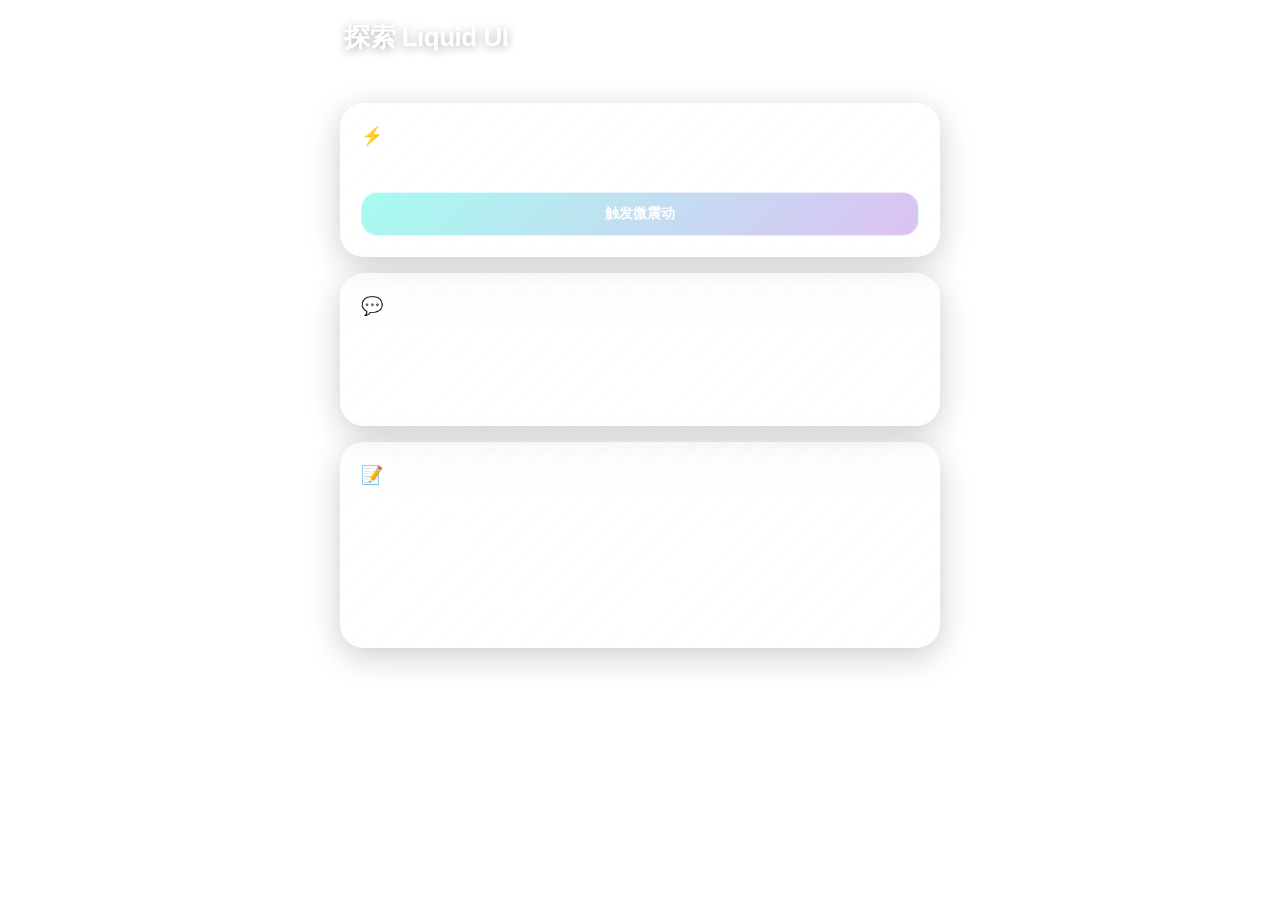
<file: render/renderui.html>
<!DOCTYPE html>
<html lang="zh-CN">
<head>
    <meta charset="UTF-8">
    <meta name="viewport" content="width=device-width, initial-scale=1.0, maximum-scale=1.0, user-scalable=no">
    <title>Render UI - Explore</title>
    <!-- 引入拆分后的 CSS 样式表 -->
    <link rel="stylesheet" href="renderui.css">
</head>
<body>

    <div class="container">
        <!-- 页面头部 -->
        <header class="glass-header">
            <h1>探索 Liquid UI</h1>
            <p>网页与 Compose 液态玻璃容器的无缝融合</p>
        </header>

        <!-- 内容区域 -->
        <main class="content-grid">
            <!-- 1. 硬件交互测试卡片 -->
            <div class="glass-card">
                <h2>⚡ 原生硬件触覚</h2>
                <p>点击下方按钮，跨语言唤起 Android 原生微震动反馈。</p>
                <button class="glass-btn btn-accent" onclick="handleVibrate()">触发微震动</button>
            </div>

            <!-- 2. 原生弹窗测试卡片 -->
            <div class="glass-card">
                <h2>💬 唤起 GlassDialog</h2>
                <p>在 H5 侧异步调用 Android Compose 层的液态玻璃模态弹窗。</p>
                <button class="glass-btn" onclick="handleShowDialog()">唤起原生弹窗</button>
            </div>

            <!-- 3. 互动答题卡片 -->
            <div class="glass-card">
                <h2>📝 测验互动示例</h2>
                <p>完成选择后触发触觉反馈并将结果回传至 App 原生层。</p>
                <div class="quiz-options">
                    <button class="glass-btn option-btn" onclick="submitAnswer('A')">A. Jetpack Compose</button>
                    <button class="glass-btn option-btn" onclick="submitAnswer('B')">B. RenderEffect 高斯模糊</button>
                </div>
            </div>
        </main>
    </div>

    <!-- JS Bridge 桥接脚本 -->
    <script>
        // 1. 封装支持 Promise 的通用 NativeBridge
        const NativeBridge = {
            callbackMap: {},

            call(action, payload = {}) {
                return new Promise((resolve, reject) => {
                    const callbackId = 'cb_' + Date.now() + '_' + Math.floor(Math.random() * 10000);
                    this.callbackMap[callbackId] = { resolve, reject };

                    const message = JSON.stringify({ action, payload, callbackId });

                    if (window.AndroidNative) {
                        window.AndroidNative.postMessage(message);
                    } else {
                        console.warn('AndroidNative 未注入，处于普通浏览器调试模式');
                        // 浏览器本地测试兜底
                        setTimeout(() => resolve({ status: 'mock_ok' }), 200);
                    }
                });
            },

            // 原生执行完毕后回调此函数
            onNativeCallback(callbackId, success, data) {
                if (this.callbackMap[callbackId]) {
                    const { resolve, reject } = this.callbackMap[callbackId];
                    if (success) {
                        resolve(data);
                    } else {
                        reject(data);
                    }
                    delete this.callbackMap[callbackId];
                }
            }
        };

        // 2. 页面业务逻辑
        async function handleVibrate() {
            try {
                await NativeBridge.call('vibrate');
            } catch (e) {
                console.error('震动触发失败:', e);
            }
        }

        async function handleShowDialog() {
            try {
                await NativeBridge.call('showDialog', {
                    title: '来自 HTML 的调用',
                    content: '这是通过 JS Bridge 跨语言调用的 Compose 液态玻璃对话框！'
                });
            } catch (e) {
                console.error('弹窗调用失败:', e);
            }
        }

        async function submitAnswer(option) {
            await handleVibrate();
            await NativeBridge.call('showDialog', {
                title: '提交成功',
                content: `你选择了选项 ${option}，数据已成功传输至 Android 本地。`
            });
        }
    </script>
</body>
</html>
</file>
<file: render/renderui.css>
/* ==========================================================================
   全局重置与透明基底
   ========================================================================== */
* {
    margin: 0;
    padding: 0;
    box-sizing: border-box;
    -webkit-tap-highlight-color: transparent;
}

body {
    font-family: -apple-system, BlinkMacSystemFont, "Segoe UI", Roboto, sans-serif;
    color: #ffffff;
    /* 关键点：全透明背景，透出 Android Compose 底层的动态光斑 */
    background-color: transparent;
    min-height: 100vh;
    padding: 20px 16px 120px 16px; /* 底部 120px 避让悬浮玻璃导航栏 */
    user-select: none;
}

.container {
    max-width: 600px;
    margin: 0 auto;
}

/* ==========================================================================
   头部样式
   ========================================================================== */
.glass-header {
    margin-bottom: 24px;
    padding: 0 4px;
}

.glass-header h1 {
    font-size: 26px;
    font-weight: 700;
    margin-bottom: 6px;
    letter-spacing: -0.5px;
    text-shadow: 0 2px 10px rgba(0, 0, 0, 0.3);
}

.glass-header p {
    font-size: 14px;
    color: rgba(255, 255, 255, 0.7);
}

/* ==========================================================================
   Liquid Glass 玻璃卡片
   ========================================================================== */
.content-grid {
    display: flex;
    flex-direction: column;
    gap: 16px;
}

.glass-card {
    /* 半透明渐变基底 */
    background: linear-gradient(
        135deg,
        rgba(255, 255, 255, 0.16) 0%,
        rgba(255, 255, 255, 0.05) 100%
    );
    /* 浏览器端毛玻璃回退支持 */
    backdrop-filter: blur(20px);
    -webkit-backdrop-filter: blur(20px);
    /* 切面高光微边框 */
    border: 1px solid rgba(255, 255, 255, 0.25);
    border-radius: 24px;
    padding: 20px;
    box-shadow: 0 8px 32px 0 rgba(0, 0, 0, 0.2);
}

.glass-card h2 {
    font-size: 18px;
    font-weight: 600;
    margin-bottom: 8px;
}

.glass-card p {
    font-size: 13px;
    color: rgba(255, 255, 255, 0.75);
    margin-bottom: 16px;
    line-height: 1.5;
}

/* ==========================================================================
   液态玻璃按钮（与 Compose 触控质感对齐）
   ========================================================================== */
.glass-btn {
    width: 100%;
    padding: 12px 18px;
    border-radius: 16px;
    border: 1px solid rgba(255, 255, 255, 0.3);
    background: rgba(255, 255, 255, 0.12);
    color: #ffffff;
    font-size: 14px;
    font-weight: 600;
    cursor: pointer;
    outline: none;
    /* 弹簧回弹平滑过渡 */
    transition: transform 0.18f cubic-bezier(0.175, 0.885, 0.32, 1.275), background 0.2s ease;
}

/* 对应 Compose 的 bounceClick 物理按压效果 */
.glass-btn:active {
    transform: scale(0.93);
    background: rgba(255, 255, 255, 0.22);
}

/* 霓虹高光款按钮 */
.btn-accent {
    background: linear-gradient(
        135deg,
        rgba(0, 245, 212, 0.35) 0%,
        rgba(157, 78, 221, 0.35) 100%
    );
    border: 1px solid rgba(255, 255, 255, 0.6);
}

.quiz-options {
    display: flex;
    flex-direction: column;
    gap: 10px;
}

.option-btn {
    text-align: left;
}
</file>
